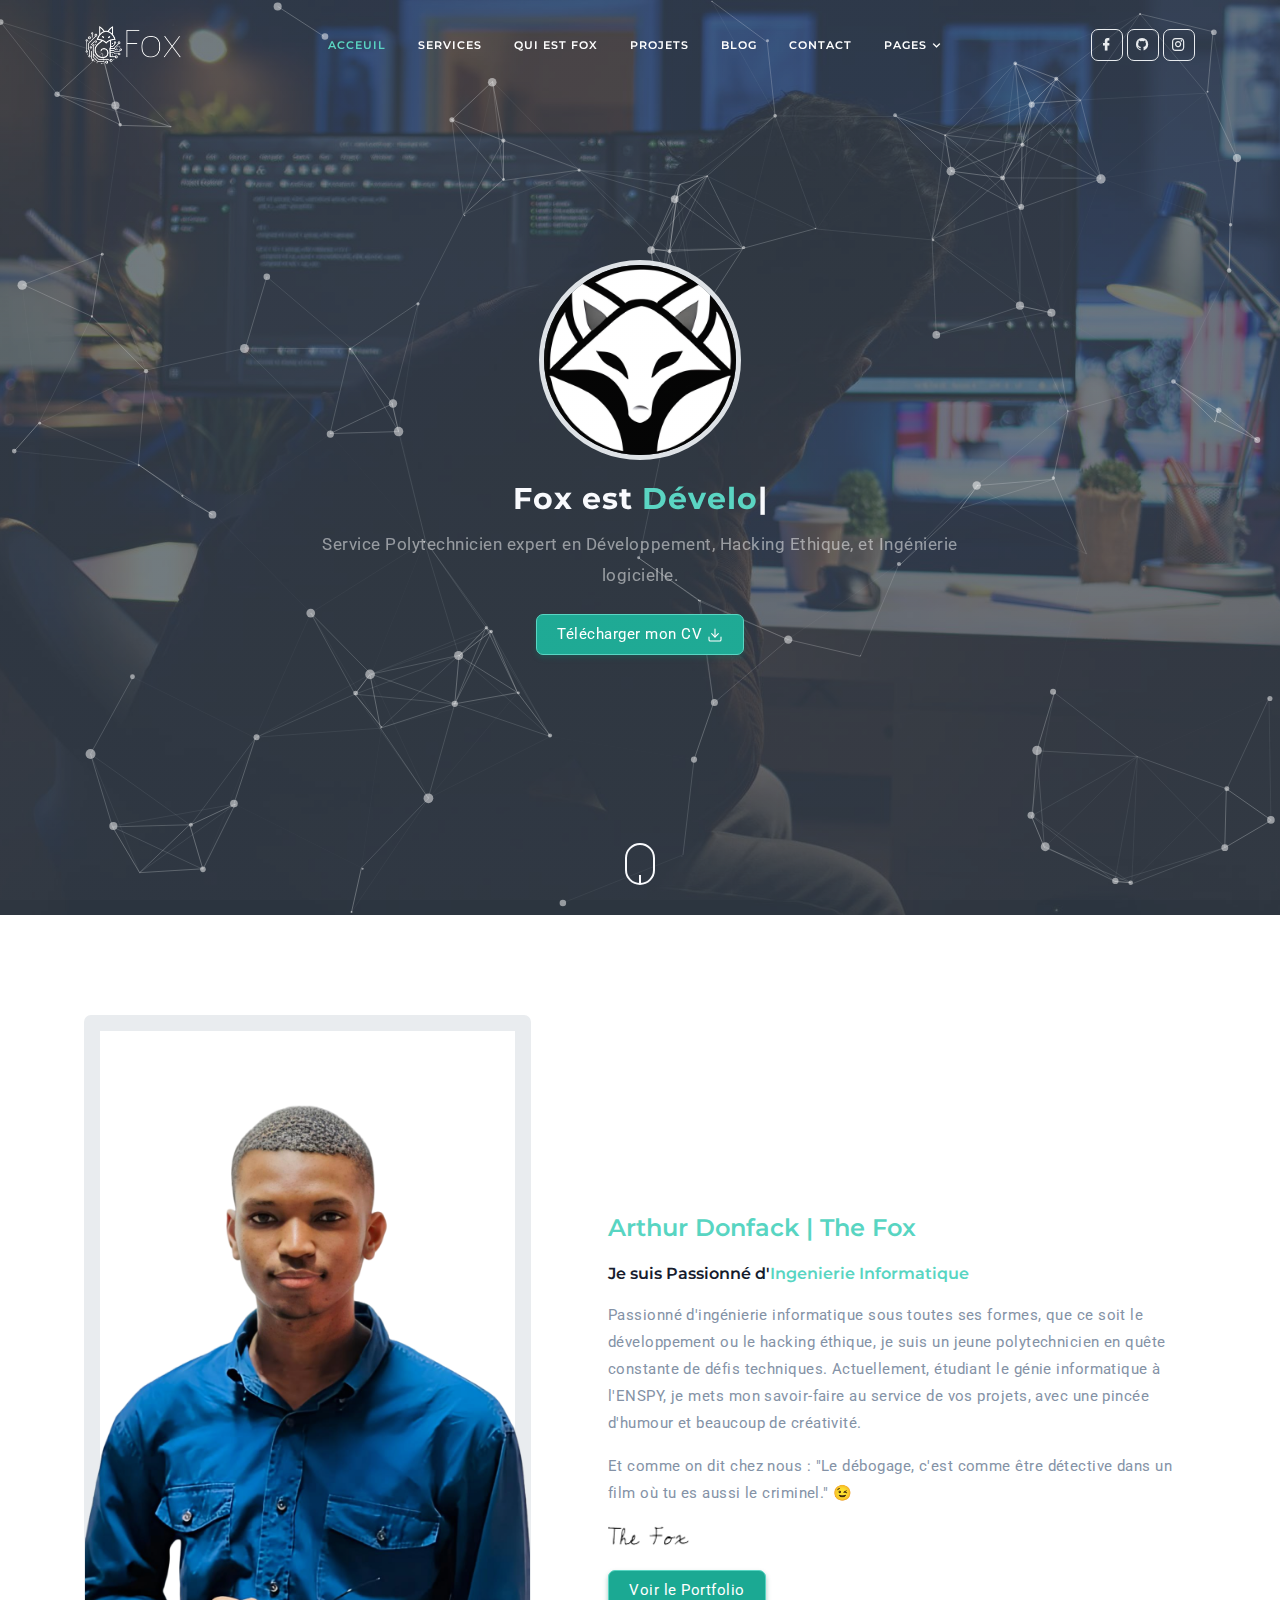
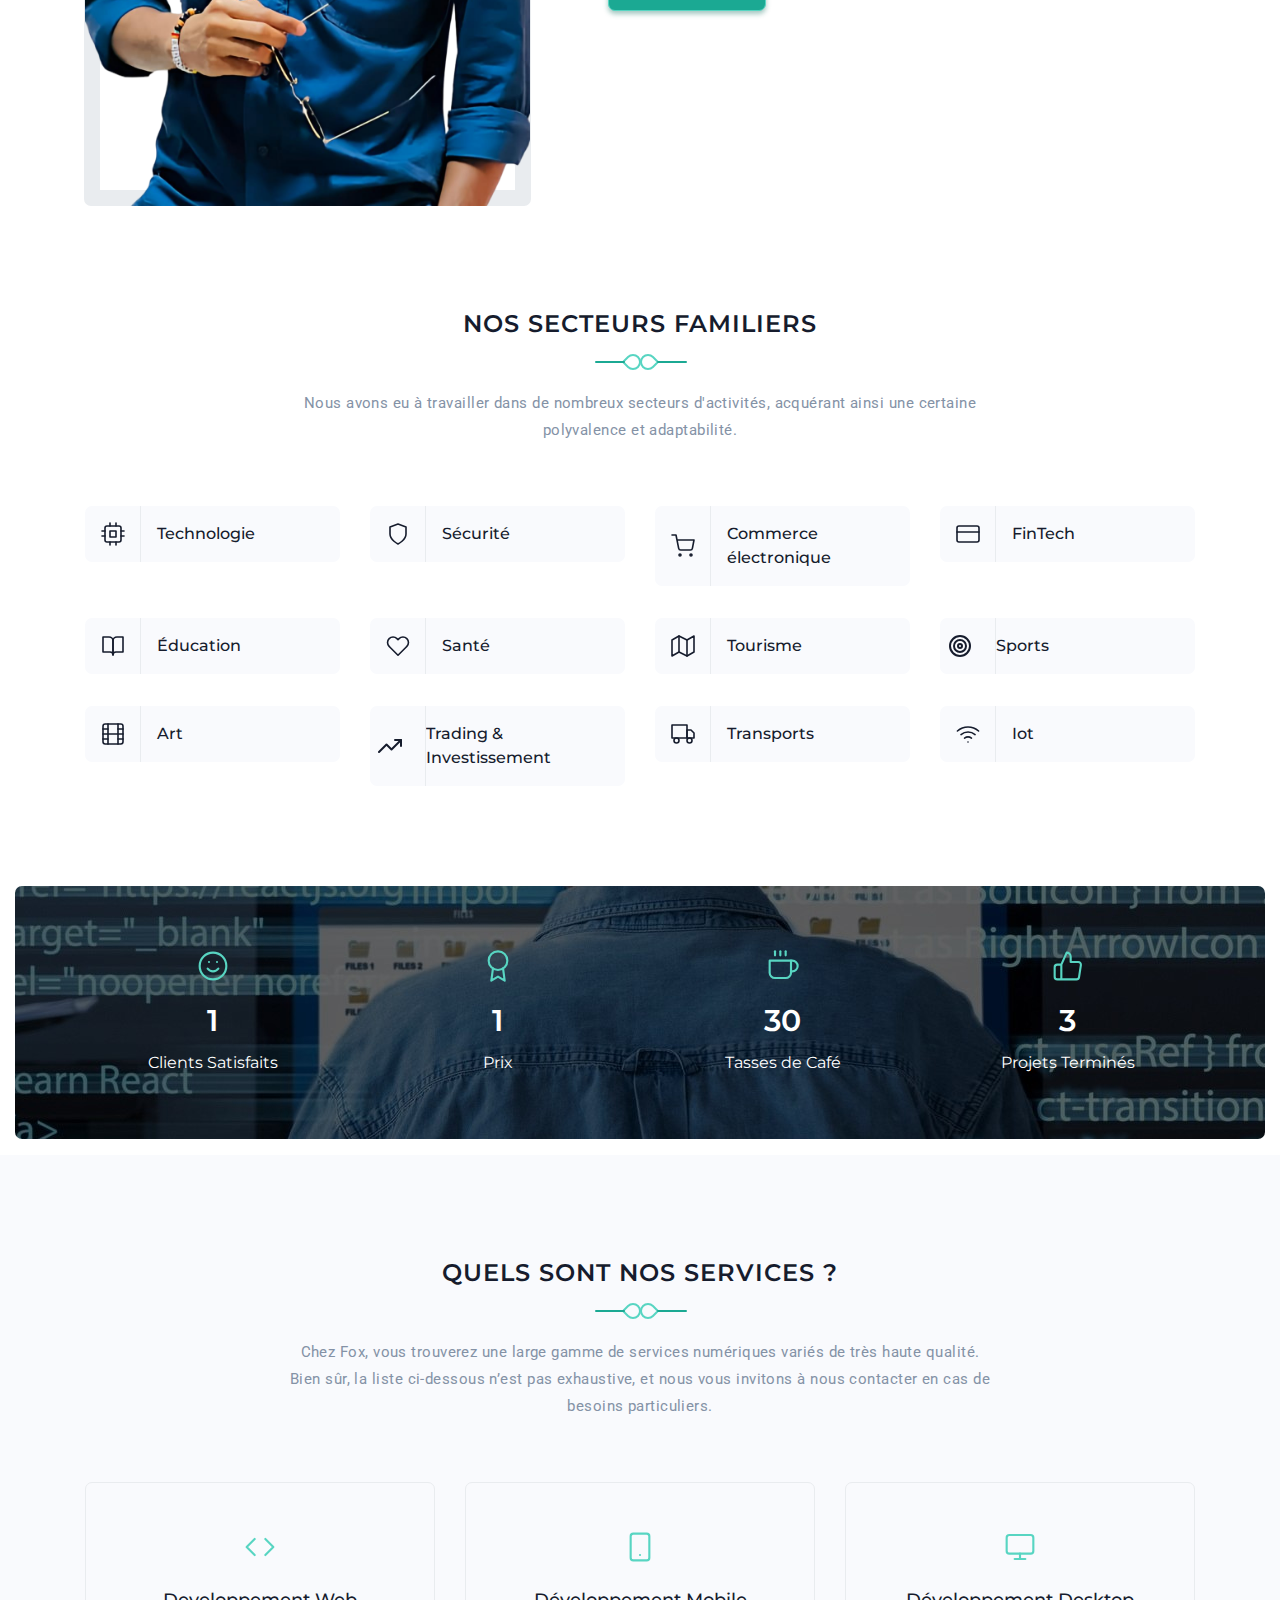
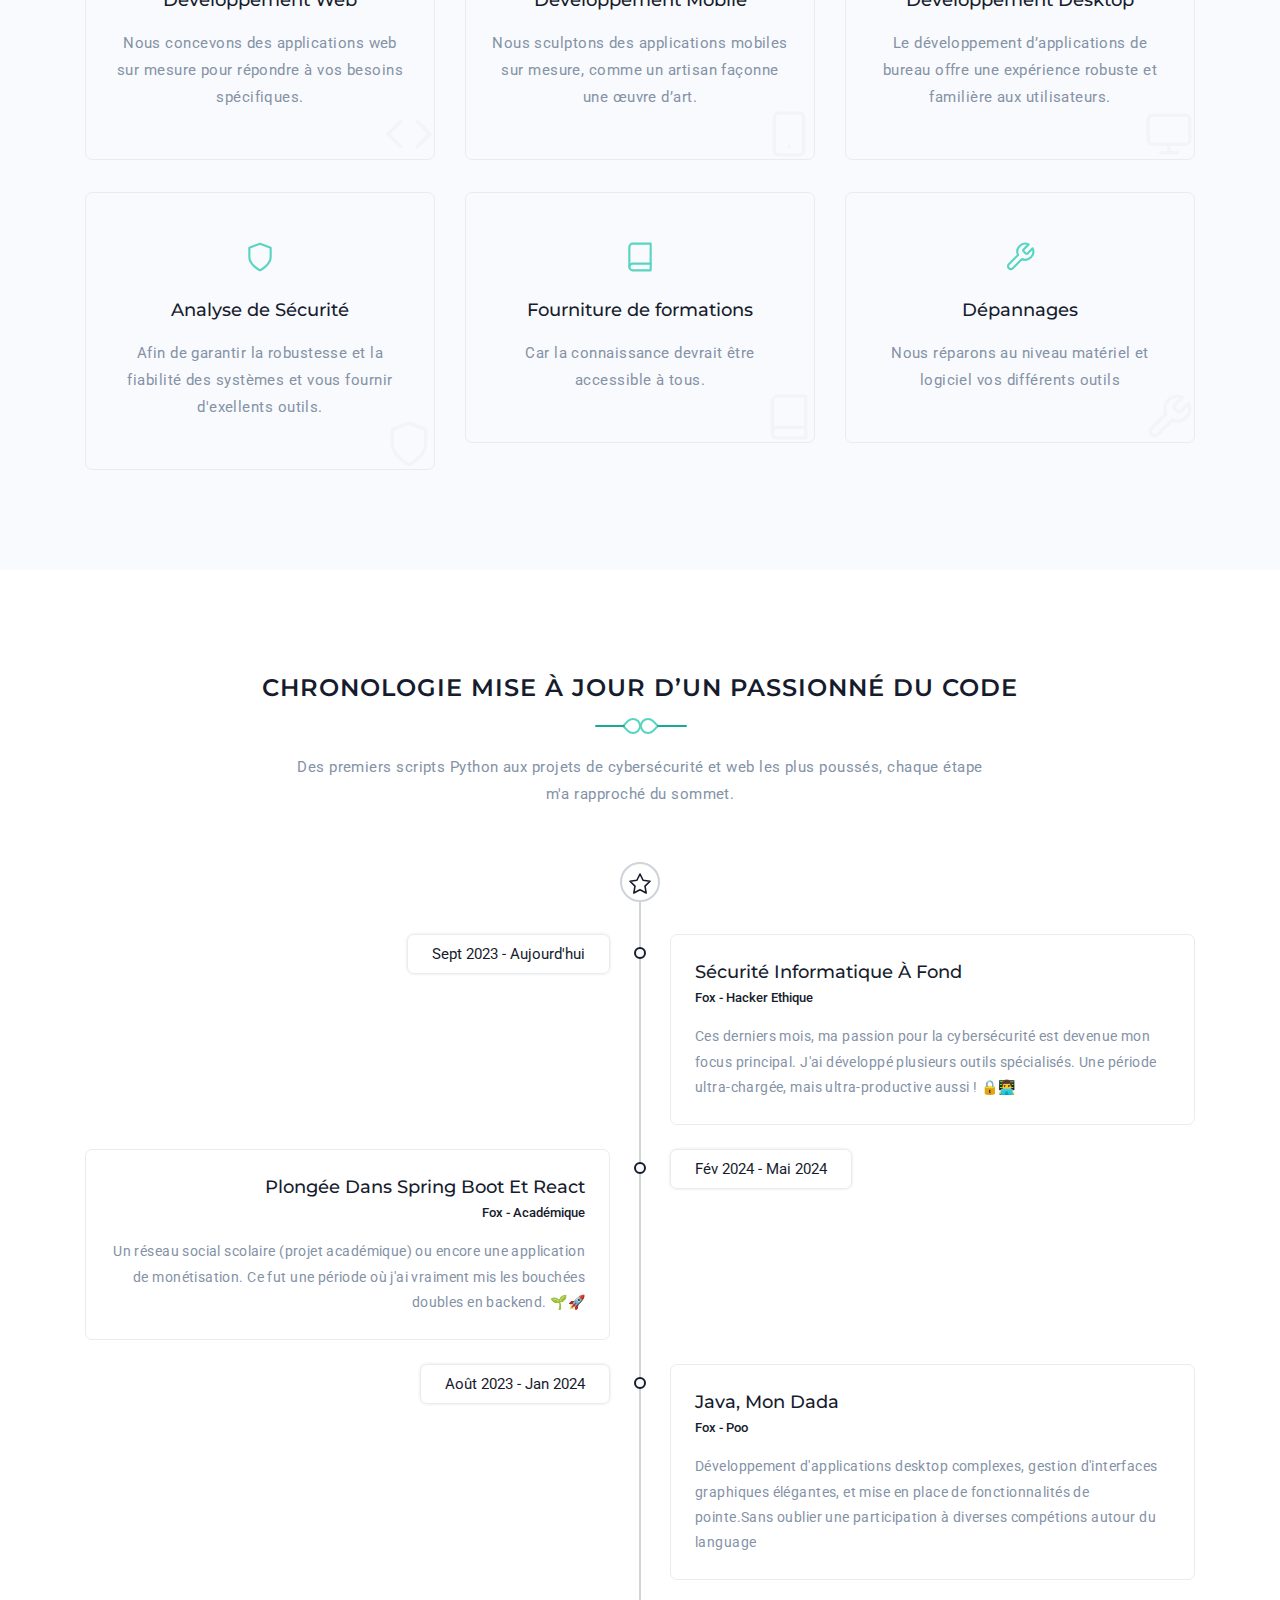
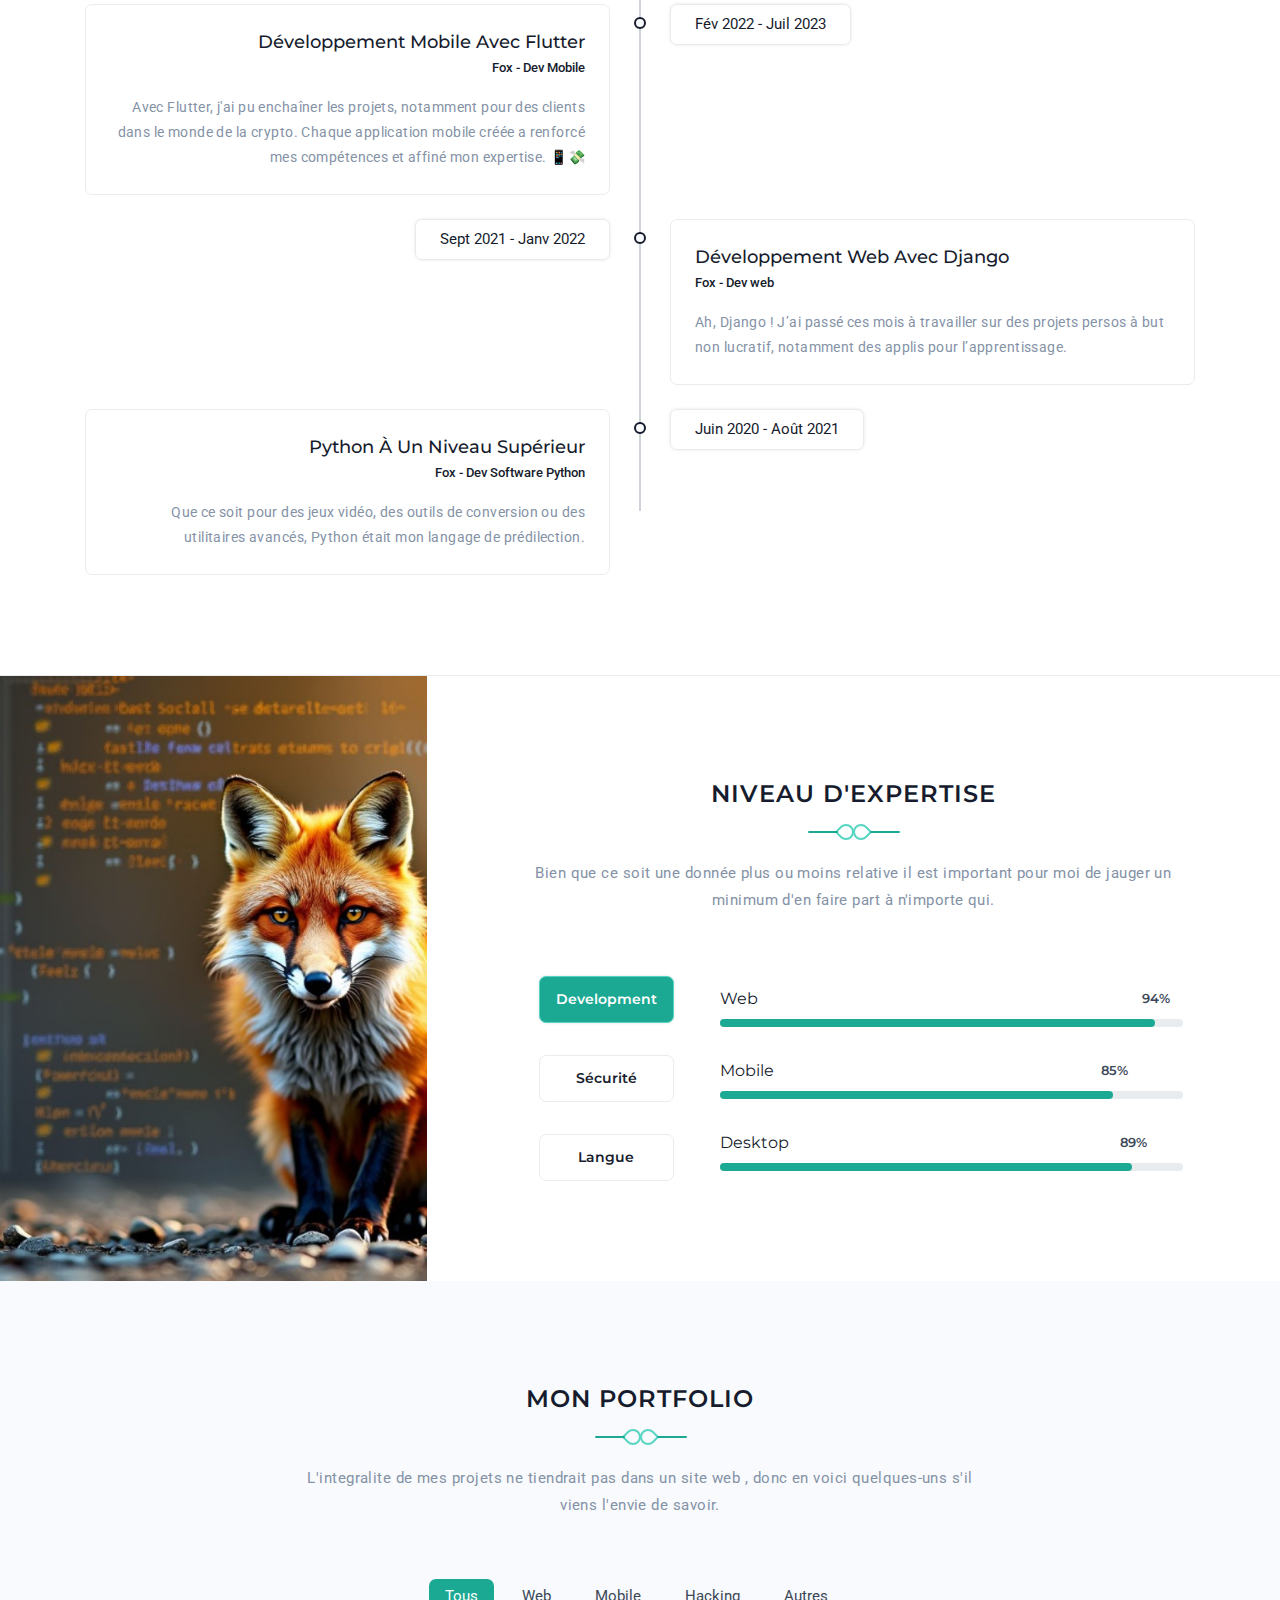
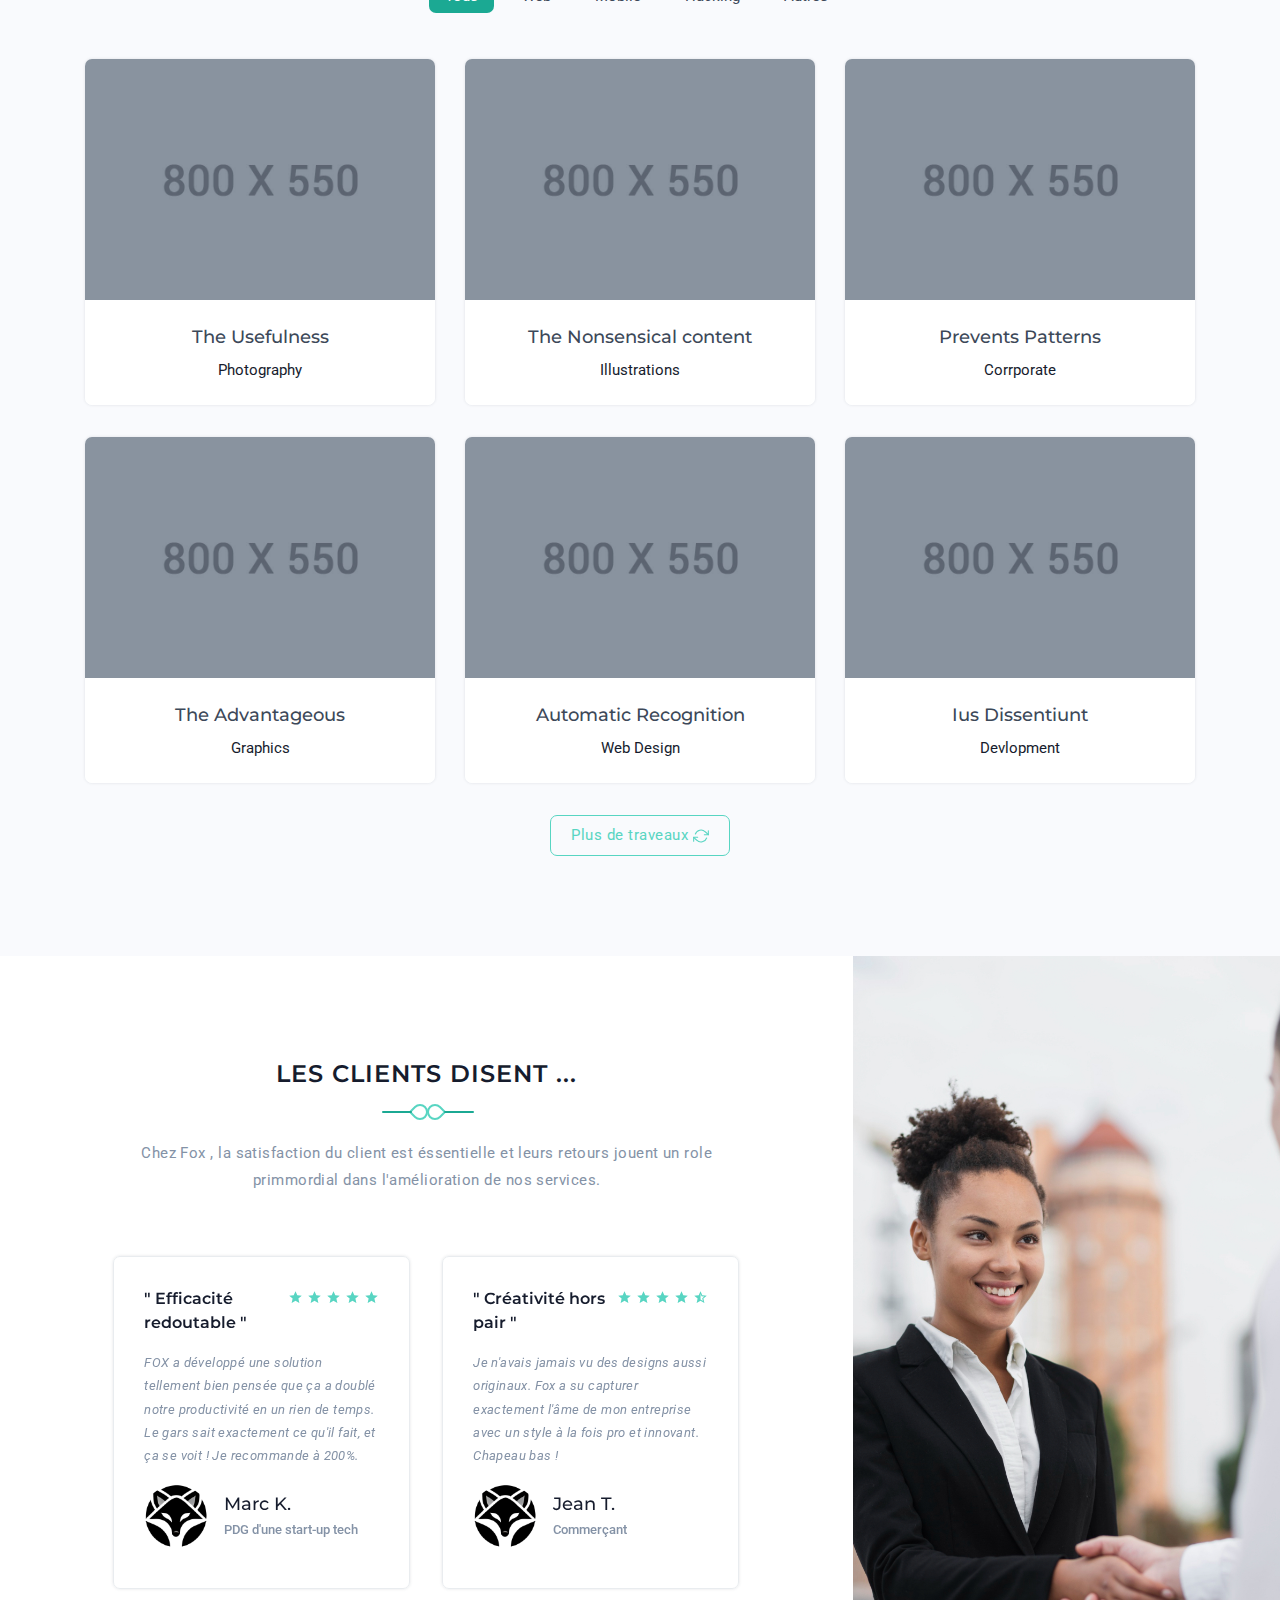
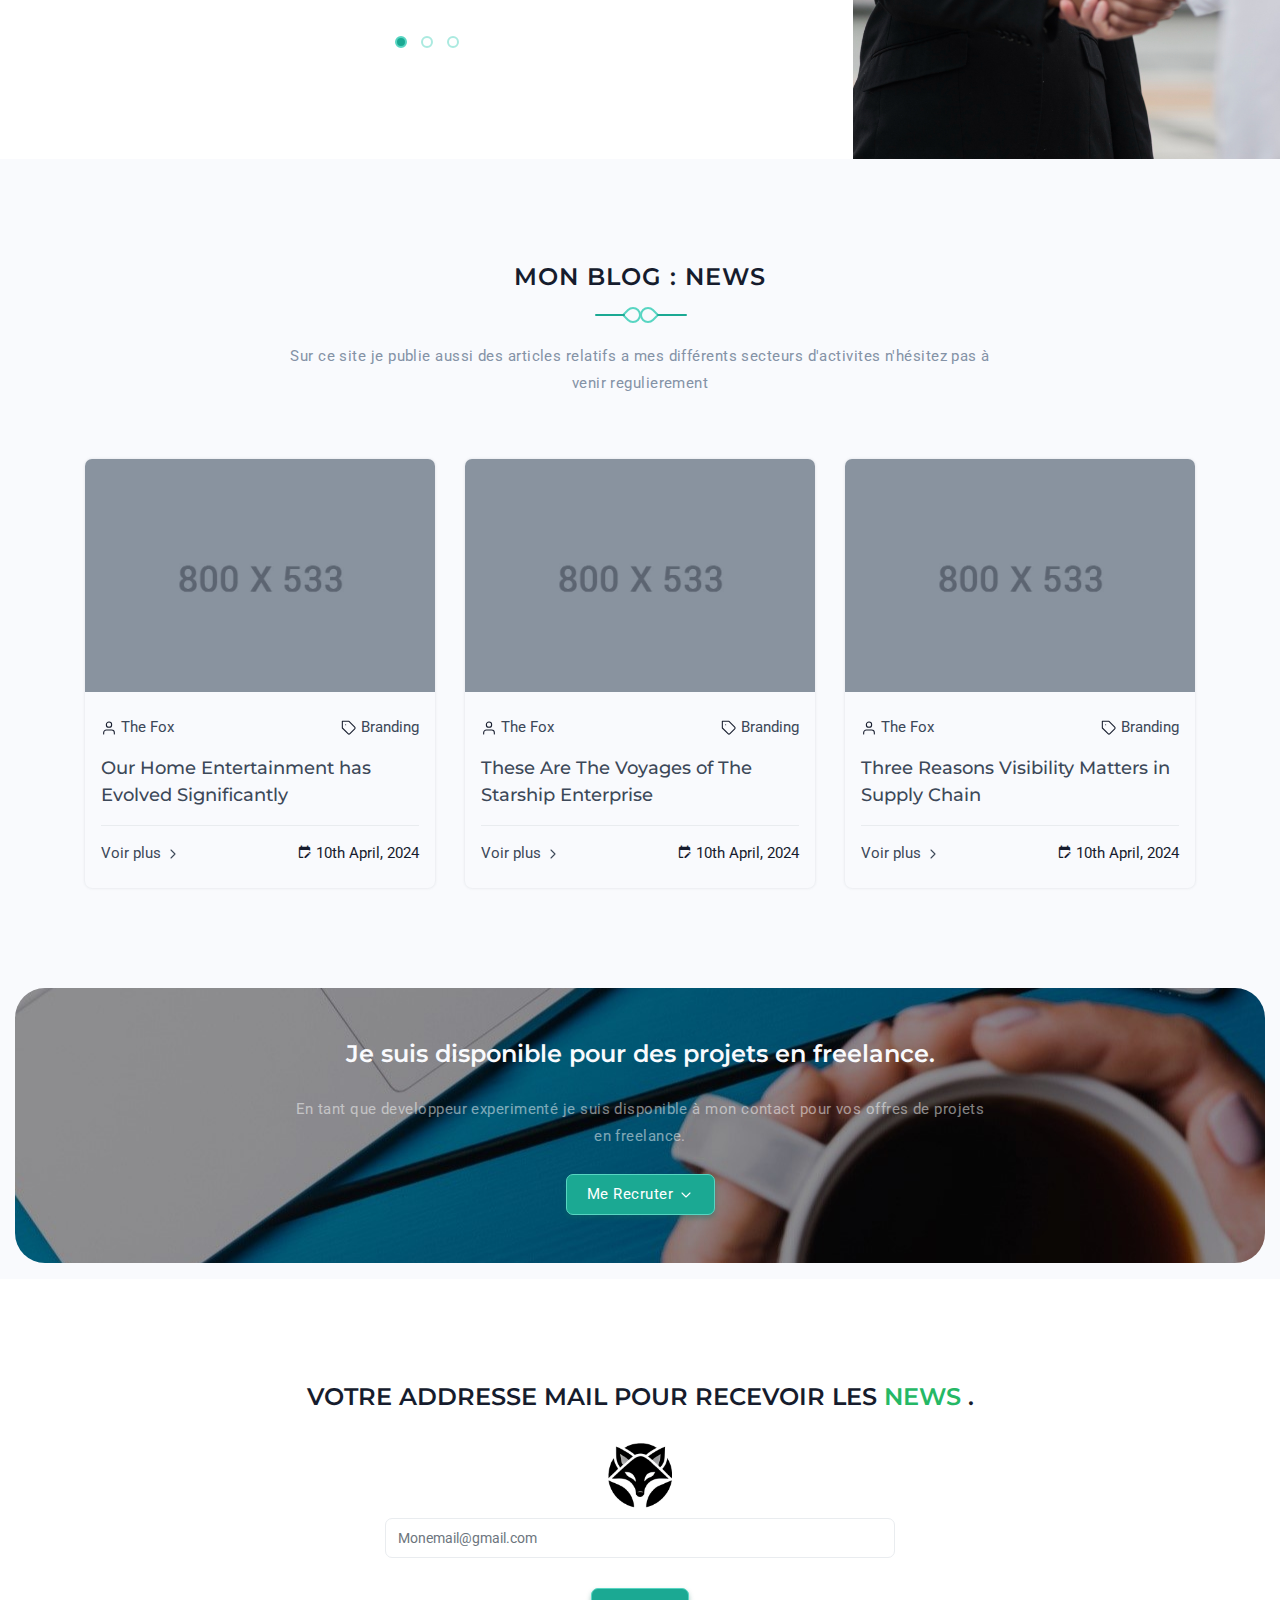
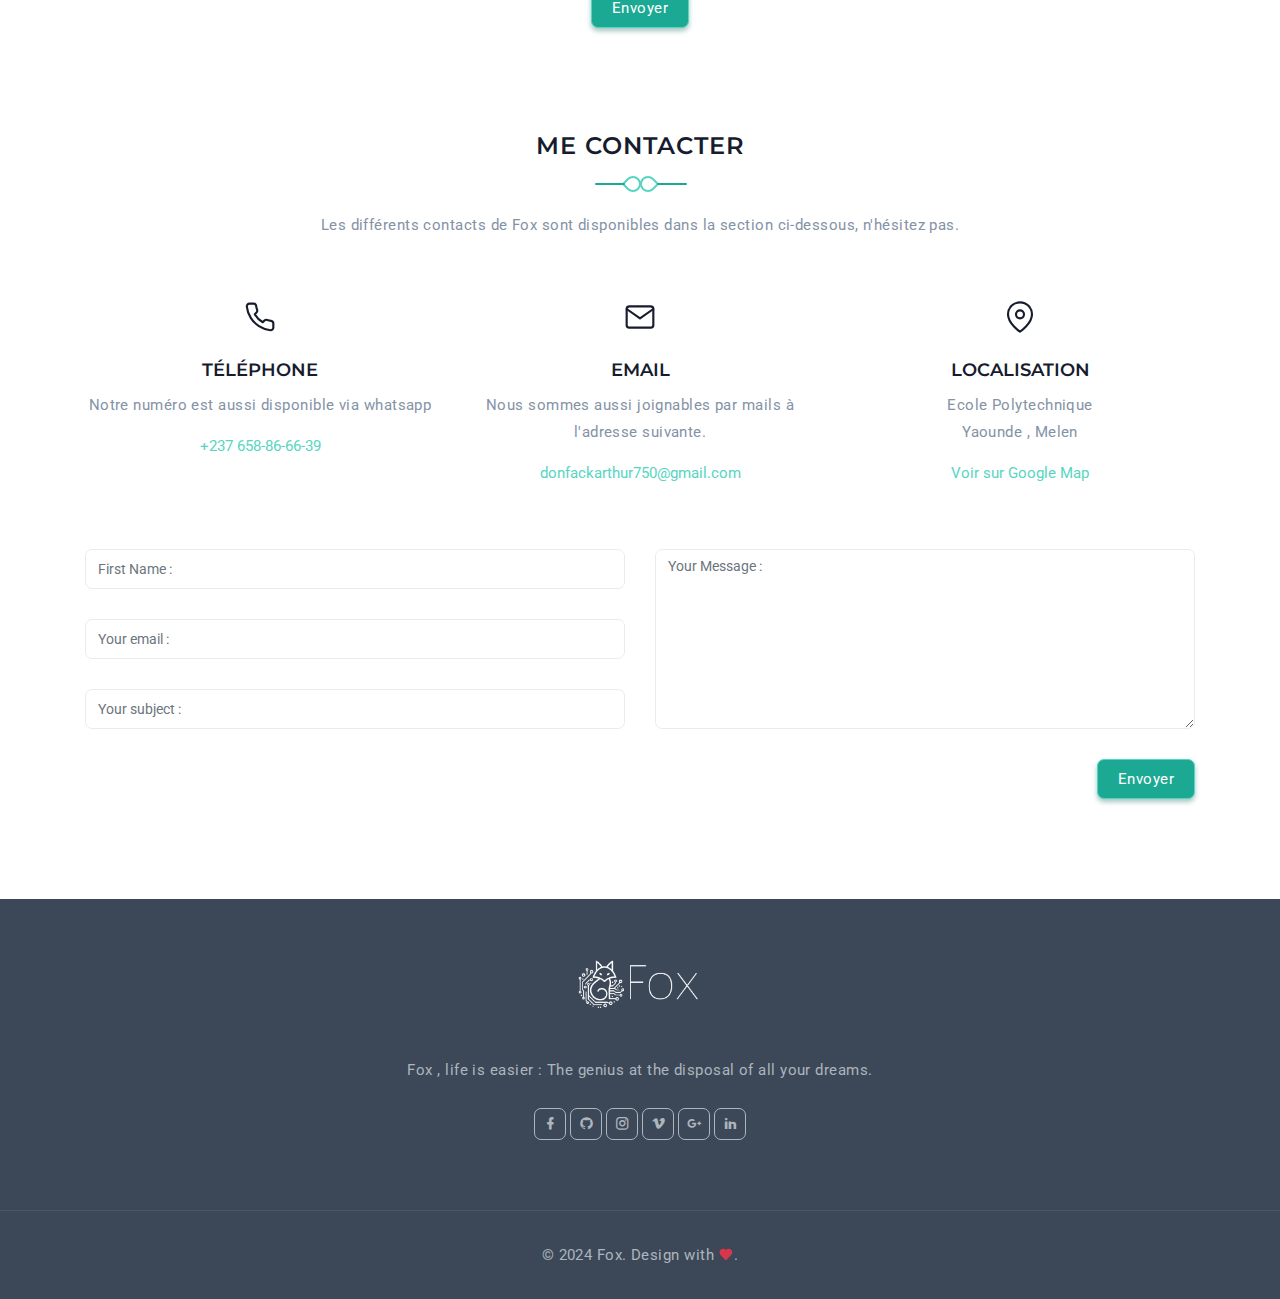
<file: index.html>
<!DOCTYPE html>
<html lang="en">

<head>
    <meta charset="utf-8" />
    <title>Fox - Service d'ingénierie Informatique</title>
    <meta name="viewport" content="width=device-width, initial-scale=1.0" />
    <meta name="description" content="Premium Bootstrap 4 Landing Page Template" />
    <meta name="keywords" content="bootstrap 4, premium, marketing, multipurpose" />
    <meta content="Shreethemes" name="author" />
    <!-- favicon -->
    <link rel="shortcut icon" href="images/favicon.png" />
    <!-- Bootstrap -->
    <link href="css/bootstrap.min.css" rel="stylesheet" type="text/css" />
    <!-- Magnific -->
    <link href="css/magnific-popup.css" rel="stylesheet" type="text/css" />
    <!-- Icon -->
    <link href="css/materialdesignicons.min.css" rel="stylesheet" type="text/css" />

    <!-- SLICK SLIDER -->
    <link rel="stylesheet" href="css/owl.carousel.min.css" />
    <link rel="stylesheet" href="css/owl.theme.css" />
    <link rel="stylesheet" href="css/owl.transitions.css" />
    <!-- Custom Css -->
    <link href="css/style.css" rel="stylesheet" type="text/css" id="theme-opt" />
    <link href="css/colors/default.css" rel="stylesheet" id="color-opt" />
    <link rel="stylesheet"
        href="https://cdn-uicons.flaticon.com/2.5.1/uicons-solid-straight/css/uicons-solid-straight.css" />
</head>

<body>
    <!-- Loader -->
    <div id="preloader">
        <div id="status">
            <div class="logo">
                <img src="images/logo-loader.png" height="150" class="d-block mx-auto" alt="" />
            </div>
            <div class="spinner">
                <div class="bounce1"></div>
                <div class="bounce2"></div>
                <div class="bounce3"></div>
            </div>
        </div>
    </div>
    <!-- Loader -->

    <!-- Navbar Start -->
    <nav class="navbar navbar-expand-lg fixed-top navbar-custom navbar-light sticky">
        <div class="container">
            <a class="navbar-brand" href="#">
                <img src="images/logo-fox-dark.png" class="l-dark" height="40" alt="" />
                <img src="images/logo-fox-light.png" class="l-light" height="40" alt="" />
            </a>
            <button class="navbar-toggler" type="button" data-toggle="collapse" data-target="#navbarCollapse"
                aria-controls="navbarCollapse" aria-expanded="false" aria-label="Toggle navigation">
                <span data-feather="menu" class="fea icon-md"></span></button><!--end button-->

            <div class="collapse navbar-collapse" id="navbarCollapse">
                <ul class="navbar-nav mx-auto">
                    <li class="nav-item active">
                        <a class="nav-link" href="#home">Acceuil</a>
                    </li>
                    <!--end nav item-->
                    <li class="nav-item">
                        <a class="nav-link" href="#services">Services</a>
                    </li>
                    <!--end nav item-->
                    <li class="nav-item">
                        <a class="nav-link" href="#resume">Qui est Fox</a>
                    </li>
                    <!--end nav item-->
                    <li class="nav-item">
                        <a class="nav-link" href="#projects">Projets</a>
                    </li>
                    <!--end nav item-->
                    <li class="nav-item">
                        <a class="nav-link" href="#news">Blog</a>
                    </li>
                    <!--end nav item-->
                    <li class="nav-item">
                        <a class="nav-link" href="#contact">Contact</a>
                    </li>
                    <!--end nav item-->
                    <li class="nav-item dropdown">
                        <a class="nav-link dropdown-toggle" href="javascript:void(0)" id="navbarDropdown" role="button"
                            data-toggle="dropdown" aria-haspopup="true" aria-expanded="false">Pages
                        </a>
                        <div class="dropdown-menu rounded m-0" aria-labelledby="navbarDropdown">
                            <div class="container mx-0 mx-md-0">
                                <div class="row">
                                    <div class="col-md-12">
                                        <a class="dropdown-item" href="page-blog.html">Blog</a>
                                        <a class="dropdown-item" href="page-blog-detail.html">Blog Detail</a>
                                        <a class="dropdown-item" href="page-portfolio.html">Portfolio</a>
                                        <a class="dropdown-item" href="page-portfolio-detail.html">Portfolio Detail</a>
                                    </div>
                                    <!--end col-->
                                </div>
                                <!--end row-->
                            </div>
                            <!--end container-->
                        </div>
                    </li>
                    <!--end nav item-->
                </ul>

                <ul class="list-unstyled mb-0 mt-2 mt-sm-0 social-icon light-social-icon">
                    <li class="list-inline-item">
                        <a href="javascript:void(0)"><i class="mdi mdi-facebook"></i></a>
                    </li>
                    <li class="list-inline-item">
                        <a href="javascript:void(0)"><i class="mdi mdi-github-circle"></i></a>
                    </li>
                    <li class="list-inline-item">
                        <a href="javascript:void(0)"><i class="mdi mdi-instagram"></i></a>
                    </li>
                </ul>
            </div>
        </div>
        <!--end container-->
    </nav>
    <!--end navbar-->
    <!-- Navbar End -->

    <!-- HOME START-->
    <section class="bg-home d-table w-100" style="background-image: url('images/home/bg2.jpg')" id="home">
        <div class="bg-overlay"></div>
        <div class="container position-relative" style="z-index: 1">
            <div class="row mt-5 mt-sm-0 justify-content-center">
                <div class="col-lg-12 text-center">
                    <div class="title-heading">
                        <img src="images/home/hero.jpg" class="img-fluid rounded-circle" alt="" />
                        <h3 class="heading text-light title-dark mt-3">
                            Fox est
                            <span class="element text-primary"
                                data-elements="Développeur Mobile, Développeur Web, Hacker Ethique, Développeur Software"></span>
                        </h3>
                        <p class="para-desc mx-auto text-white-50">
                            Service Polytechnicien expert en Développement, Hacking Ethique,
                            et Ingénierie logicielle.
                        </p>
                        <div class="mt-4">
                            <a href="javascript:void(0)" class="btn btn-primary rounded">Télécharger mon CV
                                <i data-feather="download" class="fea icon-sm"></i></a>
                        </div>
                    </div>
                </div>
                <!--end col-->
            </div>
            <!--end row-->
        </div>
        <!--end container-->
        <a href="#about" data-scroll-nav="1" class="mouse-icon mouse-icon-white rounded-pill bg-transparent mouse-down">
            <span class="wheel position-relative d-block mover"></span>
        </a>
    </section>
    <!--end section-->
    <!-- HOME END-->

    <!-- About Start -->
    <section class="section pb-3" id="about">
        <div class="container">
            <div class="row align-items-center">
                <div class="col-lg-5 col-md-5">
                    <div class="about-hero">
                        <img src="images/meFox.png" class="img-fluid mx-auto d-block about-tween position-relative"
                            alt="" />
                    </div>
                </div>
                <!--end col-->

                <div class="col-lg-7 col-md-7 mt-4 pt-2 mt-sm-0 pt-sm-0">
                    <div class="section-title mb-0 ml-lg-5 ml-md-3">
                        <h4 class="title text-primary mb-3">Arthur Donfack | The Fox</h4>
                        <h6 class="designation mb-3">
                            Je suis Passionné d'<span class="text-primary">Ingenierie Informatique</span>
                        </h6>
                        <p class="text-muted">
                            Passionné d'ingénierie informatique sous toutes ses formes, que
                            ce soit le développement ou le hacking éthique, je suis un jeune
                            polytechnicien en quête constante de défis techniques.
                            Actuellement, étudiant le génie informatique à l'ENSPY, je mets
                            mon savoir-faire au service de vos projets, avec une pincée
                            d'humour et beaucoup de créativité.
                        </p>
                        <p class="text-muted">
                            Et comme on dit chez nous : "Le débogage, c'est comme être
                            détective dans un film où tu es aussi le criminel." 😉
                        </p>

                        <img src="images/signature.png" height="22" alt="" />
                        <div class="mt-4">
                            <a href="#projects" class="btn btn-primary mouse-down">Voir le Portfolio</a>
                        </div>
                    </div>
                </div>
                <!--end col-->
            </div>
            <!--end row-->
        </div>
        <!--end container-->

        <div class="container mt-100 mt-60">
            <div class="row justify-content-center">
                <div class="col-12 text-center">
                    <div class="section-title">
                        <div class="titles">
                            <h4 class="title title-line text-uppercase mb-4 pb-4">
                                Nos Secteurs Familiers
                            </h4>
                            <span></span>
                        </div>
                        <p class="text-muted mx-auto para-desc mb-0">
                            Nous avons eu à travailler dans de nombreux secteurs
                            d'activités, acquérant ainsi une certaine polyvalence et
                            adaptabilité.
                        </p>
                    </div>
                </div>
                <!--end col-->
            </div>
            <!--end row-->
            <div class="row">
                <div class="col-lg-3 col-md-4 col-12 mt-4 pt-2">
                    <div class="interests-desc bg-light position-relative px-2 py-3 rounded">
                        <div class="hobbies d-flex align-items-center">
                            <div class="text-center rounded-pill mr-4">
                                <i data-feather="cpu" class="icon fea icon-md-sm"></i>
                            </div>
                            <div class="content">
                                <h6 class="title mb-0">Technologie</h6>
                            </div>
                        </div>
                    </div>
                </div>
                <!--end col-->

                <div class="col-lg-3 col-md-4 col-12 mt-4 pt-2">
                    <div class="interests-desc bg-light position-relative px-2 py-3 rounded">
                        <div class="hobbies d-flex align-items-center">
                            <div class="text-center rounded-pill mr-4">
                                <i data-feather="shield" class="icon fea icon-md-sm"></i>
                            </div>
                            <div class="content">
                                <h6 class="title mb-0">Sécurité</h6>
                            </div>
                        </div>
                    </div>
                </div>
                <!--end col-->

                <div class="col-lg-3 col-md-4 col-12 mt-4 pt-2">
                    <div class="interests-desc bg-light position-relative px-2 py-3 rounded">
                        <div class="hobbies d-flex align-items-center">
                            <div class="text-center rounded-pill mr-4">
                                <b data-feather="shopping-cart" class="icon fea icon-md-sm">$</b>
                            </div>
                            <div class="content">
                                <h6 class="title mb-0">Commerce électronique</h6>
                            </div>
                        </div>
                    </div>
                </div>
                <!--end col-->

                <div class="col-lg-3 col-md-4 col-12 mt-4 pt-2">
                    <div class="interests-desc bg-light position-relative px-2 py-3 rounded">
                        <div class="hobbies d-flex align-items-center">
                            <div class="text-center rounded-pill mr-4">
                                <i data-feather="credit-card" class="icon fea icon-md-sm"></i>
                            </div>
                            <div class="content">
                                <h6 class="title mb-0">FinTech</h6>
                            </div>
                        </div>
                    </div>
                </div>
                <!--end col-->

                <div class="col-lg-3 col-md-4 col-12 mt-4 pt-2">
                    <div class="interests-desc bg-light position-relative px-2 py-3 rounded">
                        <div class="hobbies d-flex align-items-center">
                            <div class="text-center rounded-pill mr-4">
                                <i data-feather="book-open" class="icon fea icon-md-sm"></i>
                            </div>
                            <div class="content">
                                <h6 class="title mb-0">Éducation</h6>
                            </div>
                        </div>
                    </div>
                </div>
                <!--end col-->

                <div class="col-lg-3 col-md-4 col-12 mt-4 pt-2">
                    <div class="interests-desc bg-light position-relative px-2 py-3 rounded">
                        <div class="hobbies d-flex align-items-center">
                            <div class="text-center rounded-pill mr-4">
                                <i data-feather="heart" class="icon fea icon-md-sm"></i>
                            </div>
                            <div class="content">
                                <h6 class="title mb-0">Santé</h6>
                            </div>
                        </div>
                    </div>
                </div>
                <!--end col-->

                <div class="col-lg-3 col-md-4 col-12 mt-4 pt-2">
                    <div class="interests-desc bg-light position-relative px-2 py-3 rounded">
                        <div class="hobbies d-flex align-items-center">
                            <div class="text-center rounded-pill mr-4">
                                <i data-feather="map" class="icon fea icon-md-sm"></i>
                            </div>
                            <div class="content">
                                <h6 class="title mb-0">Tourisme</h6>
                            </div>
                        </div>
                    </div>
                </div>
                <!--end col-->

                <div class="col-lg-3 col-md-4 col-12 mt-4 pt-2">
                    <div class="interests-desc bg-light position-relative px-2 py-3 rounded">
                        <div class="hobbies d-flex align-items-center">
                            <div class="text-center rounded-pill mr-4">
                                <i data-feather="target" class="fi fi-sr-arrow-trend-up"></i>
                            </div>
                            <div class="content">
                                <h6 class="title mb-0">Sports</h6>
                            </div>
                        </div>
                    </div>
                </div>
                <!--end col-->

                <div class="col-lg-3 col-md-4 col-12 mt-4 pt-2">
                    <div class="interests-desc bg-light position-relative px-2 py-3 rounded">
                        <div class="hobbies d-flex align-items-center">
                            <div class="text-center rounded-pill mr-4">
                                <i data-feather="film" class="icon fea icon-md-sm"></i>
                            </div>
                            <div class="content">
                                <h6 class="title mb-0">Art</h6>
                            </div>
                        </div>
                    </div>
                </div>
                <!--end col-->

                <div class="col-lg-3 col-md-4 col-12 mt-4 pt-2">
                    <div class="interests-desc bg-light position-relative px-2 py-3 rounded">
                        <div class="hobbies d-flex align-items-center">
                            <div class="text-center rounded-pill mr-4">
                                <i data-feather="trending-up" class="fi fi-sr-arrow-trend-up"></i>
                            </div>
                            <div class="content">
                                <h6 class="title mb-0">Trading & Investissement</h6>
                            </div>
                        </div>
                    </div>
                </div>
                <!--end col-->

                <div class="col-lg-3 col-md-4 col-12 mt-4 pt-2">
                    <div class="interests-desc bg-light position-relative px-2 py-3 rounded">
                        <div class="hobbies d-flex align-items-center">
                            <div class="text-center rounded-pill mr-4">
                                <i data-feather="truck" class="icon fea icon-md-sm"></i>
                            </div>
                            <div class="content">
                                <h6 class="title mb-0">Transports</h6>
                            </div>
                        </div>
                    </div>
                </div>
                <!--end col-->

                <div class="col-lg-3 col-md-4 col-12 mt-4 pt-2">
                    <div class="interests-desc bg-light position-relative px-2 py-3 rounded">
                        <div class="hobbies d-flex align-items-center">
                            <div class="text-center rounded-pill mr-4">
                                <i data-feather="wifi" class="icon fea icon-md-sm"></i>
                            </div>
                            <div class="content">
                                <h6 class="title mb-0">Iot</h6>
                            </div>
                        </div>
                    </div>
                </div>
                <!--end col-->
            </div>
        </div>
        <!--end container-->

        <div class="container-fluid mt-100 mt-60">
            <div class="rounded py-md-5 py-4" style="background: url('images/bg-counter2.jpg') center center">
                <div class="container">
                    <div class="row" id="counter">
                        <div class="col-lg-3 col-6">
                            <div class="counter-box rounded py-3 text-center">
                                <div class="counter-icon">
                                    <i data-feather="smile" class="fea icon-md text-primary"></i>
                                </div>
                                <h3 class="counter-value mt-3 text-white title-dark" data-count="35">
                                    1
                                </h3>
                                <h6 class="counter-head font-weight-normal mb-0 text-white title-dark">
                                    Clients Satisfaits
                                </h6>
                            </div>
                            <!--end counter box-->
                        </div>
                        <!--end col-->

                        <div class="col-lg-3 col-6">
                            <div class="counter-box rounded py-3 text-center">
                                <div class="counter-icon">
                                    <i data-feather="award" class="fea icon-md text-primary"></i>
                                </div>
                                <h3 class="counter-value mt-3 text-white title-dark" data-count="3">
                                    1
                                </h3>
                                <h6 class="counter-head font-weight-normal mb-0 text-white title-dark">
                                    Prix
                                </h6>
                            </div>
                            <!--end counter box-->
                        </div>
                        <!--end col-->

                        <div class="col-lg-3 col-6">
                            <div class="counter-box rounded py-3 text-center">
                                <div class="counter-icon">
                                    <i data-feather="coffee" class="fea icon-md text-primary"></i>
                                </div>
                                <h3 class="counter-value mt-3 text-white title-dark" data-count="3001">
                                    30
                                </h3>
                                <h6 class="counter-head font-weight-normal mb-0 text-white title-dark">
                                    Tasses de Café
                                </h6>
                            </div>
                            <!--end counter box-->
                        </div>
                        <!--end col-->

                        <div class="col-lg-3 col-6">
                            <div class="counter-box rounded py-3 text-center">
                                <div class="counter-icon">
                                    <i data-feather="thumbs-up" class="fea icon-md text-primary"></i>
                                </div>
                                <h3 class="counter-value mt-3 text-white title-dark" data-count="41">
                                    3
                                </h3>
                                <h6 class="counter-head font-weight-normal mb-0 text-white title-dark">
                                    Projets Terminés
                                </h6>
                            </div>
                            <!--end counter box-->
                        </div>
                        <!--end col-->
                    </div>
                    <!--end row-->
                </div>
                <!--end container-->
            </div>
            <!--end div-->
        </div>
        <!--end container fluid-->
    </section>
    <!-- About end -->

    <!-- Services Start -->
    <section class="section bg-light" id="services">
        <div class="container">
            <div class="row justify-content-center">
                <div class="col-12 text-center">
                    <div class="section-title">
                        <div class="titles">
                            <h4 class="title title-line text-uppercase mb-4 pb-4">
                                Quels sont nos Services ?
                            </h4>
                            <span></span>
                        </div>
                        <p class="text-muted mx-auto para-desc mb-0">
                            Chez Fox, vous trouverez une large gamme de services numériques
                            variés de très haute qualité. Bien sûr, la liste ci-dessous
                            n’est pas exhaustive, et nous vous invitons à nous contacter en
                            cas de besoins particuliers.
                        </p>
                    </div>
                </div>
                <!--end col-->
            </div>
            <!--end row-->

            <div class="row">
                <div class="col-lg-4 col-md-6 col-12 mt-4 pt-2">
                    <div
                        class="service-wrapper rounded position-relative text-center border border-footer p-4 pt-5 pb-5">
                        <div class="icon text-primary">
                            <i data-feather="code" class="fea icon-md"></i>
                        </div>
                        <div class="content mt-4">
                            <h5 class="title">Developpement Web</h5>
                            <p class="text-muted mt-3 mb-0">
                                Nous concevons des applications web sur mesure pour répondre à
                                vos besoins spécifiques.
                            </p>
                        </div>
                        <div class="big-icon">
                            <i data-feather="code" class="fea icons"></i>
                        </div>
                    </div>
                </div>
                <!--end col-->

                <div class="col-lg-4 col-md-6 col-12 mt-4 pt-2">
                    <div
                        class="service-wrapper rounded position-relative text-center border border-footer p-4 pt-5 pb-5">
                        <div class="icon text-primary">
                            <i data-feather="smartphone" class="fea icon-md"></i>
                        </div>
                        <div class="content mt-4">
                            <h5 class="title">Développement Mobile</h5>
                            <p class="text-muted mt-3 mb-0">
                                Nous sculptons des applications mobiles sur mesure, comme un
                                artisan façonne une œuvre d’art.
                            </p>
                        </div>
                        <div class="big-icon">
                            <i data-feather="smartphone" class="fea icons"></i>
                        </div>
                    </div>
                </div>
                <!--end col-->

                <div class="col-lg-4 col-md-6 col-12 mt-4 pt-2">
                    <div
                        class="service-wrapper rounded position-relative text-center border border-footer p-4 pt-5 pb-5">
                        <div class="icon text-primary">
                            <i data-feather="monitor" class="fea icon-md"></i>
                        </div>
                        <div class="content mt-4">
                            <h5 class="title">Développement Desktop</h5>
                            <p class="text-muted mt-3 mb-0">
                                Le développement d’applications de bureau offre une expérience
                                robuste et familière aux utilisateurs.
                            </p>
                        </div>
                        <div class="big-icon">
                            <i data-feather="monitor" class="fea icons"></i>
                        </div>
                    </div>
                </div>
                <!--end col-->

                <div class="col-lg-4 col-md-6 col-12 mt-4 pt-2">
                    <div
                        class="service-wrapper rounded position-relative text-center border border-footer p-4 pt-5 pb-5">
                        <div class="icon text-primary">
                            <i data-feather="shield" class="fea icon-md"></i>
                        </div>
                        <div class="content mt-4">
                            <h5 class="title">Analyse de Sécurité</h5>
                            <p class="text-muted mt-3 mb-0">
                                Afin de garantir la robustesse et la fiabilité des systèmes et
                                vous fournir d'exellents outils.
                            </p>
                        </div>
                        <div class="big-icon">
                            <i data-feather="shield" class="fea icons"></i>
                        </div>
                    </div>
                </div>
                <!--end col-->

                <div class="col-lg-4 col-md-6 col-12 mt-4 pt-2">
                    <div
                        class="service-wrapper rounded position-relative text-center border border-footer p-4 pt-5 pb-5">
                        <div class="icon text-primary">
                            <i data-feather="book" class="fea icon-md"></i>
                        </div>
                        <div class="content mt-4">
                            <h5 class="title">Fourniture de formations</h5>
                            <p class="text-muted mt-3 mb-0">
                                Car la connaissance devrait être accessible à tous.
                            </p>
                        </div>
                        <div class="big-icon">
                            <i data-feather="book" class="fea icons"></i>
                        </div>
                    </div>
                </div>
                <!--end col-->

                <div class="col-lg-4 col-md-6 col-12 mt-4 pt-2">
                    <div
                        class="service-wrapper rounded position-relative text-center border border-footer p-4 pt-5 pb-5">
                        <div class="icon text-primary">
                            <i data-feather="tool" class="fea icon-md"></i>
                        </div>
                        <div class="content mt-4">
                            <h5 class="title">Dépannages</h5>
                            <p class="text-muted mt-3 mb-0">
                                Nous réparons au niveau matériel et logiciel vos différents
                                outils
                            </p>
                        </div>
                        <div class="big-icon">
                            <i data-feather="tool" class="fea icons"></i>
                        </div>
                    </div>
                </div>
                <!--end col-->
            </div>
            <!--end row-->
        </div>
        <!--end container-->
    </section>
    <!-- Services End -->

    <!-- Resume Start -->
    <section class="section" id="resume">
        <div class="container">
            <div class="row justify-content-center">
                <div class="col-12 text-center">
                    <div class="section-title">
                        <div class="titles">
                            <h4 class="title title-line text-uppercase mb-4 pb-4">
                                Chronologie mise à jour d’un Passionné du Code
                            </h4>
                            <span></span>
                        </div>
                        <p class="text-muted mx-auto para-desc mb-0">
                            Des premiers scripts Python aux projets de cybersécurité et web
                            les plus poussés, chaque étape m'a rapproché du sommet.
                        </p>
                    </div>
                </div>
                <!--end col-->
            </div>
            <!--end row-->

            <div class="row">
                <div class="col-12">
                    <div class="main-icon rounded-pill text-center mt-4 pt-2">
                        <i data-feather="star" class="fea icon-md-sm"></i>
                    </div>
                    <div class="timeline-page pt-2 position-relative">
                        <div class="timeline-item mt-4">
                            <div class="row">
                                <div class="col-lg-6 col-md-6 col-sm-6">
                                    <div
                                        class="duration date-label-left border rounded p-2 pl-4 pr-4 position-relative shadow text-left">
                                        Sept 2023 - Aujourd'hui
                                    </div>
                                </div>
                                <!--end col-->
                                <div class="col-lg-6 col-md-6 col-sm-6">
                                    <div class="event event-description-right rounded p-4 border float-left text-left">
                                        <h5 class="title mb-0 text-capitalize">
                                            Sécurité Informatique à Fond
                                        </h5>
                                        <small class="company">Fox - Hacker Ethique</small>
                                        <p class="timeline-subtitle mt-3 mb-0 text-muted">
                                            Ces derniers mois, ma passion pour la cybersécurité est
                                            devenue mon focus principal. J'ai développé plusieurs
                                            outils spécialisés. Une période ultra-chargée, mais
                                            ultra-productive aussi ! 🔒👨‍💻
                                        </p>
                                    </div>
                                </div>
                                <!--end col-->
                            </div>
                            <!--end row-->
                        </div>
                        <!--end timeline item-->

                        <div class="timeline-item mt-4">
                            <div class="row">
                                <div class="col-lg-6 col-md-6 col-sm-6 order-sm-1 order-2">
                                    <div class="event event-description-left rounded p-4 border float-left text-right">
                                        <h5 class="title mb-0 text-capitalize">
                                            Plongée dans Spring Boot et React
                                        </h5>
                                        <small class="company">Fox - Académique</small>
                                        <p class="timeline-subtitle mt-3 mb-0 text-muted">
                                            Un réseau social scolaire (projet académique) ou encore
                                            une application de monétisation. Ce fut une période où
                                            j'ai vraiment mis les bouchées doubles en backend. 🌱🚀
                                        </p>
                                    </div>
                                </div>
                                <!--end col-->
                                <div class="col-lg-6 col-md-6 col-sm-6 order-sm-2 order-1">
                                    <div
                                        class="duration duration-right rounded border p-2 pl-4 pr-4 position-relative shadow text-left">
                                        Fév 2024 - Mai 2024
                                    </div>
                                </div>
                                <!--end col-->
                            </div>
                            <!--end row-->
                        </div>
                        <!--end timeline item-->

                        <div class="timeline-item mt-4">
                            <div class="row">
                                <div class="col-lg-6 col-md-6 col-sm-6">
                                    <div
                                        class="duration date-label-left border rounded p-2 pl-4 pr-4 position-relative shadow text-left">
                                        Août 2023 - Jan 2024
                                    </div>
                                </div>
                                <!--end col-->
                                <div class="col-lg-6 col-md-6 col-sm-6">
                                    <div class="event event-description-right rounded p-4 border float-left text-left">
                                        <h5 class="title mb-0 text-capitalize">Java, mon dada</h5>
                                        <small class="company">Fox - Poo</small>
                                        <p class="timeline-subtitle mt-3 mb-0 text-muted">
                                            Développement d'applications desktop complexes, gestion
                                            d'interfaces graphiques élégantes, et mise en place de
                                            fonctionnalités de pointe.Sans oublier une participation
                                            à diverses compétions autour du language
                                        </p>
                                    </div>
                                </div>
                                <!--end col-->
                            </div>
                            <!--end row-->
                        </div>
                        <!--end timeline item-->

                        <div class="timeline-item mt-4">
                            <div class="row">
                                <div class="col-lg-6 col-md-6 col-sm-6 order-sm-1 order-2">
                                    <div class="event event-description-left rounded p-4 border float-left text-right">
                                        <h5 class="title mb-0 text-capitalize">
                                            Développement Mobile avec Flutter
                                        </h5>
                                        <small class="company">Fox - Dev Mobile</small>
                                        <p class="timeline-subtitle mt-3 mb-0 text-muted">
                                            Avec Flutter, j'ai pu enchaîner les projets, notamment
                                            pour des clients dans le monde de la crypto. Chaque
                                            application mobile créée a renforcé mes compétences et
                                            affiné mon expertise. 📱💸
                                        </p>
                                    </div>
                                </div>
                                <!--end col-->
                                <div class="col-lg-6 col-md-6 col-sm-6 order-sm-2 order-1">
                                    <div
                                        class="duration duration-right rounded border p-2 pl-4 pr-4 position-relative shadow text-left">
                                        Fév 2022 - Juil 2023
                                    </div>
                                </div>
                                <!--end col-->
                            </div>
                            <!--end row-->
                        </div>
                        <!--end timeline item-->

                        <div class="timeline-item mt-4">
                            <div class="row">
                                <div class="col-lg-6 col-md-6 col-sm-6">
                                    <div
                                        class="duration date-label-left border rounded p-2 pl-4 pr-4 position-relative shadow text-left">
                                        Sept 2021 - Janv 2022
                                    </div>
                                </div>
                                <!--end col-->
                                <div class="col-lg-6 col-md-6 col-sm-6">
                                    <div class="event event-description-right rounded p-4 border float-left text-left">
                                        <h5 class="title mb-0 text-capitalize">
                                            Développement Web avec Django
                                        </h5>
                                        <small class="company">Fox - Dev web</small>
                                        <p class="timeline-subtitle mt-3 mb-0 text-muted">
                                            Ah, Django ! J’ai passé ces mois à travailler sur des
                                            projets persos à but non lucratif, notamment des applis
                                            pour l’apprentissage.
                                        </p>
                                    </div>
                                </div>
                                <!--end col-->
                            </div>
                            <!--end row-->
                        </div>
                        <!--end timeline item-->
                        <div class="timeline-item mt-4">
                            <div class="row">
                                <div class="col-lg-6 col-md-6 col-sm-6 order-sm-1 order-2">
                                    <div class="event event-description-left rounded p-4 border float-left text-right">
                                        <h5 class="title mb-0 text-capitalize">
                                            Python à un Niveau Supérieur
                                        </h5>
                                        <small class="company">Fox - Dev Software Python</small>
                                        <p class="timeline-subtitle mt-3 mb-0 text-muted">
                                            Que ce soit pour des jeux vidéo, des outils de
                                            conversion ou des utilitaires avancés, Python était mon
                                            langage de prédilection.
                                        </p>
                                    </div>
                                </div>
                                <!--end col-->
                                <div class="col-lg-6 col-md-6 col-sm-6 order-sm-2 order-1">
                                    <div
                                        class="duration duration-right rounded border p-2 pl-4 pr-4 position-relative shadow text-left">
                                        Juin 2020 - Août 2021
                                    </div>
                                </div>
                                <!--end col-->
                            </div>
                            <!--end row-->
                        </div>
                        <!--end timeline item-->
                    </div>
                    <!--end timeline page-->
                    <!-- TIMELINE END -->
                </div>
                <!--end col-->
            </div>
            <!--end row-->
        </div>
        <!--end container-->
    </section>
    <!--end section-->
    <!-- Skill End -->

    <!-- Skill & CTA START -->
    <section class="cta-full border-top">
        <div class="container-fluid">
            <div class="row position-relative">
                <div class="col-lg-4 padding-less img" style="background-image: url('images/ThePageSkill.jpg')"
                    data-jarallax='{"speed": 0.5}'></div>
                <!-- end col -->
                <div class="col-lg-8 offset-lg-4">
                    <div class="cta-full-img-box">
                        <div class="row justify-content-center">
                            <div class="col-12 text-center">
                                <div class="section-title">
                                    <div class="titles">
                                        <h4 class="title title-line text-uppercase mb-4 pb-4">
                                            Niveau D'expertise
                                        </h4>
                                        <span></span>
                                    </div>
                                    <p class="text-muted mx-auto para-desc mb-0">
                                        Bien que ce soit une donnée plus ou moins relative il est
                                        important pour moi de jauger un minimum d'en faire part à
                                        n'importe qui.
                                    </p>
                                </div>
                            </div>
                            <!--end col-->
                        </div>
                        <!--end row-->

                        <div class="row align-items-center">
                            <div class="col-lg-3 col-md-4 col-12">
                                <ul class="nav nav-pills flex-column px-0" id="pills-tab" role="tablist">
                                    <li class="nav-item mt-4 pt-2">
                                        <a class="nav-link rounded active" id="pills-cloud-tab" data-toggle="pill"
                                            href="#pills-cloud" role="tab" aria-controls="pills-cloud"
                                            aria-selected="false">
                                            <div class="skill-container text-center pt-1 pb-1">
                                                <h6 class="title mb-0">Development</h6>
                                            </div>
                                        </a><!--end nav link-->
                                    </li>
                                    <!--end nav item-->

                                    <li class="nav-item mt-4 pt-2">
                                        <a class="nav-link rounded" id="pills-smart-tab" data-toggle="pill"
                                            href="#pills-smart" role="tab" aria-controls="pills-smart"
                                            aria-selected="false">
                                            <div class="skill-container text-center pt-1 pb-1">
                                                <h6 class="title mb-0">Sécurité</h6>
                                            </div>
                                        </a><!--end nav link-->
                                    </li>
                                    <!--end nav item-->

                                    <li class="nav-item mt-4 pt-2">
                                        <a class="nav-link rounded" id="pills-apps-tab" data-toggle="pill"
                                            href="#pills-apps" role="tab" aria-controls="pills-apps"
                                            aria-selected="false">
                                            <div class="skill-container text-center pt-1 pb-1">
                                                <h6 class="title mb-0">Langue</h6>
                                            </div>
                                        </a><!--end nav link-->
                                    </li>
                                    <!--end nav item-->
                                </ul>
                                <!--end nav pills-->
                            </div>
                            <!--end col-->

                            <div class="col-lg-9 col-md-8 col-12">
                                <div class="tab-content pl-lg-4" id="pills-tabContent">
                                    <div class="tab-pane fade show active" id="pills-cloud" role="tabpanel"
                                        aria-labelledby="pills-cloud-tab">
                                        <div class="progress-box mt-4 pt-2">
                                            <h6 class="font-weight-normal">Web</h6>
                                            <div class="progress">
                                                <div class="progress-bar position-relative bg-primary"
                                                    style="width: 94%">
                                                    <div class="progress-value d-block text-dark h6">
                                                        94%
                                                    </div>
                                                </div>
                                            </div>
                                        </div>
                                        <!--end process box-->
                                        <div class="progress-box mt-4 pt-2">
                                            <h6 class="font-weight-normal">Mobile</h6>
                                            <div class="progress">
                                                <div class="progress-bar position-relative bg-primary"
                                                    style="width: 85%">
                                                    <div class="progress-value d-block text-dark h6">
                                                        85%
                                                    </div>
                                                </div>
                                            </div>
                                        </div>
                                        <!--end process box-->
                                        <div class="progress-box mt-4 pt-2">
                                            <h6 class="font-weight-normal">Desktop</h6>
                                            <div class="progress">
                                                <div class="progress-bar position-relative bg-primary"
                                                    style="width: 89%">
                                                    <div class="progress-value d-block text-dark h6">
                                                        89%
                                                    </div>
                                                </div>
                                            </div>
                                        </div>
                                        <!--end process box-->
                                    </div>
                                    <!--end teb pane-->

                                    <div class="tab-pane fade" id="pills-smart" role="tabpanel"
                                        aria-labelledby="pills-smart-tab">
                                        <div class="progress-box mt-4 pt-2">
                                            <h6 class="font-weight-normal">Conception D'outils</h6>
                                            <div class="progress">
                                                <div class="progress-bar position-relative bg-primary"
                                                    style="width: 74%">
                                                    <div class="progress-value d-block text-dark h6">
                                                        74%
                                                    </div>
                                                </div>
                                            </div>
                                        </div>
                                        <!--end process box-->
                                        <div class="progress-box mt-4 pt-2">
                                            <h6 class="font-weight-normal">Tests</h6>
                                            <div class="progress">
                                                <div class="progress-bar position-relative bg-primary"
                                                    style="width: 85%">
                                                    <div class="progress-value d-block text-dark h6">
                                                        85%
                                                    </div>
                                                </div>
                                            </div>
                                        </div>
                                        <!--end process box-->
                                        <div class="progress-box mt-4 pt-2">
                                            <h6 class="font-weight-normal">Protection</h6>
                                            <div class="progress">
                                                <div class="progress-bar position-relative bg-primary"
                                                    style="width: 99%">
                                                    <div class="progress-value d-block text-dark h6">
                                                        99%
                                                    </div>
                                                </div>
                                            </div>
                                        </div>
                                        <!--end process box-->
                                    </div>
                                    <!--end teb pane-->

                                    <div class="tab-pane fade" id="pills-apps" role="tabpanel"
                                        aria-labelledby="pills-apps-tab">
                                        <div class="progress-box mt-4 pt-2">
                                            <h6 class="font-weight-normal">Français</h6>
                                            <div class="progress">
                                                <div class="progress-bar position-relative bg-primary"
                                                    style="width: 99%">
                                                    <div class="progress-value d-block text-dark h6">
                                                        99%
                                                    </div>
                                                </div>
                                            </div>
                                        </div>
                                        <!--end process box-->
                                        <div class="progress-box mt-4 pt-2">
                                            <h6 class="font-weight-normal">Anglais - Oral</h6>
                                            <div class="progress">
                                                <div class="progress-bar position-relative bg-primary"
                                                    style="width: 50%">
                                                    <div class="progress-value d-block text-dark h6">
                                                        50%
                                                    </div>
                                                </div>
                                            </div>
                                        </div>
                                        <div class="progress-box mt-4 pt-2">
                                            <h6 class="font-weight-normal">Anglais - Ecrit</h6>
                                            <div class="progress">
                                                <div class="progress-bar position-relative bg-primary"
                                                    style="width: 80%">
                                                    <div class="progress-value d-block text-dark h6">
                                                        80%
                                                    </div>
                                                </div>
                                            </div>
                                        </div>
                                    </div>
                                    <!--end teb pane-->
                                </div>
                                <!--end tab content-->
                            </div>
                            <!--end col-->
                        </div>
                        <!-- end row -->
                    </div>
                    <!-- end about detail -->
                </div>
                <!-- end col -->
            </div>
            <!--end row-->
        </div>
        <!--end container fluid-->
    </section>
    <!--end section-->
    <!-- Skill & CTA End -->

    <!-- Projects End -->
    <section class="section bg-light" id="projects">
        <div class="container">
            <div class="row justify-content-center">
                <div class="col-12 text-center">
                    <div class="section-title">
                        <div class="titles">
                            <h4 class="title title-line text-uppercase mb-4 pb-4">
                                Mon PortFolio
                            </h4>
                            <span></span>
                        </div>
                        <p class="text-muted mx-auto para-desc mb-0">
                            L'integralite de mes projets ne tiendrait pas dans un site web ,
                            donc en voici quelques-uns s'il viens l'envie de savoir.
                        </p>
                    </div>
                </div>
                <!--end col-->
            </div>
            <!--end row-->
        </div>

        <div class="container">
            <div class="row mt-4 pt-2">
                <div class="col-lg-12">
                    <ul class="portfolioFilter text-center mb-0 list-unstyled">
                        <li class="list-inline-item mb-3">
                            <a href="#" data-filter="*" class="active text-dark mr-2 py-2 px-3 rounded">Tous</a>
                        </li>
                        <li class="list-inline-item mb-3">
                            <a href="#" data-filter=".natural" class="text-dark mr-2 py-2 px-3 rounded">Web</a>
                        </li>
                        <li class="list-inline-item mb-3">
                            <a href="#" data-filter=".creative" class="text-dark mr-2 py-2 px-3 rounded">Mobile</a>
                        </li>
                        <li class="list-inline-item mb-3">
                            <a href="#" data-filter=".personal" class="text-dark mr-2 py-2 px-3 rounded">Hacking</a>
                        </li>
                        <li class="list-inline-item mb-3">
                            <a href="#" data-filter=".photography" class="text-dark mr-2 py-2 px-3 rounded">Autres</a>
                        </li>
                    </ul>
                </div>
                <!--end col-->
            </div>
            <!--end row-->

            <div class="portfolioContainer row">
                <div class="col-lg-4 col-md-6 mt-4 pt-2 natural personal">
                    <div class="portfolio-box rounded shadow position-relative overflow-hidden">
                        <div class="portfolio-box-img position-relative overflow-hidden">
                            <img src="images/portfolio/1.jpg" class="img-fluid" alt="member-image" />
                            <div class="overlay-work">
                                <div class="work-content text-center">
                                    <a href="images/portfolio/1.jpg"
                                        class="text-light work-icon bg-dark d-inline-block rounded-pill mfp-image"><i
                                            data-feather="camera" class="fea icon-sm image-icon"></i></a>
                                </div>
                            </div>
                        </div>
                        <div class="gallary-title py-4 text-center">
                            <h5>
                                <a href="page-portfolio-detail.html" class="title text-dark">The Usefulness</a>
                            </h5>
                            <span>Photography</span>
                        </div>
                    </div>
                </div>
                <!--end col-->

                <div class="col-lg-4 col-md-6 mt-4 pt-2 creative personal photography">
                    <div class="portfolio-box rounded shadow position-relative overflow-hidden">
                        <div class="portfolio-box-img position-relative overflow-hidden">
                            <img src="images/portfolio/2.jpg" class="img-fluid" alt="member-image" />
                            <div class="overlay-work">
                                <div class="work-content text-center">
                                    <a href="http://vimeo.com/287684225"
                                        class="play-btn video-play-icon text-light work-icon bg-dark d-inline-block rounded-pill"><i
                                            data-feather="video" class="fea icon-sm image-icon"></i></a>
                                </div>
                            </div>
                        </div>
                        <div class="gallary-title py-4 text-center">
                            <h5>
                                <a href="page-portfolio-detail.html" class="title text-dark">The Nonsensical content</a>
                            </h5>
                            <span>Illustrations</span>
                        </div>
                    </div>
                </div>
                <!--end col-->

                <div class="col-lg-4 col-md-6 mt-4 pt-2 natural creative">
                    <div class="portfolio-box rounded shadow position-relative overflow-hidden">
                        <div class="portfolio-box-img position-relative overflow-hidden">
                            <img src="images/portfolio/4.jpg" class="img-fluid" alt="member-image" />
                            <div class="overlay-work">
                                <div class="work-content text-center">
                                    <a href="images/portfolio/4.jpg"
                                        class="text-light work-icon bg-dark d-inline-block rounded-pill mfp-image"><i
                                            data-feather="camera" class="fea icon-sm image-icon"></i></a>
                                </div>
                            </div>
                        </div>
                        <div class="gallary-title py-4 text-center">
                            <h5>
                                <a href="page-portfolio-detail.html" class="title text-dark">Prevents Patterns</a>
                            </h5>
                            <span>Corrporate</span>
                        </div>
                    </div>
                </div>
                <!--end col-->

                <div class="col-lg-4 col-md-6 mt-4 pt-2 personal photography">
                    <div class="portfolio-box rounded shadow position-relative overflow-hidden">
                        <div class="portfolio-box-img position-relative overflow-hidden">
                            <img src="images/portfolio/6.jpg" class="img-fluid" alt="member-image" />
                            <div class="overlay-work">
                                <div class="work-content text-center">
                                    <a href="images/portfolio/6.jpg"
                                        class="text-light work-icon bg-dark d-inline-block rounded-pill mfp-image"><i
                                            data-feather="camera" class="fea icon-sm image-icon"></i></a>
                                </div>
                            </div>
                        </div>
                        <div class="gallary-title py-4 text-center">
                            <h5>
                                <a href="page-portfolio-detail.html" class="title text-dark">The Advantageous</a>
                            </h5>
                            <span>Graphics</span>
                        </div>
                    </div>
                </div>
                <!--end col-->

                <div class="col-lg-4 col-md-6 mt-4 pt-2 creative photography">
                    <div class="portfolio-box rounded shadow position-relative overflow-hidden">
                        <div class="portfolio-box-img position-relative overflow-hidden">
                            <img src="images/portfolio/3.jpg" class="img-fluid" alt="member-image" />
                            <div class="overlay-work">
                                <div class="work-content text-center">
                                    <a href="http://vimeo.com/287684225"
                                        class="play-btn video-play-icon text-light work-icon bg-dark d-inline-block rounded-pill"><i
                                            data-feather="video" class="fea icon-sm image-icon"></i></a>
                                </div>
                            </div>
                        </div>
                        <div class="gallary-title py-4 text-center">
                            <h5>
                                <a href="page-portfolio-detail.html" class="title text-dark">Automatic Recognition</a>
                            </h5>
                            <span>Web Design</span>
                        </div>
                    </div>
                </div>
                <!--end col-->

                <div class="col-lg-4 col-md-6 mt-4 pt-2 natural creative">
                    <div class="portfolio-box rounded shadow position-relative overflow-hidden">
                        <div class="portfolio-box-img position-relative overflow-hidden">
                            <img src="images/portfolio/5.jpg" class="img-fluid" alt="member-image" />
                            <div class="overlay-work">
                                <div class="work-content text-center">
                                    <a href="images/portfolio/5.jpg"
                                        class="text-light work-icon bg-dark d-inline-block rounded-pill mfp-image"><i
                                            data-feather="camera" class="fea icon-sm image-icon"></i></a>
                                </div>
                            </div>
                        </div>
                        <div class="gallary-title py-4 text-center">
                            <h5>
                                <a href="page-portfolio-detail.html" class="title text-dark">
                                    Ius Dissentiunt
                                </a>
                            </h5>
                            <span>Devlopment</span>
                        </div>
                    </div>
                </div>
                <!--end col-->
            </div>
            <!-- End row -->

            <div class="row">
                <div class="col-lg-12 mt-4 pt-2">
                    <div class="text-center">
                        <a href="page-portfolio.html" class="btn btn-outline-primary">Plus de traveaux
                            <i data-feather="refresh-cw" class="fea icon-sm"></i></a>
                    </div>
                </div>
                <!--end col-->
            </div>
            <!--end row-->
        </div>
        <!--end container-->
    </section>
    <!--end section-->
    <!-- Projects End -->

    <!-- Testimonial Start -->
    <section class="cta-full">
        <div class="container-fluid">
            <div class="row position-relative">
                <div class="col-lg-8 order-2">
                    <div class="cta-full-img-box">
                        <div class="row justify-content-center">
                            <div class="col-12 text-center">
                                <div class="section-title">
                                    <div class="titles">
                                        <h4 class="title title-line text-uppercase mb-4 pb-4">
                                            Les clients disent ...
                                        </h4>
                                        <span></span>
                                    </div>
                                    <p class="text-muted mx-auto para-desc mb-0">
                                        Chez Fox , la satisfaction du client est éssentielle et
                                        leurs retours jouent un role primmordial dans
                                        l'amélioration de nos services.
                                    </p>
                                </div>
                            </div>
                            <!--end col-->
                        </div>
                        <!--end row-->

                        <div class="row">
                            <div class="col-12">
                                <div id="clients-testi" class="owl-carousel mt-3">
                                    <!--Start Client-->
                                    <div class="client-review border rounded m-3 mb-4 position-relative shadow">
                                        <div class="review-star">
                                            <ul class="list-unstyled float-right mb-0">
                                                <li class="list-inline-item text-primary">
                                                    <i class="mdi mdi-star"></i>
                                                </li>
                                                <li class="list-inline-item text-primary">
                                                    <i class="mdi mdi-star"></i>
                                                </li>
                                                <li class="list-inline-item text-primary">
                                                    <i class="mdi mdi-star"></i>
                                                </li>
                                                <li class="list-inline-item text-primary">
                                                    <i class="mdi mdi-star"></i>
                                                </li>
                                                <li class="list-inline-item text-primary">
                                                    <i class="mdi mdi-star"></i>
                                                </li>
                                            </ul>

                                            <div class="review-base">
                                                <h6 class="title">" Efficacité redoutable "</h6>
                                            </div>
                                        </div>
                                        <!--end review star-->

                                        <p class="text-muted review-para font-italic mt-3 mb-3" style="font-size: 13px">
                                            FOX a développé une solution tellement bien pensée que
                                            ça a doublé notre productivité en un rien de temps. Le
                                            gars sait exactement ce qu'il fait, et ça se voit ! Je
                                            recommande à 200%.
                                        </p>
                                        <div class="reviewer d-flex align-items-center">
                                            <img src="images/client/c.png"
                                                class="img-fluid rounded-circle avatar avatar-small mr-3" alt="" />
                                            <div class="content">
                                                <h5 class="name mb-0">Marc K.</h5>
                                                <small class="designation text-muted">PDG d'une start-up tech</small>
                                            </div>
                                        </div>
                                        <!--end reviewer-->
                                    </div>
                                    <!--end client review-->
                                    <!--End Client-->

                                    <!--Start Client-->
                                    <div class="client-review border rounded m-3 mb-4 position-relative shadow">
                                        <div class="review-star">
                                            <ul class="list-unstyled float-right mb-0">
                                                <li class="list-inline-item text-primary">
                                                    <i class="mdi mdi-star"></i>
                                                </li>
                                                <li class="list-inline-item text-primary">
                                                    <i class="mdi mdi-star"></i>
                                                </li>
                                                <li class="list-inline-item text-primary">
                                                    <i class="mdi mdi-star"></i>
                                                </li>
                                                <li class="list-inline-item text-primary">
                                                    <i class="mdi mdi-star"></i>
                                                </li>
                                                <li class="list-inline-item text-primary">
                                                    <i class="mdi mdi-star-half"></i>
                                                </li>
                                            </ul>

                                            <div class="review-base">
                                                <h6 class="title">" Créativité hors pair "</h6>
                                            </div>
                                        </div>
                                        <!--end review star-->

                                        <p class="text-muted review-para font-italic mt-3 mb-3" style="font-size: 13px">
                                            Je n'avais jamais vu des designs aussi originaux. Fox a
                                            su capturer exactement l'âme de mon entreprise avec un
                                            style à la fois pro et innovant. Chapeau bas !
                                        </p>
                                        <div class="reviewer d-flex align-items-center">
                                            <img src="images/client/c.png"
                                                class="img-fluid rounded-circle avatar avatar-small mr-3" alt="" />
                                            <div class="content">
                                                <h5 class="name mb-0">Jean T.</h5>
                                                <small class="designation text-muted">Commerçant</small>
                                            </div>
                                        </div>
                                        <!--end reviewer-->
                                    </div>
                                    <!--end client review-->
                                    <!--End Client-->

                                    <!--Start Client-->
                                    <div class="client-review border rounded m-3 mb-4 position-relative shadow">
                                        <div class="review-star">
                                            <ul class="list-unstyled float-right mb-0">
                                                <li class="list-inline-item text-primary">
                                                    <i class="mdi mdi-star"></i>
                                                </li>
                                                <li class="list-inline-item text-primary">
                                                    <i class="mdi mdi-star"></i>
                                                </li>
                                                <li class="list-inline-item text-primary">
                                                    <i class="mdi mdi-star"></i>
                                                </li>
                                                <li class="list-inline-item text-primary">
                                                    <i class="mdi mdi-star"></i>
                                                </li>
                                                <li class="list-inline-item text-primary">
                                                    <i class="mdi mdi-star"></i>
                                                </li>
                                            </ul>

                                            <div class="review-base">
                                                <h6 class="title">" Service client au top "</h6>
                                            </div>
                                        </div>
                                        <!--end review star-->

                                        <p class="text-muted review-para font-italic mt-3 mb-3" style="font-size: 13px">
                                            Non seulement ils livrent des solutions efficaces, mais
                                            en plus, ils sont super sympas et à l'écoute. Toujours
                                            prêts à améliorer ou adapter le projet selon mes
                                            besoins.
                                        </p>
                                        <div class="reviewer d-flex align-items-center">
                                            <img src="images/client/c.png"
                                                class="img-fluid rounded-circle avatar avatar-small mr-3" alt="" />
                                            <div class="content">
                                                <h5 class="name mb-0">Alice M.</h5>
                                                <small class="designation text-muted">Développeuse indépendante
                                                </small>
                                            </div>
                                        </div>
                                        <!--end reviewer-->
                                    </div>
                                    <!--end client review-->
                                    <!--End Client-->

                                    <!--Start Client-->
                                    <div class="client-review border rounded m-3 mb-4 position-relative shadow">
                                        <div class="review-star">
                                            <ul class="list-unstyled float-right mb-0">
                                                <li class="list-inline-item text-primary">
                                                    <i class="mdi mdi-star"></i>
                                                </li>
                                                <li class="list-inline-item text-primary">
                                                    <i class="mdi mdi-star"></i>
                                                </li>
                                                <li class="list-inline-item text-primary">
                                                    <i class="mdi mdi-star"></i>
                                                </li>
                                                <li class="list-inline-item text-primary">
                                                    <i class="mdi mdi-star"></i>
                                                </li>
                                                <li class="list-inline-item text-primary">
                                                    <i class="mdi mdi-star"></i>
                                                </li>
                                            </ul>

                                            <div class="review-base">
                                                <h6 class="title">" Prix imbattables "</h6>
                                            </div>
                                        </div>
                                        <!--end review star-->

                                        <p class="text-muted review-para font-italic mt-3 mb-3" style="font-size: 13px">
                                            Franchement, pour la qualité du service, je ne
                                            m'attendais pas à ce que ce soit aussi abordable. FOX
                                            m'a impressionné à tous les niveaux, de la technique aux
                                            tarifs.
                                        </p>
                                        <div class="reviewer d-flex align-items-center">
                                            <img src="images/client/c.png"
                                                class="img-fluid rounded-circle avatar avatar-small mr-3" alt="" />
                                            <div class="content">
                                                <h5 class="name mb-0">David P.t</h5>
                                                <small class="designation text-muted">Freelance en e-commerce</small>
                                            </div>
                                        </div>
                                        <!--end reviewer-->
                                    </div>
                                    <!--end client review-->
                                    <!--End Client-->

                                    <!--Start Client-->
                                    <div class="client-review border rounded m-3 mb-4 position-relative shadow">
                                        <div class="review-star">
                                            <ul class="list-unstyled float-right mb-0">
                                                <li class="list-inline-item text-primary">
                                                    <i class="mdi mdi-star"></i>
                                                </li>
                                                <li class="list-inline-item text-primary">
                                                    <i class="mdi mdi-star"></i>
                                                </li>
                                                <li class="list-inline-item text-primary">
                                                    <i class="mdi mdi-star"></i>
                                                </li>
                                                <li class="list-inline-item text-primary">
                                                    <i class="mdi mdi-star-half"></i>
                                                </li>
                                                <li class="list-inline-item text-primary">
                                                    <i class="mdi mdi-star-outline"></i>
                                                </li>
                                            </ul>

                                            <div class="review-base">
                                                <h6 class="title">" Innovation garantie "</h6>
                                            </div>
                                        </div>
                                        <!--end review star-->

                                        <p class="text-muted review-para font-italic mt-3 mb-3" style="font-size: 13px">
                                            Le projet que FOX a réalisé pour nous est tout
                                            simplement révolutionnaire. Ils sont venus avec des
                                            idées auxquelles je n'aurais jamais pensé, tout en
                                            restant proches de notre vision.
                                        </p>
                                        <div class="reviewer d-flex align-items-center">
                                            <img src="images/client/c.png"
                                                class="img-fluid rounded-circle avatar avatar-small mr-3" alt="" />
                                            <div class="content">
                                                <h5 class="name mb-0">Sarah B.</h5>
                                                <small class="designation text-muted">Directrice marketing</small>
                                            </div>
                                        </div>
                                        <!--end reviewer-->
                                    </div>
                                    <!--end client review-->
                                    <!--End Client-->

                                    <!--Start Client-->
                                    <div class="client-review border rounded m-3 mb-4 position-relative shadow">
                                        <div class="review-star">
                                            <ul class="list-unstyled float-right mb-0">
                                                <li class="list-inline-item text-primary">
                                                    <i class="mdi mdi-star"></i>
                                                </li>
                                                <li class="list-inline-item text-primary">
                                                    <i class="mdi mdi-star"></i>
                                                </li>
                                                <li class="list-inline-item text-primary">
                                                    <i class="mdi mdi-star"></i>
                                                </li>
                                                <li class="list-inline-item text-primary">
                                                    <i class="mdi mdi-star"></i>
                                                </li>
                                                <li class="list-inline-item text-primary">
                                                    <i class="mdi mdi-star"></i>
                                                </li>
                                            </ul>

                                            <div class="review-base">
                                                <h6 class="title">" Sérieux "</h6>
                                            </div>
                                        </div>
                                        <!--end review star-->

                                        <p class="text-muted review-para font-italic mt-3 mb-3" style="font-size: 13px">
                                            Je pouvais leur écrire à n'importe quelle heure, et ils
                                            répondaient avec des solutions directes et concrètes.
                                            Travail de qualité, dans les temps. Que demander de plus
                                            ?
                                        </p>
                                        <div class="reviewer d-flex align-items-center">
                                            <img src="images/client/c.png"
                                                class="img-fluid rounded-circle avatar avatar-small mr-3" alt="" />
                                            <div class="content">
                                                <h5 class="name mb-0">Kouamé J.</h5>
                                                <small class="designation text-muted">Entrepreneur</small>
                                            </div>
                                        </div>
                                        <!--end reviewer-->
                                    </div>
                                    <!--end client review-->
                                    <!--End Client-->
                                </div>
                                <!--end testi rev iew-->
                            </div>
                            <!--end col-->
                        </div>
                        <!--end row-->
                    </div>
                    <!-- end about detail -->
                </div>
                <!-- end col -->

                <div class="col-lg-4 offset-lg-8 padding-less img order-1"
                    style="background-image: url('images/clients.jpg')" data-jarallax='{"speed": 0.5}'></div>
                <!-- end col -->
            </div>
            <!--end row-->
        </div>
        <!--end container fluid-->
    </section>
    <!--end section-->
    <!-- Testimonial End -->

    <!-- Blog Start -->
    <section class="section bg-light pb-3" id="news">
        <div class="container">
            <div class="row justify-content-center">
                <div class="col-12 text-center">
                    <div class="section-title">
                        <div class="titles">
                            <h4 class="title title-line text-uppercase mb-4 pb-4">
                                Mon Blog : News
                            </h4>
                            <span></span>
                        </div>
                        <p class="text-muted mx-auto para-desc mb-0">
                            Sur ce site je publie aussi des articles relatifs a mes
                            différents secteurs d'activites n'hésitez pas à venir
                            regulierement
                        </p>
                    </div>
                </div>
                <!--end col-->
            </div>
            <!--end row-->

            <div class="row">
                <div class="col-lg-4 col-md-6 col-12 mt-4 pt-2">
                    <div class="blog-post rounded shadow">
                        <img src="images/blog/01.jpg" class="img-fluid rounded-top" alt="" />
                        <div class="content pt-4 pb-4 p-3">
                            <ul class="list-unstyled d-flex justify-content-between post-meta">
                                <li>
                                    <i data-feather="user" class="fea icon-sm mr-1"></i><a href="javascript:void(0)"
                                        class="text-dark">The Fox</a>
                                </li>
                                <li>
                                    <i data-feather="tag" class="fea icon-sm mr-1"></i><a href="javascript:void(0)"
                                        class="text-dark">Branding</a>
                                </li>
                            </ul>
                            <h5 class="mb-3">
                                <a href="page-blog-detail.html" class="title text-dark">Our Home Entertainment has
                                    Evolved Significantly</a>
                            </h5>
                            <ul class="list-unstyled mb-0 pt-3 border-top d-flex justify-content-between">
                                <li>
                                    <a href="javascript:void(0)" class="text-dark">Voir plus
                                        <i data-feather="chevron-right" class="fea icon-sm"></i></a>
                                </li>
                                <li>
                                    <i class="mdi mdi-calendar-edit mr-1"></i>10th April, 2024
                                </li>
                            </ul>
                        </div>
                        <!--end content-->
                    </div>
                    <!--end blog post-->
                </div>
                <!--end col-->

                <div class="col-lg-4 col-md-6 col-12 mt-4 pt-2">
                    <div class="blog-post rounded shadow">
                        <img src="images/blog/02.jpg" class="img-fluid rounded-top" alt="" />
                        <div class="content pt-4 pb-4 p-3">
                            <ul class="list-unstyled d-flex justify-content-between post-meta">
                                <li>
                                    <i data-feather="user" class="fea icon-sm mr-1"></i><a href="javascript:void(0)"
                                        class="text-dark">The Fox</a>
                                </li>
                                <li>
                                    <i data-feather="tag" class="fea icon-sm mr-1"></i><a href="javascript:void(0)"
                                        class="text-dark">Branding</a>
                                </li>
                            </ul>
                            <h5 class="mb-3">
                                <a href="page-blog-detail.html" class="title text-dark">These Are The Voyages of The
                                    Starship Enterprise</a>
                            </h5>
                            <ul class="list-unstyled mb-0 pt-3 border-top d-flex justify-content-between">
                                <li>
                                    <a href="javascript:void(0)" class="text-dark">Voir plus
                                        <i data-feather="chevron-right" class="fea icon-sm"></i></a>
                                </li>
                                <li>
                                    <i class="mdi mdi-calendar-edit mr-1"></i>10th April, 2024
                                </li>
                            </ul>
                        </div>
                        <!--end content-->
                    </div>
                    <!--end blog post-->
                </div>
                <!--end col-->

                <div class="col-lg-4 col-md-6 col-12 mt-4 pt-2">
                    <div class="blog-post rounded shadow">
                        <img src="images/blog/03.jpg" class="img-fluid rounded-top" alt="" />
                        <div class="content pt-4 pb-4 p-3">
                            <ul class="list-unstyled d-flex justify-content-between post-meta">
                                <li>
                                    <i data-feather="user" class="fea icon-sm mr-1"></i><a href="javascript:void(0)"
                                        class="text-dark">The Fox</a>
                                </li>
                                <li>
                                    <i data-feather="tag" class="fea icon-sm mr-1"></i><a href="javascript:void(0)"
                                        class="text-dark">Branding</a>
                                </li>
                            </ul>
                            <h5 class="mb-3">
                                <a href="page-blog-detail.html" class="title text-dark">Three Reasons Visibility Matters
                                    in Supply Chain</a>
                            </h5>
                            <ul class="list-unstyled mb-0 pt-3 border-top d-flex justify-content-between">
                                <li>
                                    <a href="javascript:void(0)" class="text-dark">Voir plus
                                        <i data-feather="chevron-right" class="fea icon-sm"></i></a>
                                </li>
                                <li>
                                    <i class="mdi mdi-calendar-edit mr-1"></i>10th April, 2024
                                </li>
                            </ul>
                        </div>
                        <!--end content-->
                    </div>
                    <!--end blog post-->
                </div>
                <!--end col-->
            </div>
            <!--end row-->
        </div>
        <!--end container-->

        <div class="container-fluid mt-100 mt-60">
            <div class="rounded-pill py-5" style="background: url('images/hireme.jpg') center center">
                <div class="container">
                    <div class="row justify-content-center">
                        <div class="col-12 text-center">
                            <h4 class="text-light title-dark">
                                Je suis disponible pour des projets en freelance.
                            </h4>
                            <p class="text-white-50 mx-auto mt-4 para-desc">
                                En tant que developpeur experimenté je suis disponible à mon
                                contact pour vos offres de projets en freelance.
                            </p>
                            <div class="mt-4">
                                <a href="#contact" class="btn btn-primary mouse-down">Me Recruter
                                    <i data-feather="chevron-down" class="fea icon-sm"></i></a>
                            </div>
                        </div>
                        <!--end col-->
                    </div>
                    <!--end row-->
                </div>
                <!--end container-->
            </div>
            <!--end div-->
        </div>
        <!--end container fluid-->
    </section>
    <!--end section-->
    <!-- Blog Start -->
    <section class="section container pb-0" id="Actu">
        <div class="container">
            <div class="">
                <div class="col justify-content-center">
                    <div class="">
                        <div class="titles">
                            <h4 class="title title-line text-uppercase mb-1 pb-4" style="text-align: center">
                                Votre addresse mail pour recevoir les <span style="color: #25b865;"> News</span> .
                            </h4>
                            <span></span>
                            
                        </div>
                    </div>
                    

                    <div class="custom-form justify-content-center">
                        
                        <div class="row justify-content-center" style="margin-bottom: 10px;"><img src="images/favicon.png" alt="" height="65"></div>
                        <form method="post" action="php/contact.php" name="contact-form" id="contact-form">
                            <div class="row justify-content-center">
                                
                                <div class="col-lg-6">
                                    <div class="row">
                                        <div class="col-lg-12">
                                            <div class="form-group">
                                                <input name="email" id="emailNews" type="text"
                                                    class="form-control border rounded" placeholder="Monemail@gmail.com" />
                                            </div>
                                        </div>
                                        <!--end col-->
                                    </div>
                                    <!--end row-->
                                </div>
                                <!--end col-->
                            </div>
                            <!--end row-->
                            <div class="row justify-content-center">
                                <div class="row justify-content-center">
                                    <input type="submit" id="submit" name="send" class="submitBnt btn btn-primary"
                                        value="Envoyer" />
                                    <div id="simple-msg"></div>
                                </div>
                                <!--end col-->
                            </div>
                            <!--end row-->
                        </form>
                        <!--end form-->
                    </div>
                    <!--end custom-form-->
                </div>
                <!--end col-->
            </div>
            <!--end row-->
        </div>
        <!--end container-->
    </section>

    <!-- Contact Start -->
    <section class="section pb-0" id="contact">
        <div class="container">
            <div class="row justify-content-center">
                <div class="col-12 text-center">
                    <div class="section-title">
                        <div class="titles">
                            <h4 class="title title-line text-uppercase mb-4 pb-4">
                                Me Contacter
                            </h4>
                            <span></span>
                        </div>
                        <p class="text-muted mx-auto para-desc mb-0">
                            Les différents contacts de Fox sont disponibles dans la section
                            ci-dessous, n'hésitez pas.
                        </p>
                    </div>
                </div>
                <!--end col-->
            </div>
            <!--end row-->

            <div class="row">
                <div class="col-md-4 mt-4 pt-2">
                    <div class="contact-detail text-center">
                        <div class="icon">
                            <i data-feather="phone" class="fea icon-md"></i>
                        </div>
                        <div class="content mt-4">
                            <h5 class="title text-uppercase">Téléphone</h5>
                            <p class="text-muted">
                                Notre numéro est aussi disponible via whatsapp
                            </p>
                            <a href="https://wa.me/+237658866639" class="text-primary">+237 658-86-66-39</a>
                        </div>
                    </div>
                </div>
                <!--end col-->

                <div class="col-md-4 mt-4 pt-2">
                    <div class="contact-detail text-center">
                        <div class="icon">
                            <i data-feather="mail" class="fea icon-md"></i>
                        </div>
                        <div class="content mt-4">
                            <h5 class="title text-uppercase">Email</h5>
                            <p class="text-muted">
                                Nous sommes aussi joignables par mails à l'adresse suivante.
                            </p>
                            <a href="mailto:donfackarthur750@gmail.com"
                                class="text-primary">donfackarthur750@gmail.com</a>
                        </div>
                    </div>
                </div>
                <!--end col-->

                <div class="col-md-4 mt-4 pt-2">
                    <div class="contact-detail text-center">
                        <div class="icon">
                            <i data-feather="map-pin" class="fea icon-md"></i>
                        </div>
                        <div class="content mt-4">
                            <h5 class="title text-uppercase">Localisation</h5>
                            <p class="text-muted">
                                Ecole Polytechnique <br />Yaounde , Melen
                            </p>
                            <a href="https://www.google.com/maps/embed?pb=!1m18!1m12!1m3!1d11259.250745290274!2d11.48950953853385!3d3.864576176802713!2m3!1f0!2f0!3f0!3m2!1i1024!2i768!4f13.1!3m3!1m2!1s0x108bcfa23aace247%3A0xe07671abb10169f9!2s%C3%89cole%20Nationale%20Sup%C3%A9rieure%20Polytechnique%20de%20Yaound%C3%A9!5e0!3m2!1sfr!2scm!4v1725645641232!5m2!1sfr!2scm"
                                class="video-play-icon text-primary">Voir sur Google Map</a>
                        </div>
                    </div>
                </div>
                <!--end col-->
            </div>
            <!--end row-->
        </div>
        <!--end container-->
    </section>
    <!--end section-->

    <section class="section pt-5 mt-3">
        <div class="container">
            <div class="row justify-content-center">
                <div class="col-lg-12">
                    <div class="custom-form mb-sm-30">
                        <div id="message"></div>
                        <form method="post" action="php/contact.php" name="contact-form" id="contact-form">
                            <div class="row">
                                <div class="col-lg-6">
                                    <div class="row">
                                        <div class="col-lg-12 col-md-6">
                                            <div class="form-group">
                                                <input name="name" id="name" type="text"
                                                    class="form-control border rounded" placeholder="First Name :" />
                                            </div>
                                        </div>
                                        <!--end col-->
                                        <div class="col-lg-12 col-md-6">
                                            <div class="form-group">
                                                <input name="email" id="email" type="email"
                                                    class="form-control border rounded" placeholder="Your email :" />
                                            </div>
                                        </div>
                                        <!--end col-->
                                        <div class="col-lg-12">
                                            <div class="form-group">
                                                <input name="subject" id="subject" class="form-control border rounded"
                                                    placeholder="Your subject :" />
                                            </div>
                                        </div>
                                        <!--end col-->
                                    </div>
                                    <!--end row-->
                                </div>
                                <!--end col-->

                                <div class="col-lg-6">
                                    <div class="form-group">
                                        <textarea name="comments" id="comments" rows="4"
                                            class="form-control border rounded" placeholder="Your Message :"></textarea>
                                    </div>
                                </div>
                                <!--end col-->
                            </div>
                            <!--end row-->
                            <div class="row">
                                <div class="col-sm-12 text-right">
                                    <input type="submit" id="submit" name="send" class="submitBnt btn btn-primary"
                                        value="Envoyer" />
                                    <div id="simple-msg"></div>
                                </div>
                                <!--end col-->
                            </div>
                            <!--end row-->
                        </form>
                        <!--end form-->
                    </div>
                    <!--end custom-form-->
                </div>
                <!--end col-->
            </div>
            <!--end row-->
        </div>
        <!--end container-->
    </section>
    <!--end section-->
    <!-- Contact End -->

    <!-- Footer Start -->
    <footer class="footer bg-dark">
        <div class="container">
            <div class="row justify-content-center">
                <div class="col-12 text-center">
                    <a href="#"><img src="images/logo-fox-light.png" height="50" alt="" /></a>
                    <p class="para-desc mx-auto mt-5">
                        Fox , life is easier : The genius at the disposal of all your
                        dreams.
                    </p>
                    <ul class="list-unstyled mb-0 mt-4 social-icon">
                        <li class="list-inline-item">
                            <a href="javascript:void(0)"><i class="mdi mdi-facebook"></i></a>
                        </li>
                        <li class="list-inline-item">
                            <a href="javascript:void(0)"><i class="mdi mdi-github-circle"></i></a>
                        </li>
                        <li class="list-inline-item">
                            <a href="javascript:void(0)"><i class="mdi mdi-instagram"></i></a>
                        </li>
                        <li class="list-inline-item">
                            <a href="javascript:void(0)"><i class="mdi mdi-vimeo"></i></a>
                        </li>
                        <li class="list-inline-item">
                            <a href="javascript:void(0)"><i class="mdi mdi-google-plus"></i></a>
                        </li>
                        <li class="list-inline-item">
                            <a href="javascript:void(0)"><i class="mdi mdi-linkedin"></i></a>
                        </li>
                    </ul>
                </div>
                <!--end col-->
            </div>
            <!--end row-->
        </div>
        <!--end container-->
    </footer>
    <!--end footer-->
    <footer class="footer footer-bar bg-dark">
        <div class="container text-foot text-center">
            <p class="mb-0">
                © 2024 Fox. Design with <i class="mdi mdi-heart text-danger"></i>.
            </p>
        </div>
        <!--end container-->
    </footer>
    <!--end footer-->
    <!-- Footer End -->

    <!-- Back to top -->
    <a href="#" class="back-to-top rounded text-center" id="back-to-top">
        <i class="mdi mdi-chevron-up d-block"> </i>
    </a>
    <!-- Back to top -->

    <!-- javascript -->
    <script src="js/jquery.min.js"></script>
    <script src="js/bootstrap.bundle.min.js"></script>
    <script src="js/jquery.easing.min.js"></script>
    <script src="js/scrollspy.min.js"></script>
    <!-- SLIDER -->
    <script src="js/owl.carousel.min.js "></script>
    <!-- Magnific Popup -->
    <script src="js/jquery.magnific-popup.min.js"></script>
    <script src="js/isotope.js"></script>
    <script src="js/portfolio-filter.js"></script>
    <script src="js/magnific.init.js"></script>
    <!-- Contact -->
    <script src="js/contact.js"></script>
    <!-- Counter -->
    <script src="js/counter.init.js"></script>
    <!-- Tweenmax Js -->
    <script src="js/jquery-twennmax.js"></script>
    <script src="js/TweenMax.min.js"></script>
    <script src="js/jquery-twennmax.init.js"></script>
    <!-- Feather icon -->
    <script src="js/feather.min.js"></script>
    <!--Partical js-->
    <script src="js/particles.js"></script>
    <script src="js/particles.app.js"></script>
    <!-- Typed -->
    <script src="js/typed.js"></script>
    <script src="js/typed.init.js"></script>
    <!-- Main Js -->
    <script src="js/app.js"></script>
</body>

</html>
</file>
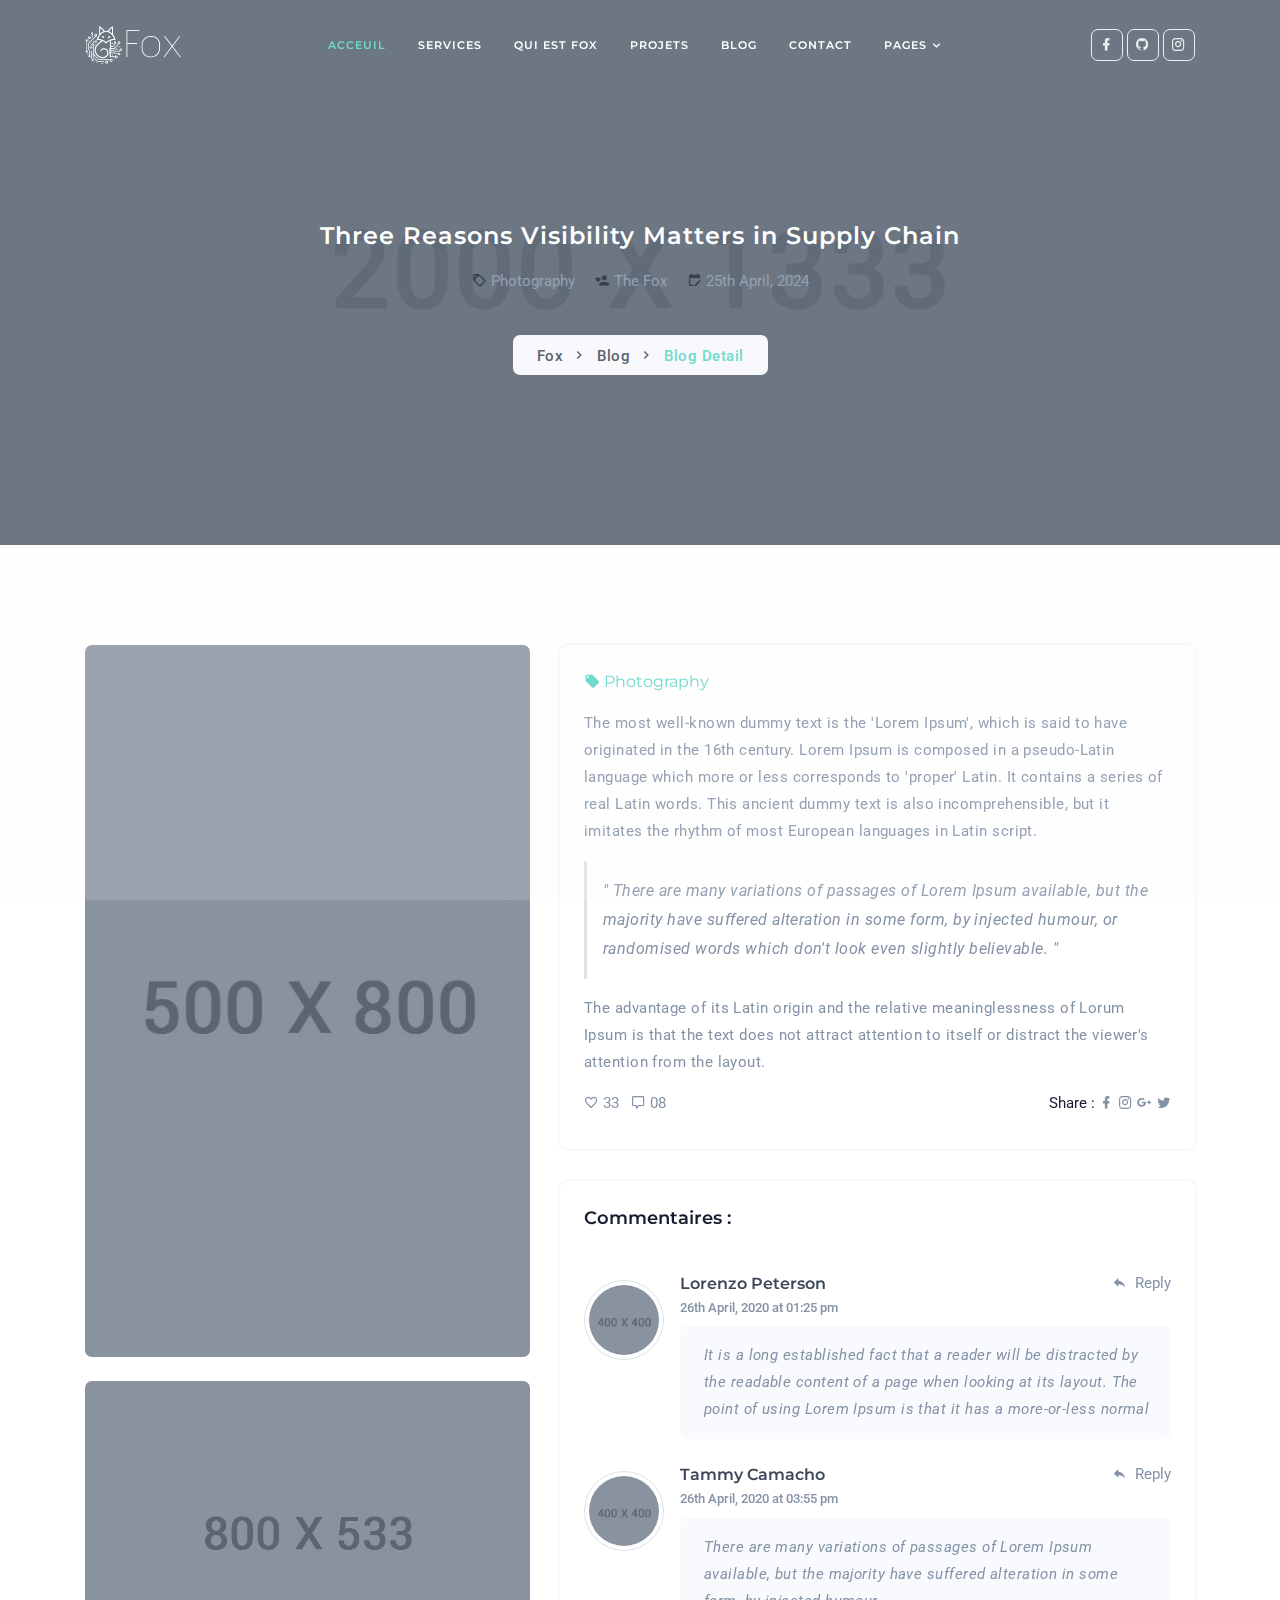
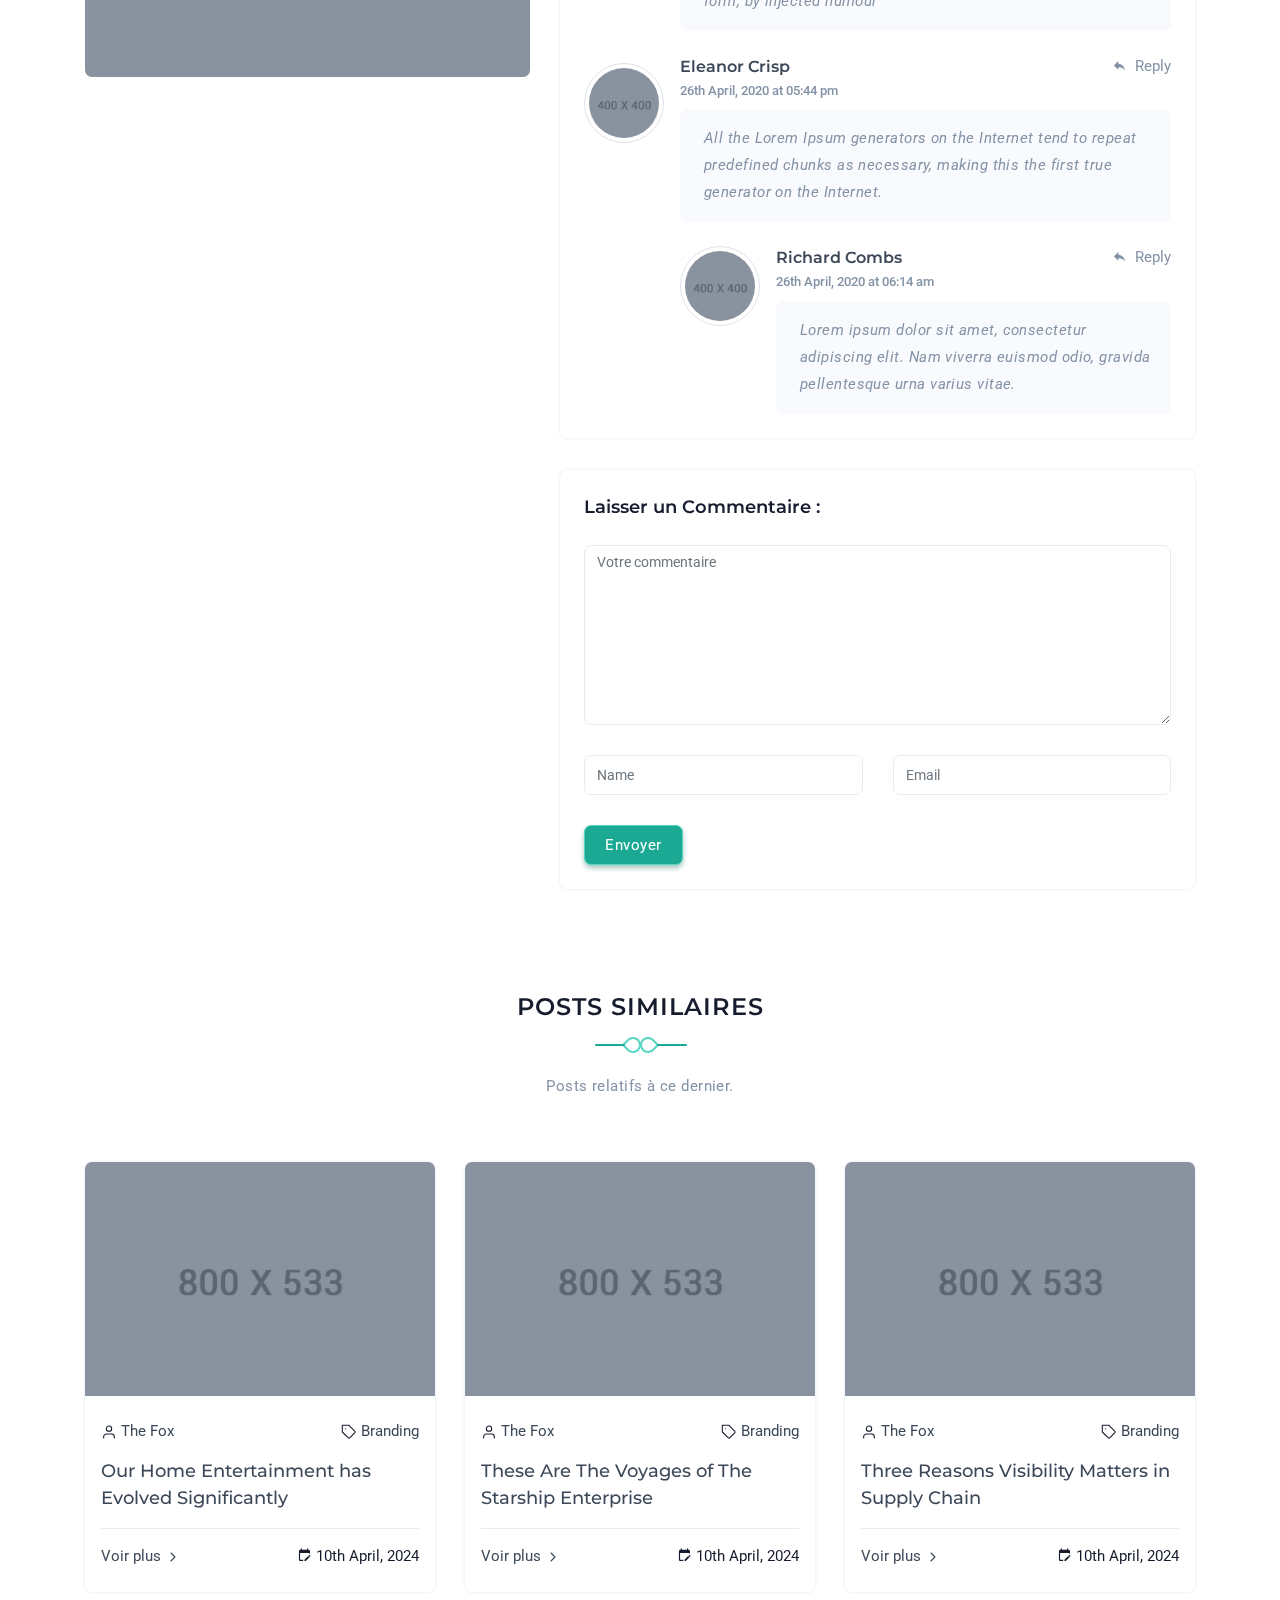
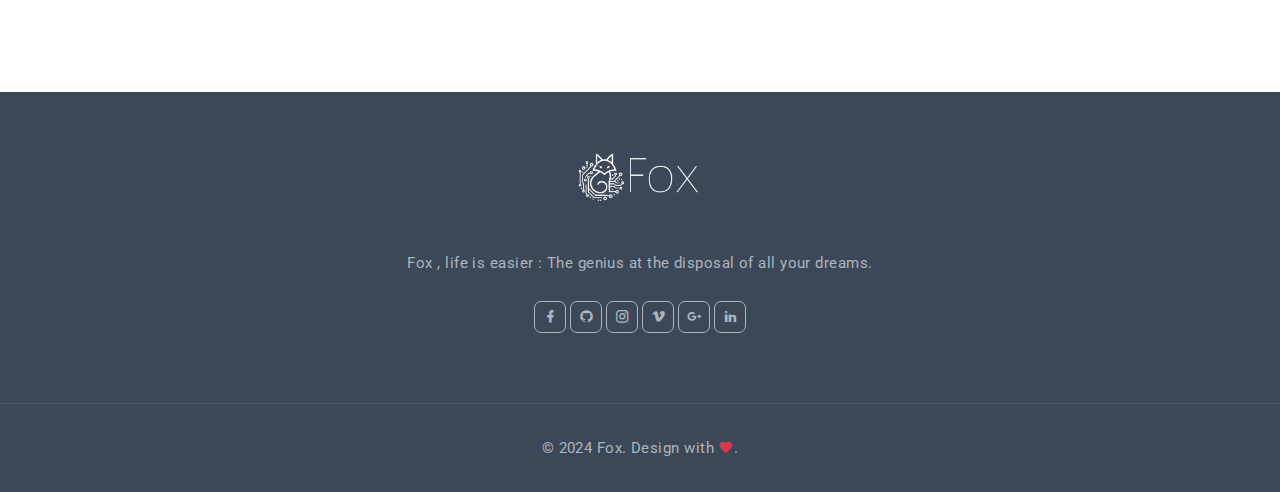
<file: page-blog-detail.html>
<!DOCTYPE html>
    <html lang="en">

    <head>
        <meta charset="utf-8" />
        <title>Fox - Service d'ingénierie Informatique</title>
        <meta name="viewport" content="width=device-width, initial-scale=1.0">
        <meta name="description" content="Premium Bootstrap 4 Landing Page Template" />
        <meta name="keywords" content="bootstrap 4, premium, marketing, multipurpose" />
        <meta content="Shreethemes" name="author" />
        <!-- favicon -->
        <link rel="shortcut icon" href="images/favicon.png">
        <!-- Bootstrap -->
        <link href="css/bootstrap.min.css" rel="stylesheet" type="text/css" />
        <!-- Magnific -->
        <link href="css/magnific-popup.css" rel="stylesheet" type="text/css" />
        <!-- Icon -->
        <link href="css/materialdesignicons.min.css" rel="stylesheet" type="text/css" />
                  
        <!-- SLICK SLIDER -->
        <link rel="stylesheet" href="css/owl.carousel.min.css"/> 
        <link rel="stylesheet" href="css/owl.theme.css"/> 
        <link rel="stylesheet" href="css/owl.transitions.css"/>    
        <!-- Custom Css -->
        <link href="css/style.css" rel="stylesheet" type="text/css" id="theme-opt" />
        <link href="css/colors/default.css" rel="stylesheet" id="color-opt">
        <link rel='stylesheet' href='https://cdn-uicons.flaticon.com/2.5.1/uicons-solid-straight/css/uicons-solid-straight.css'>

    </head>

    <body>
        <!-- Loader -->
        <div id="preloader">
            <div id="status">
                <div class="logo">
                    <img src="images/logo-loader.png" height="150" class="d-block mx-auto" alt="">
                </div>
                <div class="spinner">
                    <div class="bounce1"></div>
                    <div class="bounce2"></div>
                    <div class="bounce3"></div>
                </div>
            </div>
        </div>
        <!-- Loader -->
        
        <!-- Navbar Start -->
        <nav class="navbar navbar-expand-lg fixed-top navbar-custom navbar-light sticky">
    		<div class="container">
			    <a class="navbar-brand" href="#">
                    <img src="images/logo-fox-dark.png" class="l-dark" height="40" alt="">
                    <img src="images/logo-fox-light.png" class="l-light" height="40" alt="">
                </a>
			    <button class="navbar-toggler" type="button" data-toggle="collapse" data-target="#navbarCollapse" aria-controls="navbarCollapse" aria-expanded="false" aria-label="Toggle navigation">
			        <span data-feather="menu" class="fea icon-md"></span>
			    </button><!--end button-->

			    <div class="collapse navbar-collapse" id="navbarCollapse">
			        <ul class="navbar-nav mx-auto">
			            <li class="nav-item active">
			                <a class="nav-link" href="#home">Acceuil</a>
                        </li><!--end nav item-->
			            <li class="nav-item">
			                <a class="nav-link" href="#services">Services</a>
			            </li><!--end nav item-->
                        <li class="nav-item">
			                <a class="nav-link" href="#resume">Qui est Fox</a>
			            </li><!--end nav item-->
			            <li class="nav-item">
			                <a class="nav-link" href="#projects">Projets</a>
                        </li><!--end nav item-->
			            <li class="nav-item">
			                <a class="nav-link" href="#news">Blog</a>
			            </li><!--end nav item-->
			            <li class="nav-item">
			                <a class="nav-link" href="#contact">Contact</a>
                        </li><!--end nav item-->
                        <li class="nav-item dropdown">
                            <a class="nav-link dropdown-toggle" href="javascript:void(0)" id="navbarDropdown" role="button"
                                data-toggle="dropdown" aria-haspopup="true" aria-expanded="false">Pages
                            </a>
                            <div class="dropdown-menu rounded m-0" aria-labelledby="navbarDropdown">
                                <div class="container mx-0 mx-md-0">
                                    <div class="row">
                                        <div class="col-md-12">
                                            <a class="dropdown-item" href="page-blog.html">Blog</a>
                                            <a class="dropdown-item" href="page-blog-detail.html">Blog Detail</a>
                                            <a class="dropdown-item" href="page-portfolio.html">Portfolio</a>
                                            <a class="dropdown-item" href="page-portfolio-detail.html">Portfolio Detail</a>
                                        </div><!--end col-->
                                    </div><!--end row-->
                                </div><!--end container-->
                            </div>
                        </li><!--end nav item-->
                    </ul>

                    <ul class="list-unstyled mb-0 mt-2 mt-sm-0 social-icon light-social-icon">
                        <li class="list-inline-item"><a href="javascript:void(0)"><i class="mdi mdi-facebook"></i></a></li>
                        <li class="list-inline-item"><a href="javascript:void(0)"><i class="mdi mdi-github-circle"></i></a></li>
                        <li class="list-inline-item"><a href="javascript:void(0)"><i class="mdi mdi-instagram"></i></a></li>
                    </ul>
                </div> 
		    </div><!--end container-->
		</nav><!--end navbar-->
        <!-- Navbar End -->

        <!-- Home Start -->
        <section class="bg-half d-table w-100" style="background: url('images/home/bg-pages.jpg')center center;">
            <div class="bg-overlay bg-overlay-black"></div>
            <div class="container">
                <div class="row mt-5 justify-content-center">
                    <div class="col-lg-12 text-center">
                        <div class="page-next-level">
                            <h4 class="title text-white"> Three Reasons Visibility Matters in Supply Chain </h4>
                            <ul class="list-unstyled mt-3">
                                <li class="list-inline-item mr-3"><i class="mdi mdi-tag-outline mr-1"></i><a href="javascript:void(0)" class="text-muted">Photography</a></li>
                                <li class="list-inline-item mr-3"><i class="mdi mdi-account-heart mr-1"></i><a href="javascript:void(0)" class="text-muted">The Fox</a></li>
                                <li class="list-inline-item"><i class="mdi mdi-calendar-edit mr-1"></i><span class="text-muted">25th April, 2024</span> </li>
                            </ul>
                            <ul class="page-next bg-light d-inline-block py-2 px-4 mt-3 rounded mb-0">
                                <li><a href="index.html" class="text-dark">Fox</a></li>
                                <li><a href="page-blog.html" class="text-dark">Blog</a></li> 
                                <li>
                                    <span class="text-primary"> Blog Detail</span> 
                                </li> 
                            </ul>
                        </div>
                    </div>  <!--end col-->
                </div><!--end row-->
            </div> <!--end container-->
        </section><!--end section-->
        <!-- Home End -->

        <!-- Blog STart -->
        <section class="section">
            <div class="container">
                <div class="row">
                    <div class="col-lg-5 col-md-4">
                        <div class="sticky-sidebar">
                            <img src="images/blog/single-1.jpg" class="img-fluid rounded d-block" alt="">
                            <img src="images/blog/06.jpg" class="img-fluid rounded mt-4" alt="">
                        </div>
                    </div>
                    <!-- BLog Start -->
                    <div class="col-lg-7 col-md-8 mt-4 mt-sm-0 pt-2 pt-sm-0">
                        <div class="blog position-relative overflow-hidden shadow rounded">
                            <div class="content p-4">
                                <h6 class="font-weight-normal"><i class="mdi mdi-tag text-primary mr-1"></i><a href="javscript:void(0)" class="text-primary">Photography</a></h6>
                                <p class="text-muted mt-3">The most well-known dummy text is the 'Lorem Ipsum', which is said to have originated in the 16th century. Lorem Ipsum is composed in a pseudo-Latin language which more or less corresponds to 'proper' Latin. It contains a series of real Latin words. This ancient dummy text is also incomprehensible, but it imitates the rhythm of most European languages in Latin script. </p>
                                <blockquote class="blockquote mt-3 p-3">
                                    <p class="text-muted mb-0 font-italic">" There are many variations of passages of Lorem Ipsum available, but the majority have suffered alteration in some form, by injected humour, or randomised words which don't look even slightly believable. "</p>
                                </blockquote>
                                <p class="text-muted">The advantage of its Latin origin and the relative meaninglessness of Lorum Ipsum is that the text does not attract attention to itself or distract the viewer's attention from the layout.</p>
                                <div class="post-meta mt-3">
                                    <ul class="list-unstyled mb-0">
                                        <li class="list-inline-item float-right">
                                            <ul class="list-unstyled">
                                                <li class="list-inline-item">Share :</li>
                                                <li class="list-inline-item"><a href="javascript:void(0)" class="text-muted"><i class="mdi mdi-facebook"></i></a></li>
                                                <li class="list-inline-item"><a href="javascript:void(0)" class="text-muted"><i class="mdi mdi-instagram"></i></a></li>
                                                <li class="list-inline-item"><a href="javascript:void(0)" class="text-muted"><i class="mdi mdi-google-plus"></i></a></li>
                                                <li class="list-inline-item"><a href="javascript:void(0)" class="text-muted"><i class="mdi mdi-twitter"></i></a></li>
                                            </ul>
                                        </li>
                                        <li class="list-inline-item mr-2"><a href="javascript:void(0)" class="text-muted like"><i class="mdi mdi-heart-outline mr-1"></i>33</a></li>
                                        <li class="list-inline-item"><a href="javascript:void(0)" class="text-muted comments"><i class="mdi mdi-comment-outline mr-1"></i>08</a></li>
                                    </ul>
                                </div>
                            </div>
                        </div>

                        <div class="mt-4 pt-2 comment-area ">
                            <div class="p-4 shadow rounded">
                                <h5 class="page-title pb-3">Commentaires :</h5>
                                <ul class="media-list list-unstyled mb-0">
                                    <li class="media mt-4">
                                        <a class="float-left pr-3 mt-2" href="#">
                                            <img class="img-fluid d-block mx-auto img-thumbnail rounded-circle" src="images/client/01.jpg" alt="img">
                                        </a>

                                        <div class="media-body">
                                            <a href="#" class="float-right text-muted"><i class="mdi mdi-reply"></i>&nbsp; Reply</a>
                                            <h6 class="media-heading mb-0"><a href="javascript:void(0)" class="text-dark">Lorenzo Peterson</a></h6>
                                            <small class="text-muted">26th April, 2020 at 01:25 pm</small>
                                            <p class="mt-2 bg-light font-italic media-para text-muted rounded pt-3 pb-3 pl-4 pr-3 mb-0">It is a long established fact that a reader will be distracted by the readable content of a page when looking at its layout. The point of using Lorem Ipsum is that it has a more-or-less normal</p>
                                        </div>
                                    </li>

                                    <li class="media mt-4">
                                        <a class="float-left pr-3 mt-2" href="#">
                                            <img class="img-fluid d-block mx-auto img-thumbnail rounded-circle" src="images/client/02.jpg" alt="img">
                                        </a>

                                        <div class="media-body">
                                            <a href="#" class="float-right text-muted"><i class="mdi mdi-reply"></i>&nbsp; Reply</a>
                                            <h6 class="media-heading mb-0"><a href="javascript:void(0)" class="text-dark">Tammy Camacho</a></h6>
                                            <small class="text-muted">26th April, 2020 at 03:55 pm</small>
                                            <p class="mt-2 bg-light font-italic media-para text-muted rounded pt-3 pb-3 pl-4 pr-3 mb-0">There are many variations of passages of Lorem Ipsum available, but the majority have suffered alteration in some form, by injected humour</p>
                                        </div>
                                    </li>

                                    <li class="media mt-4">
                                        <a class="float-left pr-3 mt-2" href="#">
                                            <img class="img-fluid d-block mx-auto img-thumbnail rounded-circle" src="images/client/03.jpg" alt="img">
                                        </a>

                                        <div class="media-body">
                                            <a href="#" class="float-right text-muted"><i class="mdi mdi-reply"></i>&nbsp; Reply</a>
                                            <h6 class="media-heading mb-0"><a href="javascript:void(0)" class="text-dark">Eleanor Crisp</a></h6>
                                            <small class="text-muted">26th April, 2020 at 05:44 pm</small>
                                            <p class="mt-2 bg-light font-italic media-para text-muted rounded pt-3 pb-3 pl-4 pr-3 mb-0">All the Lorem Ipsum generators on the Internet tend to repeat predefined chunks as necessary, making this the first true generator on the Internet.</p>
                                            
                                            <div class="media sub_media mt-4">
                                                <a class="float-left pr-3" href="#">
                                                    <img class="img-fluid d-block mx-auto img-thumbnail rounded-circle" src="images/client/04.jpg" alt="img">
                                                </a>
                                                <div class="media-body">
                                                    <a href="#" class="float-right text-muted"><i class="mdi mdi-reply"></i>&nbsp; Reply</a>
                                                    <h6 class="media-heading mb-0"><a href="javascript:void(0)" class="text-dark">Richard Combs</a></h6>
                                                    <small class="text-muted">26th April, 2020 at 06:14 am</small>
                                                    <p class="mt-2 bg-light font-italic media-para text-muted rounded pt-3 pb-3 pl-4 pr-3 mb-0">Lorem ipsum dolor sit amet, consectetur adipiscing elit. Nam viverra euismod odio, gravida pellentesque urna varius vitae.</p>
                                                </div>
                                            </div>
                                        </div>
                                    </li>
                                </ul>
                            </div>
                        </div>

                        <div class="mt-4 pt-2">
                            <div class="p-4 shadow rounded">
                                <h5 class="page-title pb-3">Laisser un Commentaire :</h5>
                                <form>
                                    <div class="row">
                                        <div class="col-md-12">
                                            <div class="form-group">
                                                <textarea id="message" placeholder="Votre commentaire" rows="5" name="message" class="form-control border rounded" required=""></textarea>
                                            </div>
                                        </div><!--end col-->

                                        <div class="col-md-6">
                                            <div class="form-group">
                                                <input id="name" name="name" type="text" placeholder="Name" class="form-control border rounded" required="">
                                            </div>
                                        </div><!--end col-->

                                        <div class="col-md-6">
                                            <div class="form-group">
                                                <input id="email" type="email" placeholder="Email" name="email" class="form-control border rounded" required="">
                                            </div>
                                        </div><!--end col-->

                                        <div class="col-md-12">
                                            <div class="send">
                                            <button type="submit" class="btn btn-primary rounded">Envoyer</button>
                                            </div>
                                        </div><!--end col-->
                                    </div><!--end row-->
                                </form><!--end form-->
                            </div>
                        </div>
                    </div>
                    <!-- BLog End -->
                </div><!--end row-->
            </div><!--end container-->

            <div class="container mt-100 mt-60">
                <div class="row justify-content-center">
                    <div class="col-12 text-center">
                        <div class="section-title">
                            <div class="titles">
                                <h4 class="title title-line text-uppercase mb-4 pb-4">Posts Similaires</h4>
                                <span></span>
                            </div>
                            <p class="text-muted mx-auto para-desc mb-0">Posts relatifs à ce dernier.</p>
                        </div>
                    </div><!--end col-->
                </div><!--end row-->
               
                <div class="row">
                    <div class="col-lg-4 col-md-6 col-12 mt-4 pt-2">
                        <div class="blog-post rounded shadow">
                            <img src="images/blog/01.jpg" class="img-fluid rounded-top" alt="">
                            <div class="content pt-4 pb-4 p-3">
                                <ul class="list-unstyled d-flex justify-content-between post-meta">
                                            <li><i data-feather="user" class="fea icon-sm mr-1"></i><a href="javascript:void(0)" class="text-dark">The Fox</a></li> 
                                            <li><i data-feather="tag" class="fea icon-sm mr-1"></i><a href="javascript:void(0)" class="text-dark">Branding</a></li>                                    
                                        </ul>  
                                <h5 class="mb-3"><a href="page-blog-detail.html" class="title text-dark">Our Home Entertainment has Evolved Significantly</a></h5> 
                                <ul class="list-unstyled mb-0 pt-3 border-top d-flex justify-content-between">
                                    <li><a href="javascript:void(0)" class="text-dark">Voir plus <i data-feather="chevron-right" class="fea icon-sm"></i></a></li>
                                    <li><i class="mdi mdi-calendar-edit mr-1"></i>10th April, 2024</li>
                                </ul>
                            </div><!--end content-->
                        </div><!--end blog post-->
                    </div><!--end col-->

                    <div class="col-lg-4 col-md-6 col-12 mt-4 pt-2">
                        <div class="blog-post rounded shadow">
                            <img src="images/blog/02.jpg" class="img-fluid rounded-top" alt="">
                            <div class="content pt-4 pb-4 p-3">
                                <ul class="list-unstyled d-flex justify-content-between post-meta">
                                            <li><i data-feather="user" class="fea icon-sm mr-1"></i><a href="javascript:void(0)" class="text-dark">The Fox</a></li> 
                                            <li><i data-feather="tag" class="fea icon-sm mr-1"></i><a href="javascript:void(0)" class="text-dark">Branding</a></li>                                    
                                        </ul> 
                                <h5 class="mb-3"><a href="page-blog-detail.html" class="title text-dark">These Are The Voyages of The Starship Enterprise</a></h5>
                                <ul class="list-unstyled mb-0 pt-3 border-top d-flex justify-content-between">
                                    <li><a href="javascript:void(0)" class="text-dark">Voir plus <i data-feather="chevron-right" class="fea icon-sm"></i></a></li>
                                    <li><i class="mdi mdi-calendar-edit mr-1"></i>10th April, 2024</li>
                                </ul>
                            </div><!--end content-->
                        </div><!--end blog post-->
                    </div><!--end col-->

                    <div class="col-lg-4 col-md-6 col-12 mt-4 pt-2">
                        <div class="blog-post rounded shadow">
                            <img src="images/blog/03.jpg" class="img-fluid rounded-top" alt="">
                            <div class="content pt-4 pb-4 p-3">
                                <ul class="list-unstyled d-flex justify-content-between post-meta">
                                            <li><i data-feather="user" class="fea icon-sm mr-1"></i><a href="javascript:void(0)" class="text-dark">The Fox</a></li> 
                                            <li><i data-feather="tag" class="fea icon-sm mr-1"></i><a href="javascript:void(0)" class="text-dark">Branding</a></li>                                    
                                        </ul> 
                                <h5 class="mb-3"><a href="page-blog-detail.html" class="title text-dark">Three Reasons Visibility Matters in Supply Chain</a></h5>
                                <ul class="list-unstyled mb-0 pt-3 border-top d-flex justify-content-between">
                                    <li><a href="javascript:void(0)" class="text-dark">Voir plus <i data-feather="chevron-right" class="fea icon-sm"></i></a></li>
                                    <li><i class="mdi mdi-calendar-edit mr-1"></i>10th April, 2024</li>
                                </ul>
                            </div><!--end content-->
                        </div><!--end blog post-->
                    </div><!--end col-->
                </div><!--end row-->
            </div><!--end container-->
        </section>
        <!-- Blog -->

          <!-- Footer Start -->
          <footer class="footer bg-dark">
            <div class="container">
                <div class="row justify-content-center">
                    <div class="col-12 text-center">
                        <a href="#"><img src="images/logo-fox-light.png" height="50" alt=""></a>
                        <p class="para-desc mx-auto mt-5">Fox , life is easier : The genius at the disposal of all your dreams.</p>
                        <ul class="list-unstyled mb-0 mt-4 social-icon">
                            <li class="list-inline-item"><a href="javascript:void(0)"><i class="mdi mdi-facebook"></i></a></li>
                            <li class="list-inline-item"><a href="javascript:void(0)"><i class="mdi mdi-github-circle"></i></a></li>
                            <li class="list-inline-item"><a href="javascript:void(0)"><i class="mdi mdi-instagram"></i></a></li>
                            <li class="list-inline-item"><a href="javascript:void(0)"><i class="mdi mdi-vimeo"></i></a></li>
                            <li class="list-inline-item"><a href="javascript:void(0)"><i class="mdi mdi-google-plus"></i></a></li>
                            <li class="list-inline-item"><a href="javascript:void(0)"><i class="mdi mdi-linkedin"></i></a></li>
                        </ul>
                    </div><!--end col-->
                </div><!--end row-->
            </div><!--end container-->
        </footer><!--end footer-->
        <footer class="footer footer-bar bg-dark">
            <div class="container text-foot text-center">
                <p class="mb-0">© 2024 Fox. Design with <i class="mdi mdi-heart text-danger"></i>.</p>
            </div><!--end container-->
        </footer><!--end footer-->
        <!-- Footer End -->
        
        <!-- Back to top -->
        <a href="#" class="back-to-top rounded text-center" id="back-to-top"> 
            <i class="mdi mdi-chevron-up d-block"> </i> 
        </a>
        <!-- Back to top -->

        <!-- javascript -->
        <script src="js/jquery.min.js"></script>
        <script src="js/bootstrap.bundle.min.js"></script>
        <script src="js/jquery.easing.min.js"></script>
        <script src="js/scrollspy.min.js"></script>
        <!-- SLIDER -->
        <script src="js/owl.carousel.min.js "></script>
        <!-- Magnific Popup -->
        <script src="js/jquery.magnific-popup.min.js"></script>
        <script src="js/isotope.js"></script>
        <script src="js/portfolio-filter.js"></script> 
        <script src="js/magnific.init.js"></script> 
        <!-- Feather icon -->
        <script src="js/feather.min.js"></script>
        <!-- Main Js -->
        <script src="js/app.js"></script>
    </body>

</html>
</file>
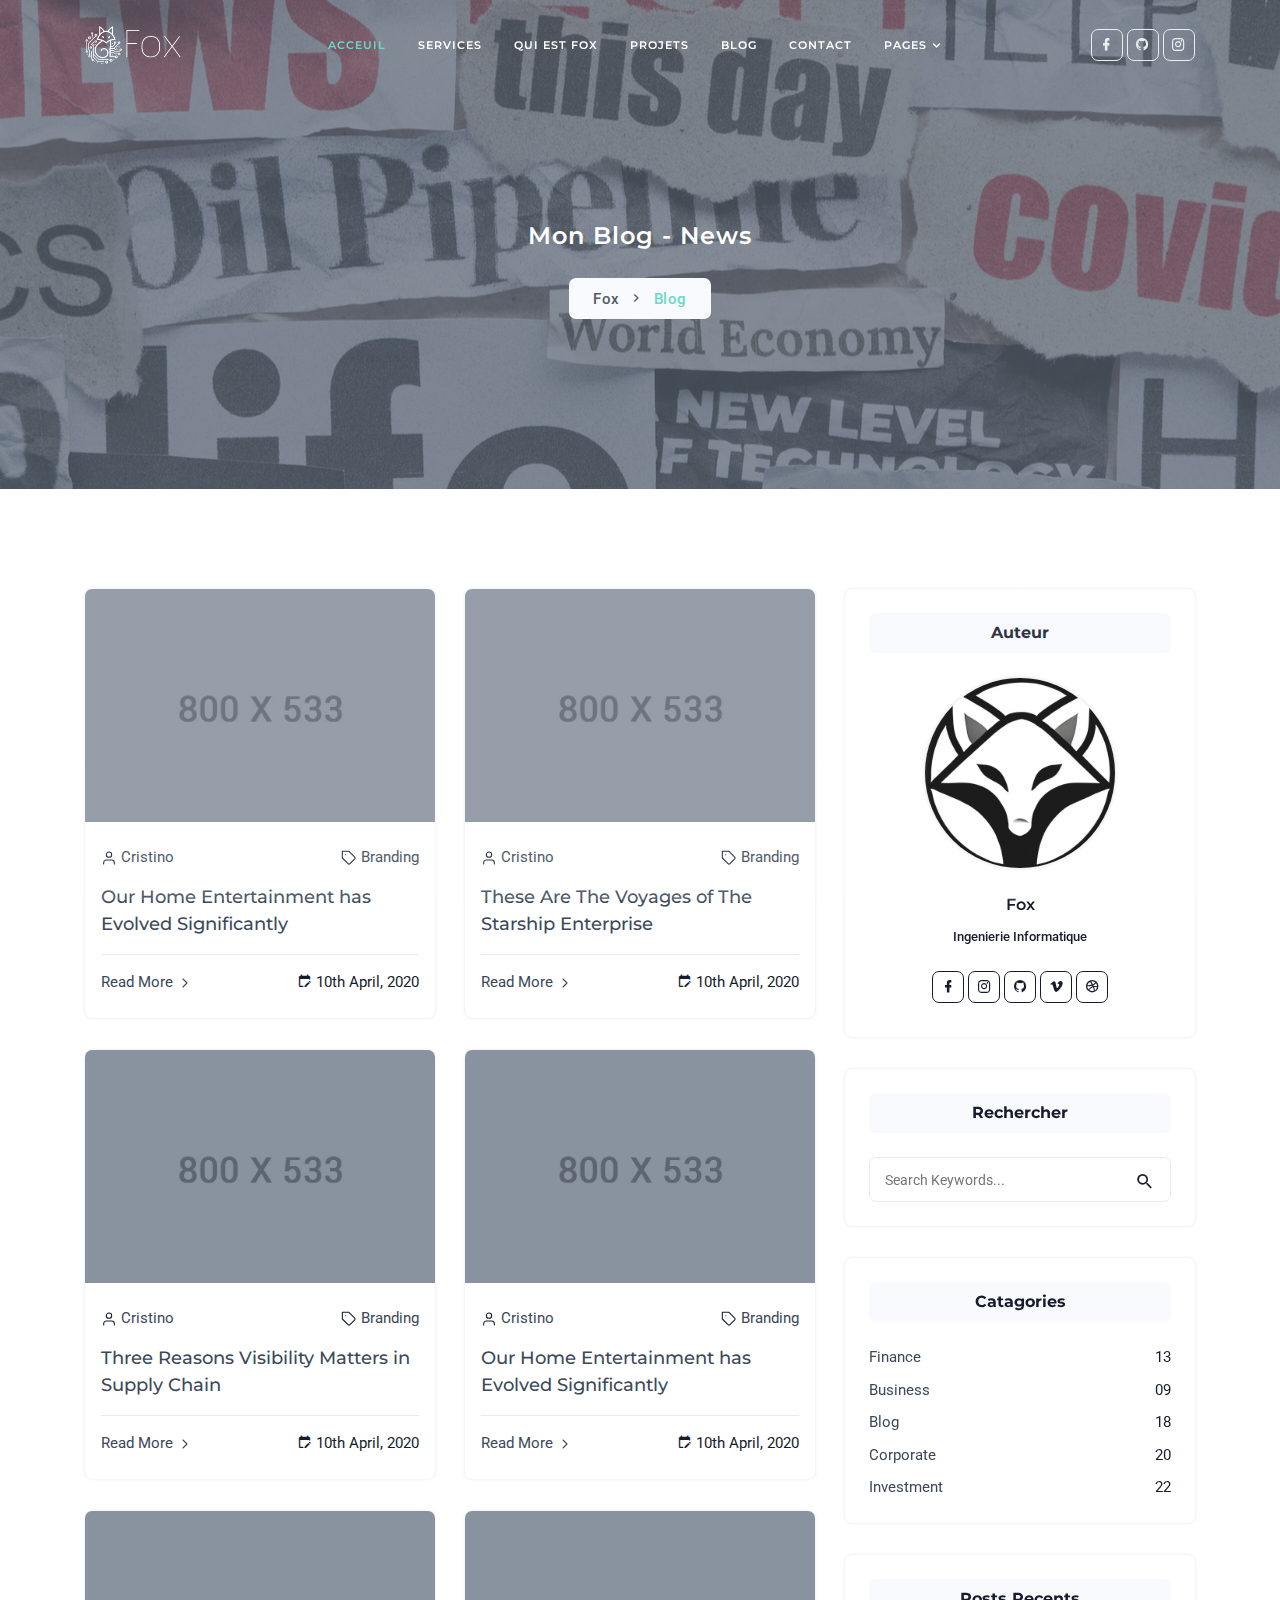
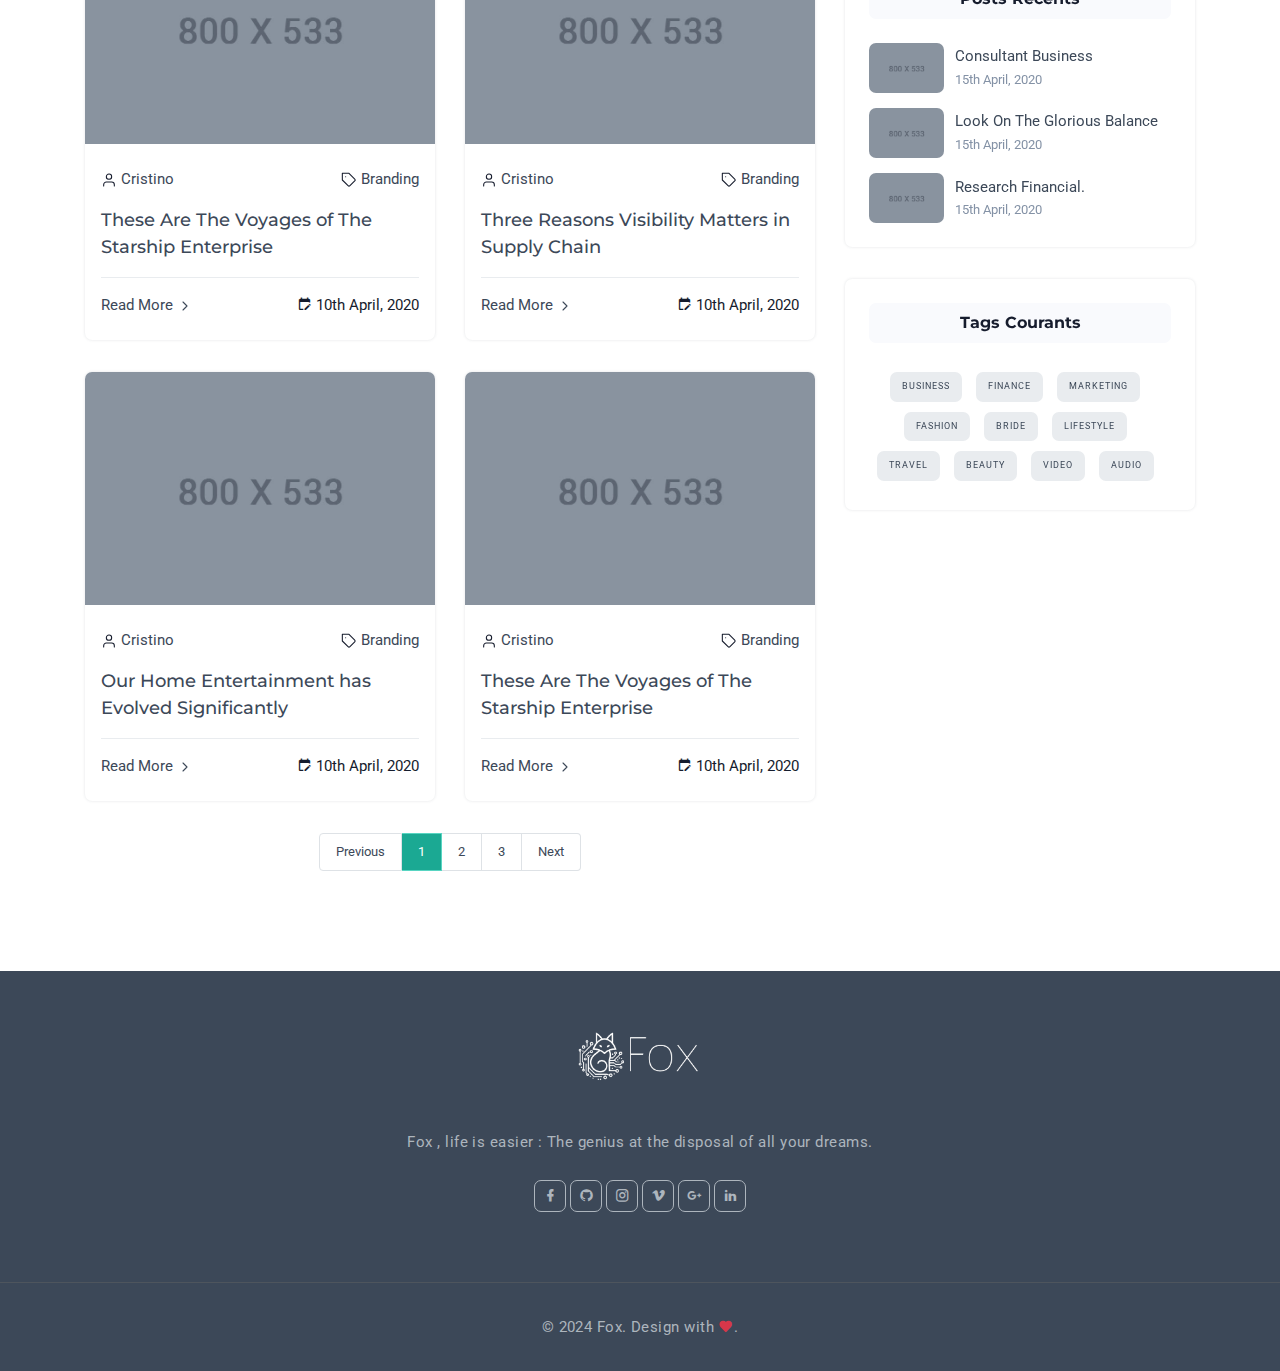
<file: page-blog.html>
<!DOCTYPE html>
    <html lang="en">

    <head>
        <meta charset="utf-8" />
        <title>Fox - Service d'ingénierie Informatique</title>
        <meta name="viewport" content="width=device-width, initial-scale=1.0">
        <meta name="description" content="Premium Bootstrap 4 Landing Page Template" />
        <meta name="keywords" content="bootstrap 4, premium, marketing, multipurpose" />
        <meta content="Shreethemes" name="author" />
        <!-- favicon -->
        <link rel="shortcut icon" href="images/favicon.png">
        <!-- Bootstrap -->
        <link href="css/bootstrap.min.css" rel="stylesheet" type="text/css" />
        <!-- Magnific -->
        <link href="css/magnific-popup.css" rel="stylesheet" type="text/css" />
        <!-- Icon -->
        <link href="css/materialdesignicons.min.css" rel="stylesheet" type="text/css" />
                  
        <!-- SLICK SLIDER -->
        <link rel="stylesheet" href="css/owl.carousel.min.css"/> 
        <link rel="stylesheet" href="css/owl.theme.css"/> 
        <link rel="stylesheet" href="css/owl.transitions.css"/>    
        <!-- Custom Css -->
        <link href="css/style.css" rel="stylesheet" type="text/css" id="theme-opt" />
        <link href="css/colors/default.css" rel="stylesheet" id="color-opt">
        <link rel='stylesheet' href='https://cdn-uicons.flaticon.com/2.5.1/uicons-solid-straight/css/uicons-solid-straight.css'>

    </head>

    <body>
        <!-- Loader -->
        <div id="preloader">
            <div id="status">
                <div class="logo">
                    <img src="images/logo-loader.png" height="150" class="d-block mx-auto" alt="">
                </div>
                <div class="spinner">
                    <div class="bounce1"></div>
                    <div class="bounce2"></div>
                    <div class="bounce3"></div>
                </div>
            </div>
        </div>
        <!-- Loader -->
        
        <!-- Navbar Start -->
        <nav class="navbar navbar-expand-lg fixed-top navbar-custom navbar-light sticky">
    		<div class="container">
			    <a class="navbar-brand" href="#">
                    <img src="images/logo-fox-dark.png" class="l-dark" height="40" alt="">
                    <img src="images/logo-fox-light.png" class="l-light" height="40" alt="">
                </a>
			    <button class="navbar-toggler" type="button" data-toggle="collapse" data-target="#navbarCollapse" aria-controls="navbarCollapse" aria-expanded="false" aria-label="Toggle navigation">
			        <span data-feather="menu" class="fea icon-md"></span>
			    </button><!--end button-->

			    <div class="collapse navbar-collapse" id="navbarCollapse">
			        <ul class="navbar-nav mx-auto">
			            <li class="nav-item active">
			                <a class="nav-link" href="#home">Acceuil</a>
                        </li><!--end nav item-->
			            <li class="nav-item">
			                <a class="nav-link" href="#services">Services</a>
			            </li><!--end nav item-->
                        <li class="nav-item">
			                <a class="nav-link" href="#resume">Qui est Fox</a>
			            </li><!--end nav item-->
			            <li class="nav-item">
			                <a class="nav-link" href="#projects">Projets</a>
                        </li><!--end nav item-->
			            <li class="nav-item">
			                <a class="nav-link" href="#news">Blog</a>
			            </li><!--end nav item-->
			            <li class="nav-item">
			                <a class="nav-link" href="#contact">Contact</a>
                        </li><!--end nav item-->
                        <li class="nav-item dropdown">
                            <a class="nav-link dropdown-toggle" href="javascript:void(0)" id="navbarDropdown" role="button"
                                data-toggle="dropdown" aria-haspopup="true" aria-expanded="false">Pages
                            </a>
                            <div class="dropdown-menu rounded m-0" aria-labelledby="navbarDropdown">
                                <div class="container mx-0 mx-md-0">
                                    <div class="row">
                                        <div class="col-md-12">
                                            <a class="dropdown-item" href="page-blog.html">Blog</a>
                                            <a class="dropdown-item" href="page-blog-detail.html">Blog Detail</a>
                                            <a class="dropdown-item" href="page-portfolio.html">Portfolio</a>
                                            <a class="dropdown-item" href="page-portfolio-detail.html">Portfolio Detail</a>
                                        </div><!--end col-->
                                    </div><!--end row-->
                                </div><!--end container-->
                            </div>
                        </li><!--end nav item-->
                    </ul>

                    <ul class="list-unstyled mb-0 mt-2 mt-sm-0 social-icon light-social-icon">
                        <li class="list-inline-item"><a href="javascript:void(0)"><i class="mdi mdi-facebook"></i></a></li>
                        <li class="list-inline-item"><a href="javascript:void(0)"><i class="mdi mdi-github-circle"></i></a></li>
                        <li class="list-inline-item"><a href="javascript:void(0)"><i class="mdi mdi-instagram"></i></a></li>
                    </ul>
                </div> 
		    </div><!--end container-->
		</nav><!--end navbar-->
        <!-- Navbar End -->

        <!-- Home Start -->
        <section class="bg-half d-table w-100" style="background: url('images/bg-blog.jpg')center center;">
            <div class="bg-overlay bg-overlay-black"></div>
            <div class="container">
                <div class="row mt-5 justify-content-center">
                    <div class="col-lg-12 text-center">
                        <div class="page-next-level">
                            <h4 class="title text-white"> Mon Blog - News </h4>
                            <ul class="page-next bg-light d-inline-block py-2 px-4 mt-3 rounded mb-0">
                                <li><a href="index.html" class="text-dark">Fox</a></li>
                                <li>
                                    <span class="text-primary"> Blog</span> 
                                </li> 
                            </ul>
                        </div>
                    </div>  <!--end col-->
                </div><!--end row-->
            </div> <!--end container-->
        </section><!--end section-->
        <!-- Home End -->

        <!-- Blog -->
        <section class="section">
            <div class="container">
                <div class="row">
                    <div class="col-lg-8 col-md-6">
                        <div class="row">
                            <div class="col-lg-6 col-12 mb-4 pb-2">
                                <div class="blog-post rounded shadow">
                                    <img src="images/blog/01.jpg" class="img-fluid rounded-top" alt="">
                                    <div class="content pt-4 pb-4 p-3">
                                        <ul class="list-unstyled d-flex justify-content-between post-meta">
                                            <li><i data-feather="user" class="fea icon-sm mr-1"></i><a href="javascript:void(0)" class="text-dark">Cristino</a></li> 
                                            <li><i data-feather="tag" class="fea icon-sm mr-1"></i><a href="javascript:void(0)" class="text-dark">Branding</a></li>                                    
                                        </ul> 
                                        <h5 class="mb-3"><a href="page-blog-detail.html" class="title text-dark">Our Home Entertainment has Evolved Significantly</a> </h5>
                                        <ul class="list-unstyled mb-0 pt-3 border-top d-flex justify-content-between">
                                            <li><a href="javascript:void(0)" class="text-dark">Read More <i data-feather="chevron-right" class="fea icon-sm"></i></a></li>
                                            <li><i class="mdi mdi-calendar-edit mr-1"></i>10th April, 2020</li>
                                        </ul>
                                    </div><!--end content-->
                                </div><!--end blog post-->
                            </div><!--end col-->
        
                            <div class="col-lg-6 col-12 mb-4 pb-2">
                                <div class="blog-post rounded shadow">
                                    <img src="images/blog/02.jpg" class="img-fluid rounded-top" alt="">
                                    <div class="content pt-4 pb-4 p-3">
                                        <ul class="list-unstyled d-flex justify-content-between post-meta">
                                            <li><i data-feather="user" class="fea icon-sm mr-1"></i><a href="javascript:void(0)" class="text-dark">Cristino</a></li> 
                                            <li><i data-feather="tag" class="fea icon-sm mr-1"></i><a href="javascript:void(0)" class="text-dark">Branding</a></li>                                    
                                        </ul> 
                                        <h5 class="mb-3"><a href="page-blog-detail.html" class="title text-dark">These Are The Voyages of The Starship Enterprise</a></h5>
                                        <ul class="list-unstyled mb-0 pt-3 border-top d-flex justify-content-between">
                                            <li><a href="javascript:void(0)" class="text-dark">Read More <i data-feather="chevron-right" class="fea icon-sm"></i></a></li>
                                            <li><i class="mdi mdi-calendar-edit mr-1"></i>10th April, 2020</li>
                                        </ul>
                                    </div><!--end content-->
                                </div><!--end blog post-->
                            </div><!--end col-->
        
                            <div class="col-lg-6 col-12 mb-4 pb-2">
                                <div class="blog-post rounded shadow">
                                    <img src="images/blog/03.jpg" class="img-fluid rounded-top" alt="">
                                    <div class="content pt-4 pb-4 p-3">
                                        <ul class="list-unstyled d-flex justify-content-between post-meta">
                                            <li><i data-feather="user" class="fea icon-sm mr-1"></i><a href="javascript:void(0)" class="text-dark">Cristino</a></li> 
                                            <li><i data-feather="tag" class="fea icon-sm mr-1"></i><a href="javascript:void(0)" class="text-dark">Branding</a></li>                                    
                                        </ul> 
                                        <h5 class="mb-3"><a href="page-blog-detail.html" class="title text-dark">Three Reasons Visibility Matters in Supply Chain</a></h5>
                                        <ul class="list-unstyled mb-0 pt-3 border-top d-flex justify-content-between">
                                            <li><a href="javascript:void(0)" class="text-dark">Read More <i data-feather="chevron-right" class="fea icon-sm"></i></a></li>
                                            <li><i class="mdi mdi-calendar-edit mr-1"></i>10th April, 2020</li>
                                        </ul>
                                    </div><!--end content-->
                                </div><!--end blog post-->
                            </div><!--end col-->
        
                            <div class="col-lg-6 col-12 mb-4 pb-2">
                                <div class="blog-post rounded shadow">
                                    <img src="images/blog/04.jpg" class="img-fluid rounded-top" alt="">
                                    <div class="content pt-4 pb-4 p-3">
                                        <ul class="list-unstyled d-flex justify-content-between post-meta">
                                            <li><i data-feather="user" class="fea icon-sm mr-1"></i><a href="javascript:void(0)" class="text-dark">Cristino</a></li> 
                                            <li><i data-feather="tag" class="fea icon-sm mr-1"></i><a href="javascript:void(0)" class="text-dark">Branding</a></li>                                    
                                        </ul> 
                                        <h5 class="mb-3"><a href="page-blog-detail.html" class="title text-dark">Our Home Entertainment has Evolved Significantly</a> </h5>
                                        <ul class="list-unstyled mb-0 pt-3 border-top d-flex justify-content-between">
                                            <li><a href="javascript:void(0)" class="text-dark">Read More <i data-feather="chevron-right" class="fea icon-sm"></i></a></li>
                                            <li><i class="mdi mdi-calendar-edit mr-1"></i>10th April, 2020</li>
                                        </ul>
                                    </div><!--end content-->
                                </div><!--end blog post-->
                            </div><!--end col-->
        
                            <div class="col-lg-6 col-12 mb-4 pb-2">
                                <div class="blog-post rounded shadow">
                                    <img src="images/blog/05.jpg" class="img-fluid rounded-top" alt="">
                                    <div class="content pt-4 pb-4 p-3">
                                        <ul class="list-unstyled d-flex justify-content-between post-meta">
                                            <li><i data-feather="user" class="fea icon-sm mr-1"></i><a href="javascript:void(0)" class="text-dark">Cristino</a></li> 
                                            <li><i data-feather="tag" class="fea icon-sm mr-1"></i><a href="javascript:void(0)" class="text-dark">Branding</a></li>                                    
                                        </ul> 
                                        <h5 class="mb-3"><a href="page-blog-detail.html" class="title text-dark">These Are The Voyages of The Starship Enterprise</a></h5>
                                        <ul class="list-unstyled mb-0 pt-3 border-top d-flex justify-content-between">
                                            <li><a href="javascript:void(0)" class="text-dark">Read More <i data-feather="chevron-right" class="fea icon-sm"></i></a></li>
                                            <li><i class="mdi mdi-calendar-edit mr-1"></i>10th April, 2020</li>
                                        </ul>
                                    </div><!--end content-->
                                </div><!--end blog post-->
                            </div><!--end col-->
        
                            <div class="col-lg-6 col-12 mb-4 pb-2">
                                <div class="blog-post rounded shadow">
                                    <img src="images/blog/06.jpg" class="img-fluid rounded-top" alt="">
                                    <div class="content pt-4 pb-4 p-3">
                                        <ul class="list-unstyled d-flex justify-content-between post-meta">
                                            <li><i data-feather="user" class="fea icon-sm mr-1"></i><a href="javascript:void(0)" class="text-dark">Cristino</a></li> 
                                            <li><i data-feather="tag" class="fea icon-sm mr-1"></i><a href="javascript:void(0)" class="text-dark">Branding</a></li>                                    
                                        </ul> 
                                        <h5 class="mb-3"><a href="page-blog-detail.html" class="title text-dark">Three Reasons Visibility Matters in Supply Chain</a></h5>
                                        <ul class="list-unstyled mb-0 pt-3 border-top d-flex justify-content-between">
                                            <li><a href="javascript:void(0)" class="text-dark">Read More <i data-feather="chevron-right" class="fea icon-sm"></i></a></li>
                                            <li><i class="mdi mdi-calendar-edit mr-1"></i>10th April, 2020</li>
                                        </ul>
                                    </div><!--end content-->
                                </div><!--end blog post-->
                            </div><!--end col-->
        
                            <div class="col-lg-6 col-12 mb-4 pb-2">
                                <div class="blog-post rounded shadow">
                                    <img src="images/blog/07.jpg" class="img-fluid rounded-top" alt="">
                                    <div class="content pt-4 pb-4 p-3">
                                        <ul class="list-unstyled d-flex justify-content-between post-meta">
                                            <li><i data-feather="user" class="fea icon-sm mr-1"></i><a href="javascript:void(0)" class="text-dark">Cristino</a></li> 
                                            <li><i data-feather="tag" class="fea icon-sm mr-1"></i><a href="javascript:void(0)" class="text-dark">Branding</a></li>                                    
                                        </ul> 
                                        <h5 class="mb-3"><a href="page-blog-detail.html" class="title text-dark">Our Home Entertainment has Evolved Significantly</a> </h5>
                                        <ul class="list-unstyled mb-0 pt-3 border-top d-flex justify-content-between">
                                            <li><a href="javascript:void(0)" class="text-dark">Read More <i data-feather="chevron-right" class="fea icon-sm"></i></a></li>
                                            <li><i class="mdi mdi-calendar-edit mr-1"></i>10th April, 2020</li>
                                        </ul>
                                    </div><!--end content-->
                                </div><!--end blog post-->
                            </div><!--end col-->
        
                            <div class="col-lg-6 col-12 mb-4 pb-2">
                                <div class="blog-post rounded shadow">
                                    <img src="images/blog/08.jpg" class="img-fluid rounded-top" alt="">
                                    <div class="content pt-4 pb-4 p-3">
                                        <ul class="list-unstyled d-flex justify-content-between post-meta">
                                            <li><i data-feather="user" class="fea icon-sm mr-1"></i><a href="javascript:void(0)" class="text-dark">Cristino</a></li> 
                                            <li><i data-feather="tag" class="fea icon-sm mr-1"></i><a href="javascript:void(0)" class="text-dark">Branding</a></li>                                    
                                        </ul> 
                                        <h5 class="mb-3"><a href="page-blog-detail.html" class="title text-dark">These Are The Voyages of The Starship Enterprise</a></h5>
                                        <ul class="list-unstyled mb-0 pt-3 border-top d-flex justify-content-between">
                                            <li><a href="javascript:void(0)" class="text-dark">Read More <i data-feather="chevron-right" class="fea icon-sm"></i></a></li>
                                            <li><i class="mdi mdi-calendar-edit mr-1"></i>10th April, 2020</li>
                                        </ul>
                                    </div><!--end content-->
                                </div><!--end blog post-->
                            </div><!--end col-->

                            <!-- PAGINATION START -->
                            <div class="col-12">                                
                                <ul class="pagination justify-content-center mb-0 list-unstyled">
                                    <li><a href="#" class="pr-3 pl-3 pt-2 pb-2"> Previous</a></li>
                                    <li class="active"><a href="#" class="pr-3 pl-3 pt-2 pb-2">1</a></li>
                                    <li><a href="#" class="pr-3 pl-3 pt-2 pb-2">2</a></li>
                                    <li><a href="#" class="pr-3 pl-3 pt-2 pb-2">3</a></li>
                                    <li><a href="#" class="pr-3 pl-3 pt-2 pb-2">Next </a></li>
                                </ul><!--end pagination-->
                            </div><!--end col-->
                            <!-- PAGINATION END -->
                        </div><!--end row-->
                    </div><!--end col-->

                    <!-- START SIDEBAR -->
                    <div class="col-lg-4 col-md-6 col-12 mt-4 mt-sm-0 pt-2 pt-sm-0">
                        <div class="sidebar sticky-sidebar">
                            <!-- Author -->
                            <div class="widget">
                                <div class="p-4 rounded shadow">
                                    <h6 class="widget-title font-weight-bold pt-2 pb-2 bg-light rounded text-center">Auteur</h6>
                                    <div class="text-center author mt-4">
                                        <img src="images/home/hero.jpg" class="avatar avatar-md shadow border mx-auto rounded-circle" alt="">
                                        <div class="mt-4">
                                            <h6>Fox</h6>
                                            <small>Ingenierie Informatique</small>
                                            <ul class="list-unstyled social-icon social mt-4 mb-0">
                                                <li class="list-inline-item"><a href="jvascript:void(0)" class="rounded"><i class="mdi mdi-facebook"></i></a></li>
                                                <li class="list-inline-item"><a href="jvascript:void(0)" class="rounded"><i class="mdi mdi-instagram"></i></a></li>
                                                <li class="list-inline-item"><a href="jvascript:void(0)" class="rounded"><i class="mdi mdi-github-circle"></i></a></li>
                                                <li class="list-inline-item"><a href="jvascript:void(0)" class="rounded"><i class="mdi mdi-vimeo"></i></a></li>
                                                <li class="list-inline-item"><a href="jvascript:void(0)" class="rounded"><i class="mdi mdi-dribbble"></i></a></li>
                                            </ul>
                                        </div>
                                    </div>
                                </div>
                            </div>
                            <!-- Author -->

                            <!-- SEARCH -->
                            <div class="widget mt-4 pt-2">
                                <div class="p-4 rounded shadow">
                                    <h6 class="widget-title font-weight-bold pt-2 pb-2 bg-light rounded text-center">Rechercher</h6>
                                    <div id="search2" class="widget-search mt-4 mb-0">
                                        <form role="search" method="get" id="searchform" class="searchform">
                                            <div>
                                                <input type="text" class="border rounded" name="s" id="s" placeholder="Search Keywords...">
                                                <input type="submit" id="searchsubmit" value="Search">
                                            </div>
                                        </form>
                                    </div>
                                </div>
                            </div>
                            <!-- SEARCH -->

                            <!-- CATAGORIES -->
                            <div class="widget mt-4 pt-2">
                                <div class="p-4 rounded shadow">
                                    <h6 class="widget-title font-weight-bold pt-2 pb-2 bg-light rounded text-center">Catagories</h6>
                                    <ul class="list-unstyled mt-4 mb-0 catagories">
                                        <li class="d-flex justify-content-between"><a href="jvascript:void(0)">Finance</a> <span>13</span></li>
                                        <li class="d-flex justify-content-between"><a href="jvascript:void(0)">Business</a> <span>09</span></li>
                                        <li class="d-flex justify-content-between"><a href="jvascript:void(0)">Blog</a> <span>18</span></li>
                                        <li class="d-flex justify-content-between"><a href="jvascript:void(0)">Corporate</a> <span>20</span></li>
                                        <li class="d-flex justify-content-between"><a href="jvascript:void(0)">Investment</a> <span>22</span></li>
                                    </ul>
                                </div>
                            </div>
                            <!-- CATAGORIES -->

                            <!-- RECENT POST -->
                            <div class="widget mt-4 pt-2">
                                <div class="p-4 rounded shadow">
                                    <h6 class="widget-title font-weight-bold pt-2 pb-2 bg-light rounded text-center">Posts Recents</h6>
                                    <div class="mt-4">
                                        <div class="clearfix d-flex align-items-center post-recent">
                                            <div class="post-recent-thumb"> <a href="jvascript:void(0)"> <img alt="img" src="images/blog/07.jpg" class="img-fluid rounded"></a></div>
                                            <div class="post-recent-content"><a href="jvascript:void(0)">Consultant Business</a><span class="text-muted">15th April, 2020</span></div>
                                        </div>
                                        <div class="clearfix d-flex align-items-center post-recent">
                                            <div class="post-recent-thumb"> <a href="jvascript:void(0)"> <img alt="img" src="images/blog/08.jpg" class="img-fluid rounded"></a></div>
                                            <div class="post-recent-content"><a href="jvascript:void(0)">Look On The Glorious Balance</a> <span class="text-muted">15th April, 2020</span></div>
                                        </div>
                                        <div class="clearfix d-flex align-items-center post-recent">
                                            <div class="post-recent-thumb"> <a href="jvascript:void(0)"> <img alt="img" src="images/blog/01.jpg" class="img-fluid rounded"></a></div>
                                            <div class="post-recent-content"><a href="jvascript:void(0)">Research Financial.</a> <span class="text-muted">15th April, 2020</span></div>
                                        </div>
                                    </div>
                                </div>
                            </div>
                            <!-- RECENT POST -->

                            <!-- TAG CLOUDS -->
                            <div class="widget mt-4 pt-2 text-center">
                                <div class="p-4 rounded shadow">
                                    <h6 class="widget-title font-weight-bold pt-2 pb-2 bg-light rounded">Tags Courants</h6>
                                    <div class="tagcloud mt-4">
                                        <a href="jvascript:void(0)" class="rounded">Business</a>
                                        <a href="jvascript:void(0)" class="rounded">Finance</a>
                                        <a href="jvascript:void(0)" class="rounded">Marketing</a>
                                        <a href="jvascript:void(0)" class="rounded">Fashion</a>
                                        <a href="jvascript:void(0)" class="rounded">Bride</a>
                                        <a href="jvascript:void(0)" class="rounded">Lifestyle</a>
                                        <a href="jvascript:void(0)" class="rounded">Travel</a>
                                        <a href="jvascript:void(0)" class="rounded">Beauty</a>
                                        <a href="jvascript:void(0)" class="rounded">Video</a>
                                        <a href="jvascript:void(0)" class="rounded">Audio</a>
                                    </div>
                                </div>
                            </div>
                            <!-- TAG CLOUDS -->
                        </div>
                    </div><!--end col-->
                    <!-- END SIDEBAR -->
                </div><!--end row-->
            </div><!--end container-->
        </section>
        <!-- Blog -->

        <!-- Footer Start -->
        <footer class="footer bg-dark">
            <div class="container">
                <div class="row justify-content-center">
                    <div class="col-12 text-center">
                        <a href="#"><img src="images/logo-fox-light.png" height="50" alt=""></a>
                        <p class="para-desc mx-auto mt-5">Fox , life is easier : The genius at the disposal of all your dreams.</p>
                        <ul class="list-unstyled mb-0 mt-4 social-icon">
                            <li class="list-inline-item"><a href="javascript:void(0)"><i class="mdi mdi-facebook"></i></a></li>
                            <li class="list-inline-item"><a href="javascript:void(0)"><i class="mdi mdi-github-circle"></i></a></li>
                            <li class="list-inline-item"><a href="javascript:void(0)"><i class="mdi mdi-instagram"></i></a></li>
                            <li class="list-inline-item"><a href="javascript:void(0)"><i class="mdi mdi-vimeo"></i></a></li>
                            <li class="list-inline-item"><a href="javascript:void(0)"><i class="mdi mdi-google-plus"></i></a></li>
                            <li class="list-inline-item"><a href="javascript:void(0)"><i class="mdi mdi-linkedin"></i></a></li>
                        </ul>
                    </div><!--end col-->
                </div><!--end row-->
            </div><!--end container-->
        </footer><!--end footer-->
        <footer class="footer footer-bar bg-dark">
            <div class="container text-foot text-center">
                <p class="mb-0">© 2024 Fox. Design with <i class="mdi mdi-heart text-danger"></i>.</p>
            </div><!--end container-->
        </footer><!--end footer-->
        <!-- Footer End -->
        
        <!-- Back to top -->
        <a href="#" class="back-to-top rounded text-center" id="back-to-top"> 
            <i class="mdi mdi-chevron-up d-block"> </i> 
        </a>
        <!-- Back to top -->

        <!-- javascript -->
        <script src="js/jquery.min.js"></script>
        <script src="js/bootstrap.bundle.min.js"></script>
        <script src="js/jquery.easing.min.js"></script>
        <script src="js/scrollspy.min.js"></script>
        <!-- SLIDER -->
        <script src="js/owl.carousel.min.js "></script>
        <!-- Magnific Popup -->
        <script src="js/jquery.magnific-popup.min.js"></script>
        <!-- Feather icon -->
        <script src="js/feather.min.js"></script>
        <!-- Main Js -->
        <script src="js/app.js"></script>
    </body>

</html>
</file>
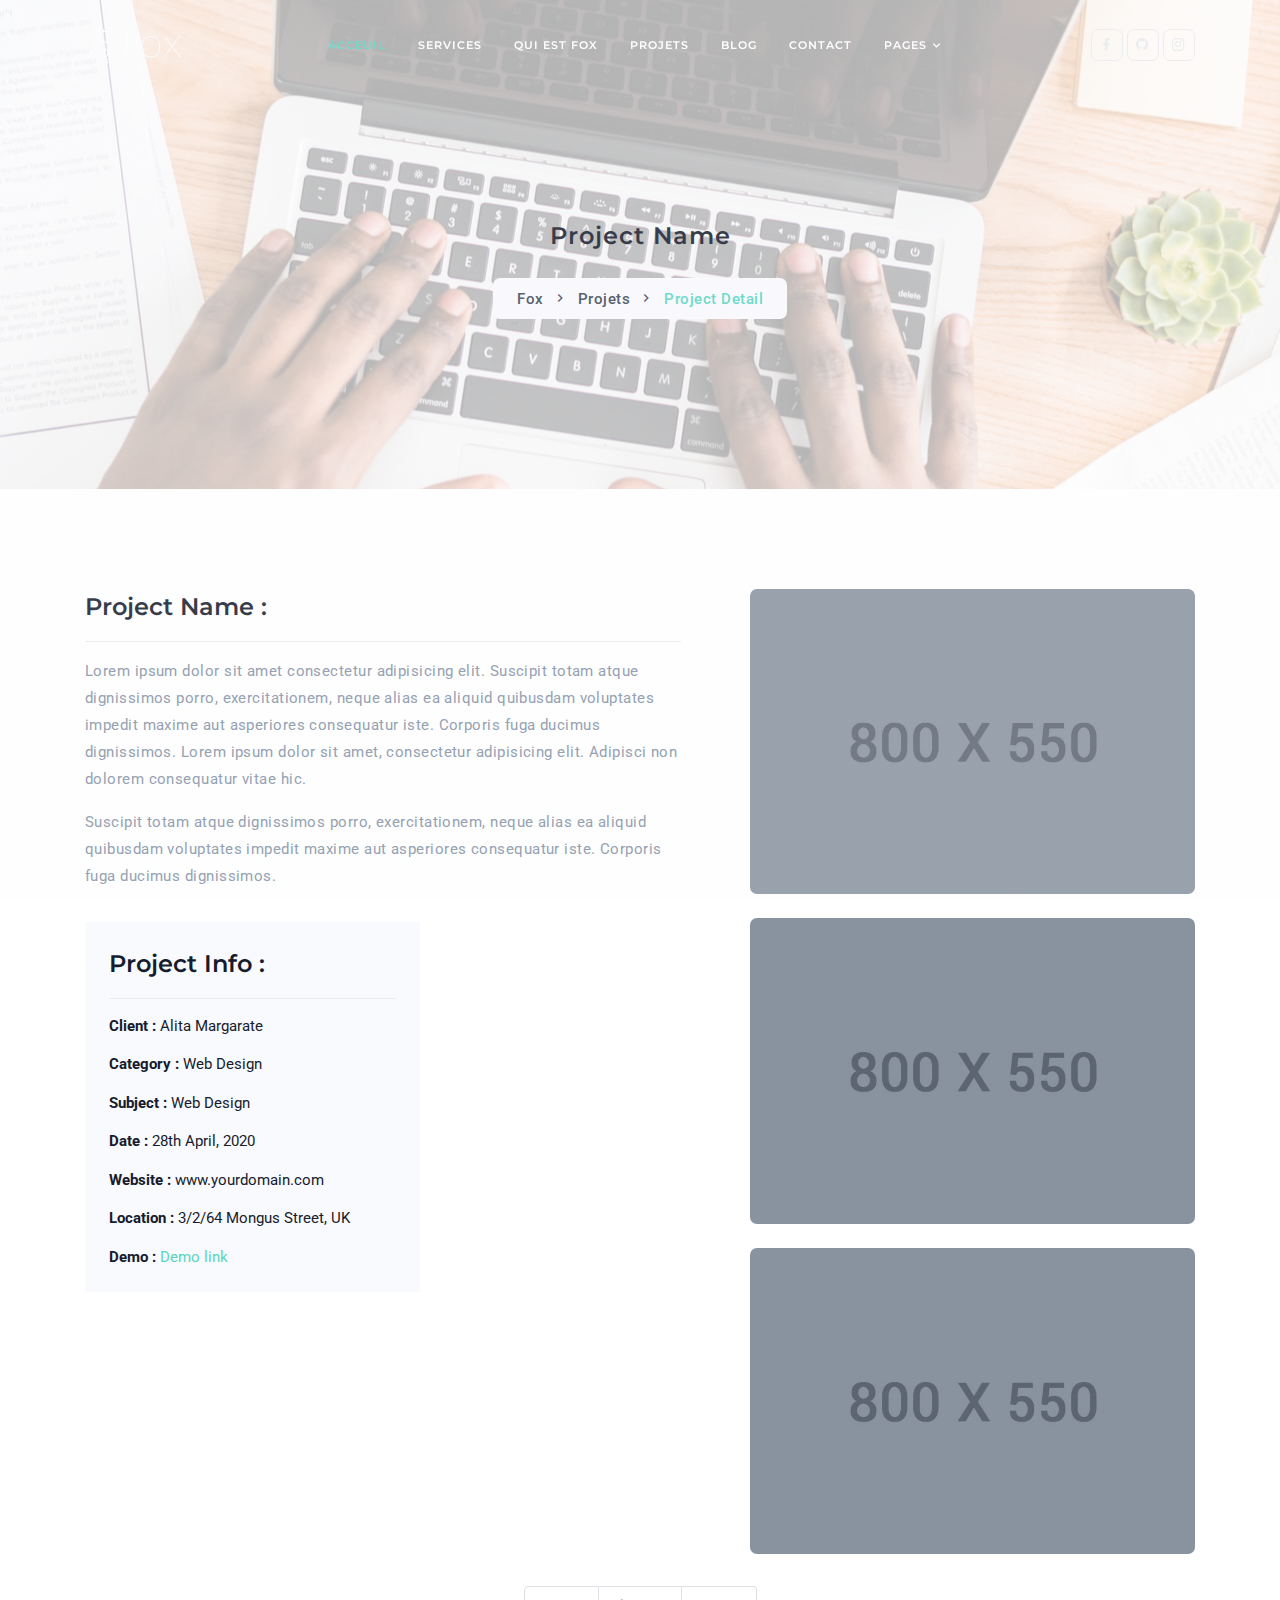
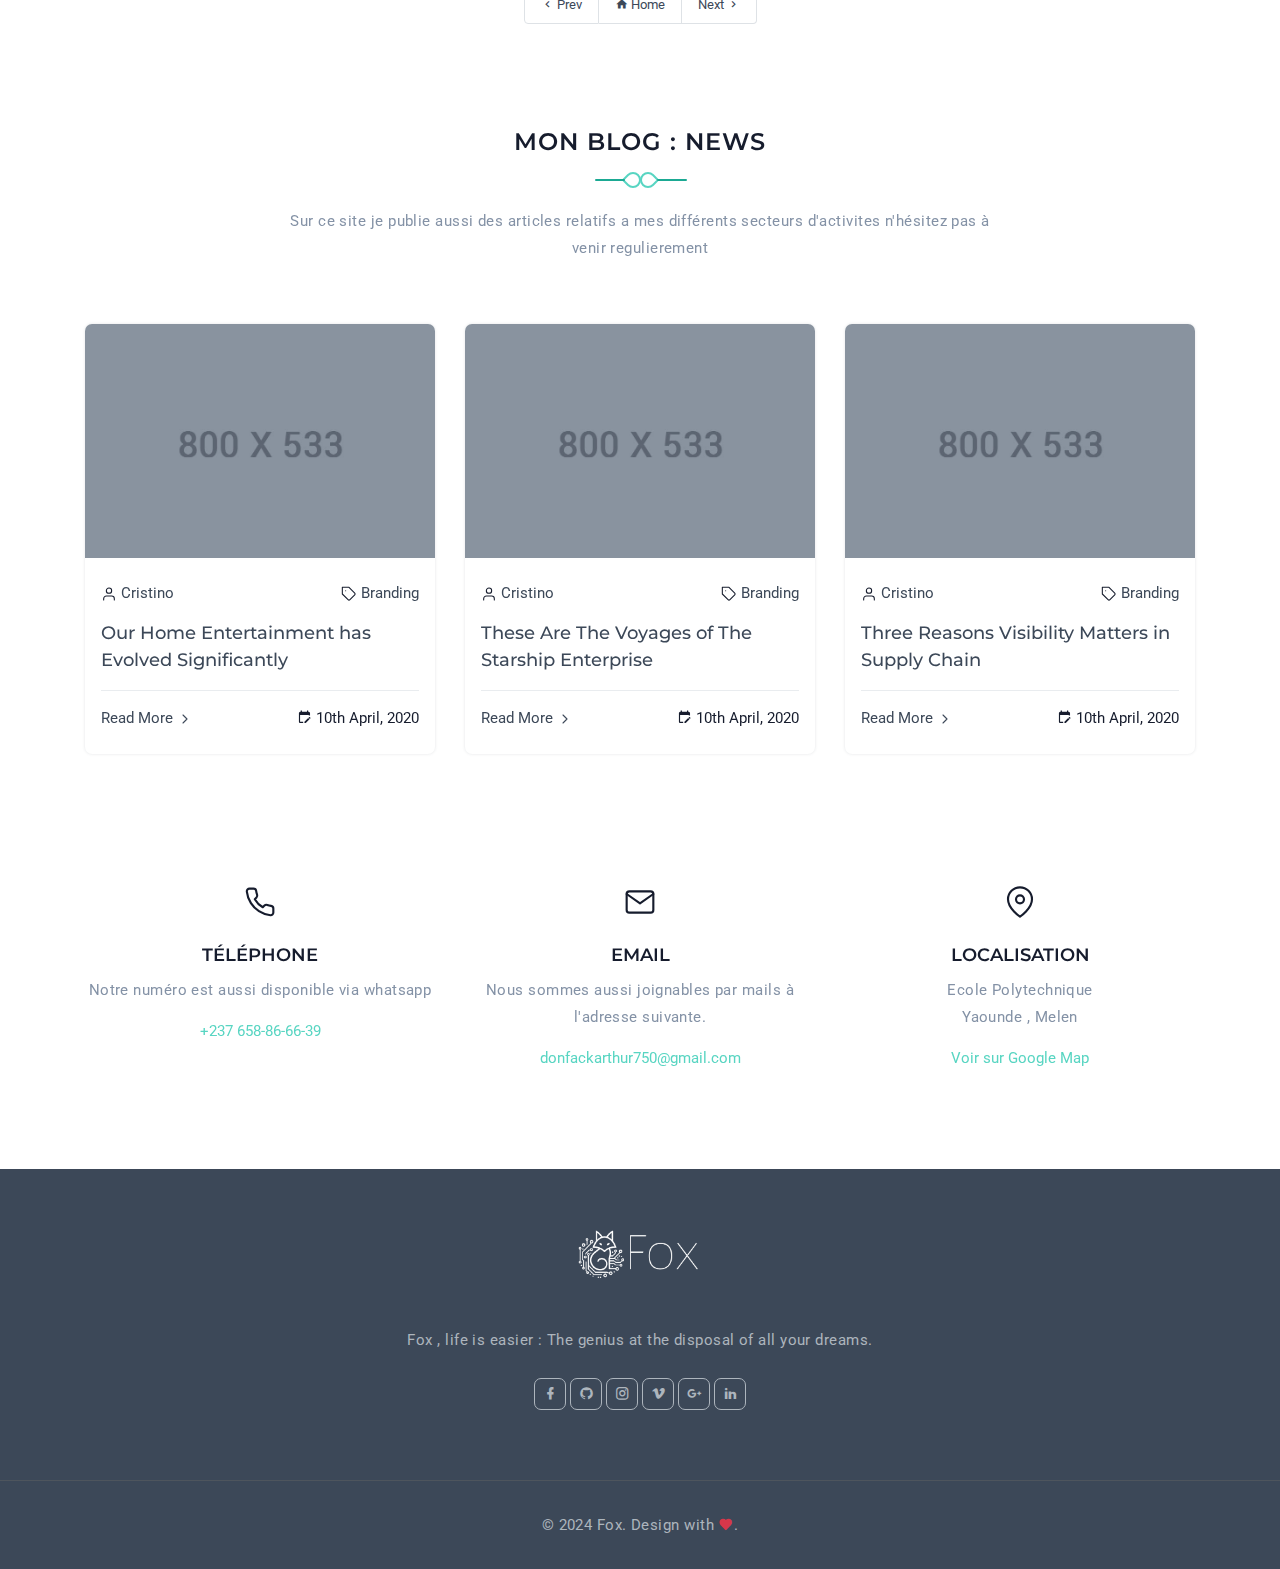
<file: page-portfolio-detail.html>
<!DOCTYPE html>
<html lang="en">

<head>
    <meta charset="utf-8" />
    <title>Fox - Service d'ingénierie Informatique</title>
    <meta name="viewport" content="width=device-width, initial-scale=1.0">
    <meta name="description" content="Premium Bootstrap 4 Landing Page Template" />
    <meta name="keywords" content="bootstrap 4, premium, marketing, multipurpose" />
    <meta content="Shreethemes" name="author" />
    <!-- favicon -->
    <link rel="shortcut icon" href="images/favicon.png">
    <!-- Bootstrap -->
    <link href="css/bootstrap.min.css" rel="stylesheet" type="text/css" />
    <!-- Magnific -->
    <link href="css/magnific-popup.css" rel="stylesheet" type="text/css" />
    <!-- Icon -->
    <link href="css/materialdesignicons.min.css" rel="stylesheet" type="text/css" />

    <!-- SLICK SLIDER -->
    <link rel="stylesheet" href="css/owl.carousel.min.css" />
    <link rel="stylesheet" href="css/owl.theme.css" />
    <link rel="stylesheet" href="css/owl.transitions.css" />
    <!-- Custom Css -->
    <link href="css/style.css" rel="stylesheet" type="text/css" id="theme-opt" />
    <link href="css/colors/default.css" rel="stylesheet" id="color-opt">
    <link rel='stylesheet'
        href='https://cdn-uicons.flaticon.com/2.5.1/uicons-solid-straight/css/uicons-solid-straight.css'>

</head>

<body>
    <!-- Loader -->
    <div id="preloader">
        <div id="status">
            <div class="logo">
                <img src="images/logo-loader.png" height="150" class="d-block mx-auto" alt="">
            </div>
            <div class="spinner">
                <div class="bounce1"></div>
                <div class="bounce2"></div>
                <div class="bounce3"></div>
            </div>
        </div>
    </div>
    <!-- Loader -->

    <!-- Navbar Start -->
    <nav class="navbar navbar-expand-lg fixed-top navbar-custom navbar-light sticky">
        <div class="container">
            <a class="navbar-brand" href="#">
                <img src="images/logo-fox-dark.png" class="l-dark" height="40" alt="">
                <img src="images/logo-fox-light.png" class="l-light" height="40" alt="">
            </a>
            <button class="navbar-toggler" type="button" data-toggle="collapse" data-target="#navbarCollapse"
                aria-controls="navbarCollapse" aria-expanded="false" aria-label="Toggle navigation">
                <span data-feather="menu" class="fea icon-md"></span>
            </button><!--end button-->

            <div class="collapse navbar-collapse" id="navbarCollapse">
                <ul class="navbar-nav mx-auto">
                    <li class="nav-item active">
                        <a class="nav-link" href="#home">Acceuil</a>
                    </li><!--end nav item-->
                    <li class="nav-item">
                        <a class="nav-link" href="#services">Services</a>
                    </li><!--end nav item-->
                    <li class="nav-item">
                        <a class="nav-link" href="#resume">Qui est Fox</a>
                    </li><!--end nav item-->
                    <li class="nav-item">
                        <a class="nav-link" href="#projects">Projets</a>
                    </li><!--end nav item-->
                    <li class="nav-item">
                        <a class="nav-link" href="#news">Blog</a>
                    </li><!--end nav item-->
                    <li class="nav-item">
                        <a class="nav-link" href="#contact">Contact</a>
                    </li><!--end nav item-->
                    <li class="nav-item dropdown">
                        <a class="nav-link dropdown-toggle" href="javascript:void(0)" id="navbarDropdown" role="button"
                            data-toggle="dropdown" aria-haspopup="true" aria-expanded="false">Pages
                        </a>
                        <div class="dropdown-menu rounded m-0" aria-labelledby="navbarDropdown">
                            <div class="container mx-0 mx-md-0">
                                <div class="row">
                                    <div class="col-md-12">
                                        <a class="dropdown-item" href="page-blog.html">Blog</a>
                                        <a class="dropdown-item" href="page-blog-detail.html">Blog Detail</a>
                                        <a class="dropdown-item" href="page-portfolio.html">Portfolio</a>
                                        <a class="dropdown-item" href="page-portfolio-detail.html">Portfolio Detail</a>
                                    </div><!--end col-->
                                </div><!--end row-->
                            </div><!--end container-->
                        </div>
                    </li><!--end nav item-->
                </ul>

                <ul class="list-unstyled mb-0 mt-2 mt-sm-0 social-icon light-social-icon">
                    <li class="list-inline-item"><a href="javascript:void(0)"><i class="mdi mdi-facebook"></i></a></li>
                    <li class="list-inline-item"><a href="javascript:void(0)"><i class="mdi mdi-github-circle"></i></a>
                    </li>
                    <li class="list-inline-item"><a href="javascript:void(0)"><i class="mdi mdi-instagram"></i></a></li>
                </ul>
            </div>
        </div><!--end container-->
    </nav><!--end navbar-->
    <!-- Navbar End -->
        <!-- Home Start -->
        <section class="bg-half d-table w-100" style="background: url('images/bg-folio.jpg')center center;">
            <div class="bg-overlay bg-overlay-white"></div>
            <div class="container">
                <div class="row mt-5 justify-content-center">
                    <div class="col-lg-12 text-center">
                        <div class="page-next-level">
                            <h4 class="title"> Project Name </h4>
                            <ul class="page-next bg-light d-inline-block py-2 px-4 mt-3 rounded mb-0">
                                <li><a href="index.html" class="text-dark">Fox</a></li>
                                <li><a href="page-portfolio.html" class="text-dark">Projets</a></li> 
                                <li>
                                    <span class="text-primary"> Project Detail</span> 
                                </li> 
                            </ul>
                        </div>
                    </div>  <!--end col-->
                </div><!--end row-->
            </div> <!--end container-->
        </section><!--end section-->
        <!-- Home End -->

        <!-- Work Start -->
        <section class="section">
            <div class="container">
                <div class="row">
                    <!-- WORK START -->
                    <div class="col-lg-7 col-md-6 order-2 order-md-1 mt-4 mt-sm-0 pt-2 pt-sm-0">
                        <div class="row mr-lg-4">
                            <div class="col-lg-12">
                                <div class="work-details">
                                    <h4 class="title mb-3 border-bottom pb-3">Project Name :</h4>
                                    <p class="text-muted">Lorem ipsum dolor sit amet consectetur adipisicing elit. Suscipit totam atque dignissimos porro, exercitationem, neque alias ea aliquid quibusdam voluptates impedit maxime aut asperiores consequatur iste. Corporis fuga ducimus dignissimos. Lorem ipsum dolor sit amet, consectetur adipisicing elit. Adipisci non dolorem consequatur vitae hic.</p>
                                    <p class="text-muted mb-0">Suscipit totam atque dignissimos porro, exercitationem, neque alias ea aliquid quibusdam voluptates impedit maxime aut asperiores consequatur iste. Corporis fuga ducimus dignissimos.</p>
                                </div>
                            </div><!--end col-->
                            
                            <div class="col-lg-7 mt-4 pt-2">
                                <div class="work-details bg-light p-4">
                                    <h4 class="title border-bottom pb-3 mb-3">Project Info :</h4>
                                    <ul class="list-unstyled mb-0">
                                        <li class="mt-3">
                                            <b>Client :</b>
                                            <span>Alita Margarate</span>
                                        </li>
                                        <li class="mt-3">
                                            <b>Category :</b>
                                            <span>Web Design</span>
                                        </li>
                                        <li class="mt-3">
                                            <b>Subject :</b>
                                            <span>Web Design</span>
                                        </li>
                                        <li class="mt-3">
                                            <b>Date :</b>
                                            <span>28th April, 2020</span>
                                        </li>
                                        <li class="mt-3">
                                            <b>Website :</b>
                                            <span>www.yourdomain.com</span>
                                        </li>
                                        <li class="mt-3">
                                            <b>Location :</b>
                                            <span>3/2/64 Mongus Street, UK</span>
                                        </li>
                                        <li class="mt-3">
                                            <b>Demo :</b>
                                            <span><a href="https://1.envato.market/9a71E" target="_blank" class="text-primary">Demo link</a></span>
                                        </li>
                                    </ul>                          
                                </div>
                            </div><!--end col-->
                        </div><!--end row-->
                    </div><!--end col-->

                    <div class="col-lg-5 col-md-6 order-1 order-md-2">
                        <div class="port-images sticky-sidebar">
                            <img src="images/portfolio/1.jpg" class="img-fluid mx-auto d-block rounded" alt="img">
                            <img src="images/portfolio/2.jpg" class="img-fluid mx-auto d-block rounded mt-4" alt="img">
                            <img src="images/portfolio/3.jpg" class="img-fluid mx-auto d-block rounded mt-4" alt="img">
                        </div>
                    </div><!--end col-->
                </div><!--end row-->

                <div class="row mt-4 pt-2">
                    <div class="col-12">                                
                        <ul class="pagination justify-content-center mb-0 list-unstyled">
                            <li><a href="#" class="pr-3 pl-3 pt-2 pb-2"> <i class="mdi mdi-chevron-left"></i> Prev</a></li>
                            <li><a href="page-portfolio.html" class="pr-3 pl-3 pt-2 pb-2"><i class="mdi mdi-home"></i> Home</a></li>
                            <li><a href="#" class="pr-3 pl-3 pt-2 pb-2">Next <i class="mdi mdi-chevron-right"></i></a></li>
                        </ul><!--end pagination-->
                    </div><!--end col-->
                </div>
            </div><!--end container-->
            
            <div class="container mt-100 mt-60">
                <div class="row justify-content-center">
                    <div class="col-12 text-center">
                        <div class="section-title">
                            <div class="titles">
                                <h4 class="title title-line text-uppercase mb-4 pb-4">Mon Blog : News</h4>
                                <span></span>
                            </div>
                            <p class="text-muted mx-auto para-desc mb-0">Sur ce site je publie aussi des articles relatifs a mes différents secteurs d'activites n'hésitez pas à venir regulierement </p>
                        </div>
                    </div><!--end col-->
                </div><!--end row-->

                <div class="row">
                    <div class="col-lg-4 col-md-6 col-12 mt-4 pt-2">
                        <div class="blog-post rounded shadow">
                            <img src="images/blog/01.jpg" class="img-fluid rounded-top" alt="">
                            <div class="content pt-4 pb-4 p-3">
                                <ul class="list-unstyled d-flex justify-content-between post-meta">
                                            <li><i data-feather="user" class="fea icon-sm mr-1"></i><a href="javascript:void(0)" class="text-dark">Cristino</a></li> 
                                            <li><i data-feather="tag" class="fea icon-sm mr-1"></i><a href="javascript:void(0)" class="text-dark">Branding</a></li>                                    
                                        </ul>  
                                <h5 class="mb-3"><a href="page-blog-detail.html" class="title text-dark">Our Home Entertainment has Evolved Significantly</a></h5> 
                                <ul class="list-unstyled mb-0 pt-3 border-top d-flex justify-content-between">
                                    <li><a href="javascript:void(0)" class="text-dark">Read More <i data-feather="chevron-right" class="fea icon-sm"></i></a></li>
                                    <li><i class="mdi mdi-calendar-edit mr-1"></i>10th April, 2020</li>
                                </ul>
                            </div><!--end content-->
                        </div><!--end blog post-->
                    </div><!--end col-->

                    <div class="col-lg-4 col-md-6 col-12 mt-4 pt-2">
                        <div class="blog-post rounded shadow">
                            <img src="images/blog/02.jpg" class="img-fluid rounded-top" alt="">
                            <div class="content pt-4 pb-4 p-3">
                                <ul class="list-unstyled d-flex justify-content-between post-meta">
                                            <li><i data-feather="user" class="fea icon-sm mr-1"></i><a href="javascript:void(0)" class="text-dark">Cristino</a></li> 
                                            <li><i data-feather="tag" class="fea icon-sm mr-1"></i><a href="javascript:void(0)" class="text-dark">Branding</a></li>                                    
                                        </ul> 
                                <h5 class="mb-3"><a href="page-blog-detail.html" class="title text-dark">These Are The Voyages of The Starship Enterprise</a></h5>
                                <ul class="list-unstyled mb-0 pt-3 border-top d-flex justify-content-between">
                                    <li><a href="javascript:void(0)" class="text-dark">Read More <i data-feather="chevron-right" class="fea icon-sm"></i></a></li>
                                    <li><i class="mdi mdi-calendar-edit mr-1"></i>10th April, 2020</li>
                                </ul>
                            </div><!--end content-->
                        </div><!--end blog post-->
                    </div><!--end col-->

                    <div class="col-lg-4 col-md-6 col-12 mt-4 pt-2">
                        <div class="blog-post rounded shadow">
                            <img src="images/blog/03.jpg" class="img-fluid rounded-top" alt="">
                            <div class="content pt-4 pb-4 p-3">
                                <ul class="list-unstyled d-flex justify-content-between post-meta">
                                            <li><i data-feather="user" class="fea icon-sm mr-1"></i><a href="javascript:void(0)" class="text-dark">Cristino</a></li> 
                                            <li><i data-feather="tag" class="fea icon-sm mr-1"></i><a href="javascript:void(0)" class="text-dark">Branding</a></li>                                    
                                        </ul> 
                                <h5 class="mb-3"><a href="page-blog-detail.html" class="title text-dark">Three Reasons Visibility Matters in Supply Chain</a></h5>
                                <ul class="list-unstyled mb-0 pt-3 border-top d-flex justify-content-between">
                                    <li><a href="javascript:void(0)" class="text-dark">Read More <i data-feather="chevron-right" class="fea icon-sm"></i></a></li>
                                    <li><i class="mdi mdi-calendar-edit mr-1"></i>10th April, 2020</li>
                                </ul>
                            </div><!--end content-->
                        </div><!--end blog post-->
                    </div><!--end col-->
                </div><!--end row-->
            </div><!--end container-->
            
            <div class="container mt-100 mt-60">
                <div class="row">
                    <div class="col-md-4 mt-4 pt-2">
                        <div class="contact-detail text-center">
                            <div class="icon">
                                <i data-feather="phone" class="fea icon-md"></i>
                            </div>
                            <div class="content mt-4">
                                <h5 class="title text-uppercase">Téléphone</h5>
                                <p class="text-muted">Notre numéro est aussi disponible via whatsapp</p>
                                <a href="https://wa.me/+237658866639" class="text-primary">+237 658-86-66-39</a>
                            </div>  
                        </div>
                    </div><!--end col-->
                    
                    <div class="col-md-4 mt-4 pt-2">
                        <div class="contact-detail text-center">
                            <div class="icon">
                                <i data-feather="mail" class="fea icon-md"></i>
                            </div>
                            <div class="content mt-4">
                                <h5 class="title text-uppercase">Email</h5>
                                <p class="text-muted">Nous sommes aussi joignables par mails à l'adresse suivante.</p>
                                <a href="mailto:donfackarthur750@gmail.com" class="text-primary">donfackarthur750@gmail.com</a>
                            </div>  
                        </div>
                    </div><!--end col-->
                    
                    <div class="col-md-4 mt-4 pt-2">
                        <div class="contact-detail text-center">
                            <div class="icon">
                                <i data-feather="map-pin" class="fea icon-md"></i>
                            </div>
                            <div class="content mt-4">
                                <h5 class="title text-uppercase">Localisation</h5>
                                <p class="text-muted">Ecole Polytechnique <br>Yaounde , Melen</p>
                                <a href="https://www.google.com/maps/embed?pb=!1m18!1m12!1m3!1d11259.250745290274!2d11.48950953853385!3d3.864576176802713!2m3!1f0!2f0!3f0!3m2!1i1024!2i768!4f13.1!3m3!1m2!1s0x108bcfa23aace247%3A0xe07671abb10169f9!2s%C3%89cole%20Nationale%20Sup%C3%A9rieure%20Polytechnique%20de%20Yaound%C3%A9!5e0!3m2!1sfr!2scm!4v1725645641232!5m2!1sfr!2scm" class="video-play-icon text-primary">Voir sur Google Map</a>
                            </div>  
                        </div>
                    </div><!--end col-->
                </div><!--end row-->
            </div><!--end container-->
        </section><!--end section-->
        <!-- Contact End -->

         <!-- Footer Start -->
         <footer class="footer bg-dark">
            <div class="container">
                <div class="row justify-content-center">
                    <div class="col-12 text-center">
                        <a href="#"><img src="images/logo-fox-light.png" height="50" alt=""></a>
                        <p class="para-desc mx-auto mt-5">Fox , life is easier : The genius at the disposal of all your dreams.</p>
                        <ul class="list-unstyled mb-0 mt-4 social-icon">
                            <li class="list-inline-item"><a href="javascript:void(0)"><i class="mdi mdi-facebook"></i></a></li>
                            <li class="list-inline-item"><a href="javascript:void(0)"><i class="mdi mdi-github-circle"></i></a></li>
                            <li class="list-inline-item"><a href="javascript:void(0)"><i class="mdi mdi-instagram"></i></a></li>
                            <li class="list-inline-item"><a href="javascript:void(0)"><i class="mdi mdi-vimeo"></i></a></li>
                            <li class="list-inline-item"><a href="javascript:void(0)"><i class="mdi mdi-google-plus"></i></a></li>
                            <li class="list-inline-item"><a href="javascript:void(0)"><i class="mdi mdi-linkedin"></i></a></li>
                        </ul>
                    </div><!--end col-->
                </div><!--end row-->
            </div><!--end container-->
        </footer><!--end footer-->
        <footer class="footer footer-bar bg-dark">
            <div class="container text-foot text-center">
                <p class="mb-0">© 2024 Fox. Design with <i class="mdi mdi-heart text-danger"></i>.</p>
            </div><!--end container-->
        </footer><!--end footer-->
        <!-- Footer End -->
        
        <!-- Back to top -->
        <a href="#" class="back-to-top rounded text-center" id="back-to-top"> 
            <i class="mdi mdi-chevron-up d-block"> </i> 
        </a>
        <!-- Back to top -->

        <!-- javascript -->
       
        <!-- javascript -->
        <script src="js/jquery.min.js"></script>
        <script src="js/bootstrap.bundle.min.js"></script>
        <script src="js/jquery.easing.min.js"></script>
        <script src="js/scrollspy.min.js"></script>
        <!-- SLIDER -->
        <script src="js/owl.carousel.min.js "></script>
        <!-- Magnific Popup -->
        <script src="js/jquery.magnific-popup.min.js"></script>
        <!-- Feather icon -->
        <script src="js/feather.min.js"></script>
        <!-- Main Js -->
        <script src="js/app.js"></script>
    </body>

</html>
</file>
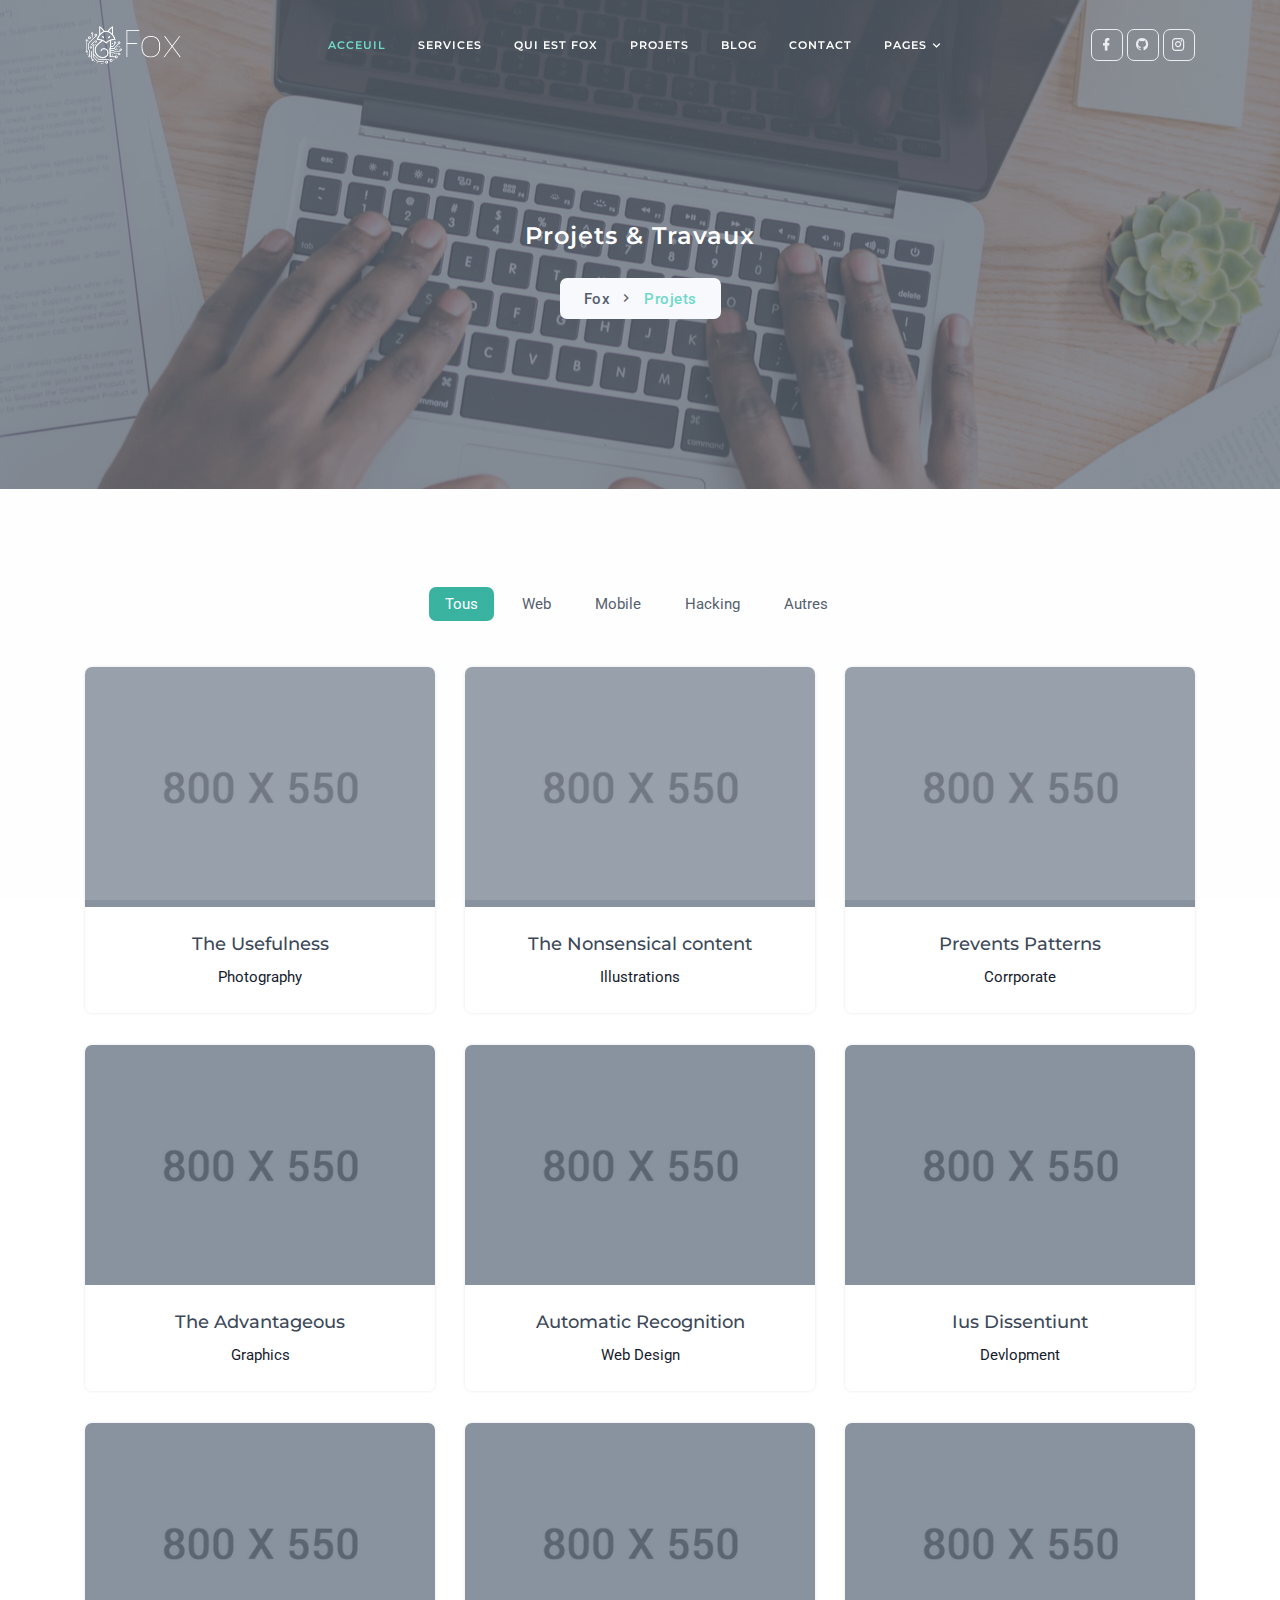
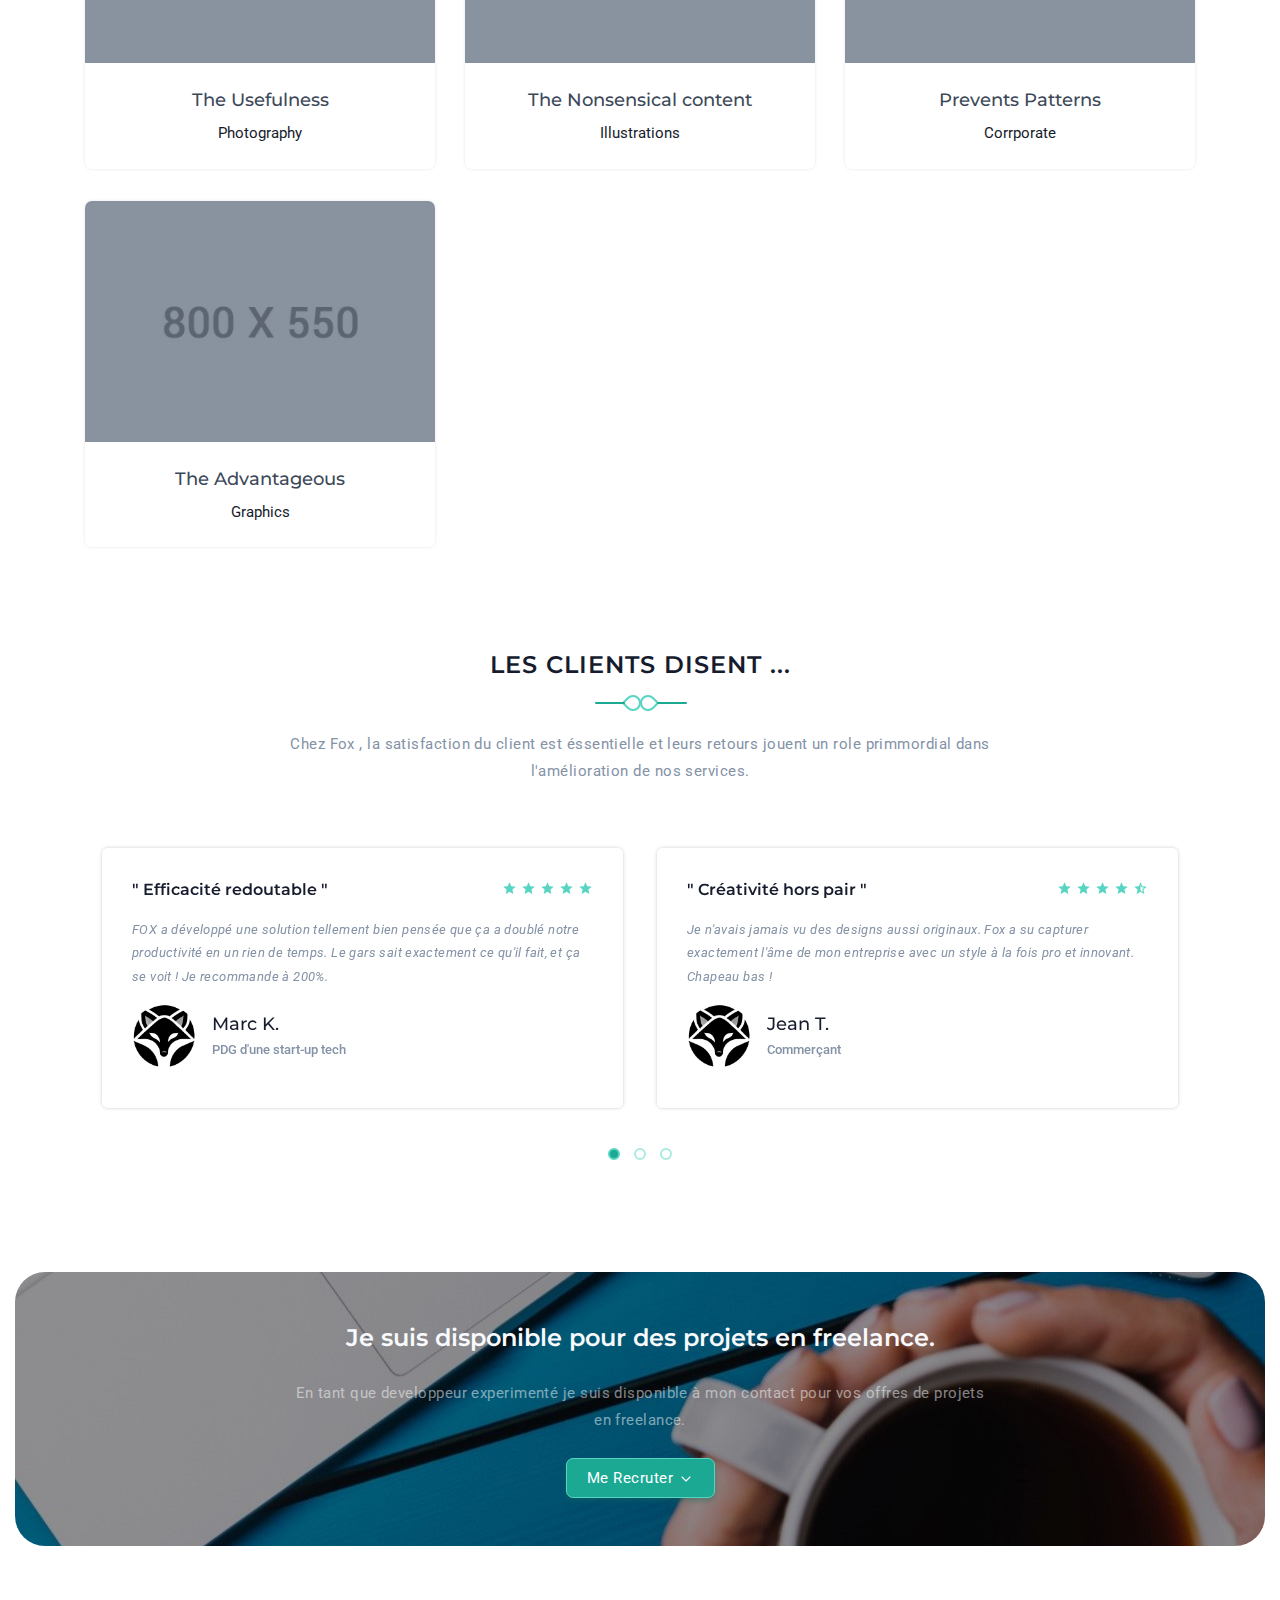
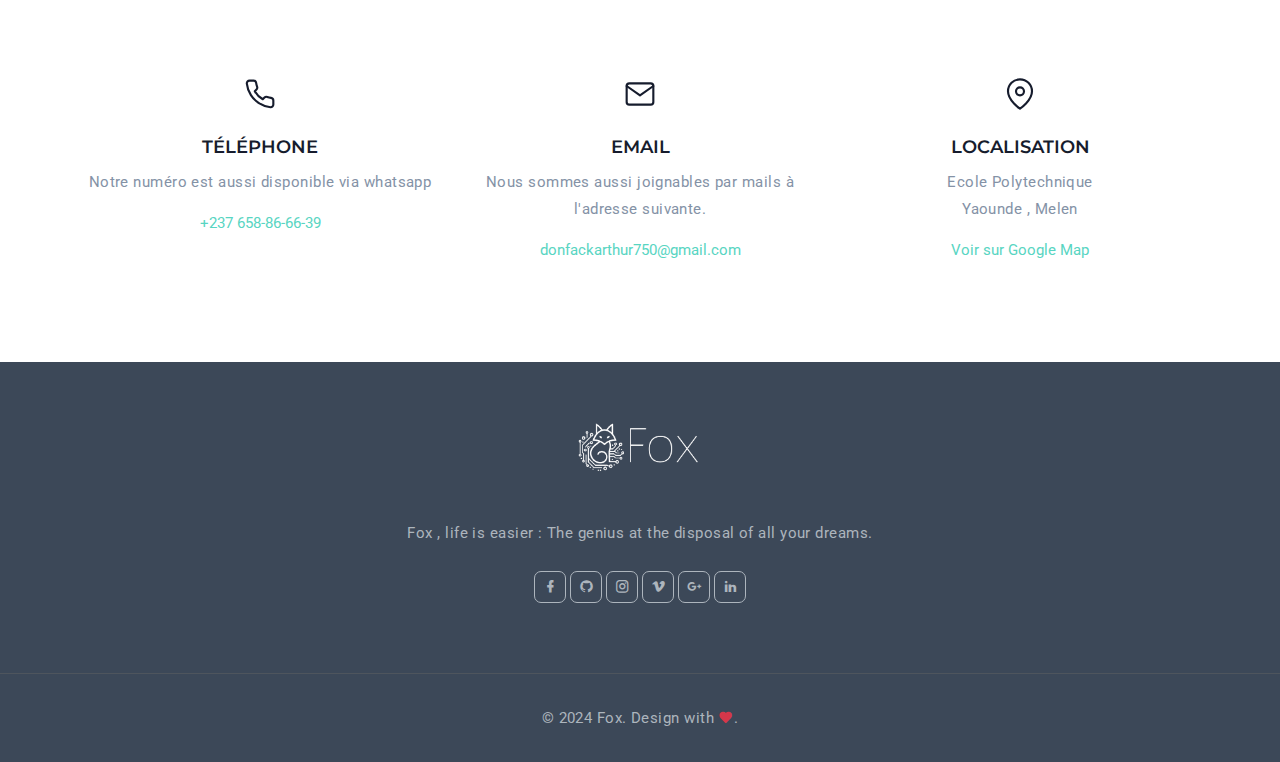
<file: page-portfolio.html>
<!DOCTYPE html>
<html lang="en">

<head>
    <meta charset="utf-8" />
    <title>Fox - Service d'ingénierie Informatique</title>
    <meta name="viewport" content="width=device-width, initial-scale=1.0">
    <meta name="description" content="Premium Bootstrap 4 Landing Page Template" />
    <meta name="keywords" content="bootstrap 4, premium, marketing, multipurpose" />
    <meta content="Shreethemes" name="author" />
    <!-- favicon -->
    <link rel="shortcut icon" href="images/favicon.png">
    <!-- Bootstrap -->
    <link href="css/bootstrap.min.css" rel="stylesheet" type="text/css" />
    <!-- Magnific -->
    <link href="css/magnific-popup.css" rel="stylesheet" type="text/css" />
    <!-- Icon -->
    <link href="css/materialdesignicons.min.css" rel="stylesheet" type="text/css" />

    <!-- SLICK SLIDER -->
    <link rel="stylesheet" href="css/owl.carousel.min.css" />
    <link rel="stylesheet" href="css/owl.theme.css" />
    <link rel="stylesheet" href="css/owl.transitions.css" />
    <!-- Custom Css -->
    <link href="css/style.css" rel="stylesheet" type="text/css" id="theme-opt" />
    <link href="css/colors/default.css" rel="stylesheet" id="color-opt">
    <link rel='stylesheet'
        href='https://cdn-uicons.flaticon.com/2.5.1/uicons-solid-straight/css/uicons-solid-straight.css'>

</head>

<body>
    <!-- Loader -->
     <div class="cache" hidden="true">u</div>
    <div id="preloader">
        <div id="status">
            <div class="logo">
                <img src="images/logo-loader.png" height="150" class="d-block mx-auto" alt="">
            </div>
            <div class="spinner">
                <div class="bounce1"></div>
                <div class="bounce2"></div>
                <div class="bounce3"></div>
            </div>
        </div>
    </div>
    <!-- Loader -->

    <!-- Navbar Start -->
    <nav class="navbar navbar-expand-lg fixed-top navbar-custom navbar-light sticky">
        <div class="container">
            <a class="navbar-brand" href="#">
                <img src="images/logo-fox-dark.png" class="l-dark" height="40" alt="">
                <img src="images/logo-fox-light.png" class="l-light" height="40" alt="">
            </a>
            <button class="navbar-toggler" type="button" data-toggle="collapse" data-target="#navbarCollapse"
                aria-controls="navbarCollapse" aria-expanded="false" aria-label="Toggle navigation">
                <span data-feather="menu" class="fea icon-md"></span>
            </button><!--end button-->

            <div class="collapse navbar-collapse" id="navbarCollapse">
                <ul class="navbar-nav mx-auto">
                    <li class="nav-item active">
                        <a class="nav-link" href="#home">Acceuil</a>
                    </li><!--end nav item-->
                    <li class="nav-item">
                        <a class="nav-link" href="#services">Services</a>
                    </li><!--end nav item-->
                    <li class="nav-item">
                        <a class="nav-link" href="#resume">Qui est Fox</a>
                    </li><!--end nav item-->
                    <li class="nav-item">
                        <a class="nav-link" href="#projects">Projets</a>
                    </li><!--end nav item-->
                    <li class="nav-item">
                        <a class="nav-link" href="#news">Blog</a>
                    </li><!--end nav item-->
                    <li class="nav-item">
                        <a class="nav-link" href="#contact">Contact</a>
                    </li><!--end nav item-->
                    <li class="nav-item dropdown">
                        <a class="nav-link dropdown-toggle" href="javascript:void(0)" id="navbarDropdown" role="button"
                            data-toggle="dropdown" aria-haspopup="true" aria-expanded="false">Pages
                        </a>
                        <div class="dropdown-menu rounded m-0" aria-labelledby="navbarDropdown">
                            <div class="container mx-0 mx-md-0">
                                <div class="row">
                                    <div class="col-md-12">
                                        <a class="dropdown-item" href="page-blog.html">Blog</a>
                                        <a class="dropdown-item" href="page-blog-detail.html">Blog Detail</a>
                                        <a class="dropdown-item" href="page-portfolio.html">Portfolio</a>
                                        <a class="dropdown-item" href="page-portfolio-detail.html">Portfolio Detail</a>
                                    </div><!--end col-->
                                </div><!--end row-->
                            </div><!--end container-->
                        </div>
                    </li><!--end nav item-->
                </ul>

                <ul class="list-unstyled mb-0 mt-2 mt-sm-0 social-icon light-social-icon">
                    <li class="list-inline-item"><a href="javascript:void(0)"><i class="mdi mdi-facebook"></i></a></li>
                    <li class="list-inline-item"><a href="javascript:void(0)"><i class="mdi mdi-github-circle"></i></a>
                    </li>
                    <li class="list-inline-item"><a href="javascript:void(0)"><i class="mdi mdi-instagram"></i></a></li>
                </ul>
            </div>
        </div><!--end container-->
    </nav><!--end navbar-->
    <!-- Navbar End -->

    <!-- Home Start -->
    <section class="bg-half d-table w-100" style="background: url('images/bg-folio.jpg')center center;">
        <div class="bg-overlay bg-overlay-black"></div>
        <div class="container">
            <div class="row mt-5 justify-content-center">
                <div class="col-lg-12 text-center">
                    <div class="page-next-level">
                        <h4 class="title text-white"> Projets & Travaux </h4>
                        <ul class="page-next bg-light d-inline-block py-2 px-4 mt-3 rounded mb-0">
                            <li><a href="index.html" class="text-dark">Fox</a></li>
                            <li>
                                <span class="text-primary"> Projets</span>
                            </li>
                        </ul>
                    </div>
                </div> <!--end col-->
            </div><!--end row-->
        </div> <!--end container-->
    </section><!--end section-->
    <!-- Home End -->

    <!-- Projects End -->
    <section class="section">
        <div class="container">
            <div class="row justify-content-center">
                <div class="col-lg-12">
                    <ul class="portfolioFilter text-center mb-0 list-unstyled">
                        <li class="list-inline-item mb-3"><a href="#" data-filter="*" class="active text-dark mr-2 py-2 px-3 rounded">Tous</a></li>
                        <li class="list-inline-item mb-3"><a href="#" data-filter=".natural" class="text-dark mr-2 py-2 px-3 rounded">Web</a></li>
                        <li class="list-inline-item mb-3"><a href="#" data-filter=".creative" class="text-dark mr-2 py-2 px-3 rounded">Mobile</a></li>
                        <li class="list-inline-item mb-3"><a href="#" data-filter=".personal" class="text-dark mr-2 py-2 px-3 rounded">Hacking</a></li>
                        <li class="list-inline-item mb-3"><a href="#" data-filter=".photography" class="text-dark mr-2 py-2 px-3 rounded">Autres</a></li>
                    </ul>
                </div><!--end col-->
            </div><!--end row-->

            <div class="portfolioContainer row">
                <div class="col-lg-4 col-md-6 mt-4 pt-2 natural personal">
                    <div class="portfolio-box rounded shadow position-relative overflow-hidden">
                        <div class="portfolio-box-img position-relative overflow-hidden">
                            <img src="images/portfolio/1.jpg" class="img-fluid" alt="member-image">
                            <div class="overlay-work">
                                <div class="work-content text-center">
                                    <a href="images/portfolio/1.jpg"
                                        class="text-light work-icon bg-dark d-inline-block rounded-pill mfp-image"><i
                                            data-feather="camera" class="fea icon-sm image-icon"></i></a>
                                </div>
                            </div>
                        </div>
                        <div class="gallary-title py-4 text-center">
                            <h5><a href="page-portfolio-detail.html" class="title text-dark">The Usefulness</a></h5>
                            <span>Photography</span>
                        </div>
                    </div>
                </div><!--end col-->

                <div class="col-lg-4 col-md-6 mt-4 pt-2 creative personal photography">
                    <div class="portfolio-box rounded shadow position-relative overflow-hidden">
                        <div class="portfolio-box-img position-relative overflow-hidden">
                            <img src="images/portfolio/2.jpg" class="img-fluid" alt="member-image">
                            <div class="overlay-work">
                                <div class="work-content text-center">
                                    <a href="http://vimeo.com/287684225"
                                        class="play-btn video-play-icon text-light work-icon bg-dark d-inline-block rounded-pill"><i
                                            data-feather="video" class="fea icon-sm image-icon"></i></a>
                                </div>
                            </div>
                        </div>
                        <div class="gallary-title py-4 text-center">
                            <h5><a href="page-portfolio-detail.html" class="title text-dark">The Nonsensical content</a>
                            </h5>
                            <span>Illustrations</span>
                        </div>
                    </div>
                </div><!--end col-->

                <div class="col-lg-4 col-md-6 mt-4 pt-2 natural creative">
                    <div class="portfolio-box rounded shadow position-relative overflow-hidden">
                        <div class="portfolio-box-img position-relative overflow-hidden">
                            <img src="images/portfolio/4.jpg" class="img-fluid" alt="member-image">
                            <div class="overlay-work">
                                <div class="work-content text-center">
                                    <a href="images/portfolio/4.jpg"
                                        class="text-light work-icon bg-dark d-inline-block rounded-pill mfp-image"><i
                                            data-feather="camera" class="fea icon-sm image-icon"></i></a>
                                </div>
                            </div>
                        </div>
                        <div class="gallary-title py-4 text-center">
                            <h5><a href="page-portfolio-detail.html" class="title text-dark">Prevents Patterns</a></h5>
                            <span>Corrporate</span>
                        </div>
                    </div>
                </div><!--end col-->

                <div class="col-lg-4 col-md-6 mt-4 pt-2  personal photography">
                    <div class="portfolio-box rounded shadow position-relative overflow-hidden">
                        <div class="portfolio-box-img position-relative overflow-hidden">
                            <img src="images/portfolio/6.jpg" class="img-fluid" alt="member-image">
                            <div class="overlay-work">
                                <div class="work-content text-center">
                                    <a href="images/portfolio/6.jpg"
                                        class="text-light work-icon bg-dark d-inline-block rounded-pill mfp-image"><i
                                            data-feather="camera" class="fea icon-sm image-icon"></i></a>
                                </div>
                            </div>
                        </div>
                        <div class="gallary-title py-4 text-center">
                            <h5><a href="page-portfolio-detail.html" class="title text-dark">The Advantageous</a></h5>
                            <span>Graphics</span>
                        </div>
                    </div>
                </div><!--end col-->

                <div class="col-lg-4 col-md-6 mt-4 pt-2 creative photography">
                    <div class="portfolio-box rounded shadow position-relative overflow-hidden">
                        <div class="portfolio-box-img position-relative overflow-hidden">
                            <img src="images/portfolio/3.jpg" class="img-fluid" alt="member-image">
                            <div class="overlay-work">
                                <div class="work-content text-center">
                                    <a href="http://vimeo.com/287684225"
                                        class="play-btn video-play-icon text-light work-icon bg-dark d-inline-block rounded-pill"><i
                                            data-feather="video" class="fea icon-sm image-icon"></i></a>
                                </div>
                            </div>
                        </div>
                        <div class="gallary-title py-4 text-center">
                            <h5><a href="page-portfolio-detail.html" class="title text-dark">Automatic Recognition</a>
                            </h5>
                            <span>Web Design</span>
                        </div>
                    </div>
                </div><!--end col-->

                <div class="col-lg-4 col-md-6 mt-4 pt-2 natural creative">
                    <div class="portfolio-box rounded shadow position-relative overflow-hidden">
                        <div class="portfolio-box-img position-relative overflow-hidden">
                            <img src="images/portfolio/5.jpg" class="img-fluid" alt="member-image">
                            <div class="overlay-work">
                                <div class="work-content text-center">
                                    <a href="images/portfolio/5.jpg"
                                        class="text-light work-icon bg-dark d-inline-block rounded-pill mfp-image"><i
                                            data-feather="camera" class="fea icon-sm image-icon"></i></a>
                                </div>
                            </div>
                        </div>
                        <div class="gallary-title py-4 text-center">
                            <h5><a href="page-portfolio-detail.html" class="title text-dark"> Ius Dissentiunt </a></h5>
                            <span>Devlopment</span>
                        </div>
                    </div>
                </div><!--end col-->

                <div class="col-lg-4 col-md-6 mt-4 pt-2 natural personal">
                    <div class="portfolio-box rounded shadow position-relative overflow-hidden">
                        <div class="portfolio-box-img position-relative overflow-hidden">
                            <img src="images/portfolio/8.jpg" class="img-fluid" alt="member-image">
                            <div class="overlay-work">
                                <div class="work-content text-center">
                                    <a href="images/portfolio/8.jpg"
                                        class="text-light work-icon bg-dark d-inline-block rounded-pill mfp-image"><i
                                            data-feather="camera" class="fea icon-sm image-icon"></i></a>
                                </div>
                            </div>
                        </div>
                        <div class="gallary-title py-4 text-center">
                            <h5><a href="page-portfolio-detail.html" class="title text-dark">The Usefulness</a></h5>
                            <span>Photography</span>
                        </div>
                    </div>
                </div><!--end col-->

                <div class="col-lg-4 col-md-6 mt-4 pt-2 creative personal photography">
                    <div class="portfolio-box rounded shadow position-relative overflow-hidden">
                        <div class="portfolio-box-img position-relative overflow-hidden">
                            <img src="images/portfolio/7.jpg" class="img-fluid" alt="member-image">
                            <div class="overlay-work">
                                <div class="work-content text-center">
                                    <a href="http://vimeo.com/287684225"
                                        class="play-btn video-play-icon text-light work-icon bg-dark d-inline-block rounded-pill"><i
                                            data-feather="video" class="fea icon-sm image-icon"></i></a>
                                </div>
                            </div>
                        </div>
                        <div class="gallary-title py-4 text-center">
                            <h5><a href="page-portfolio-detail.html" class="title text-dark">The Nonsensical content</a>
                            </h5>
                            <span>Illustrations</span>
                        </div>
                    </div>
                </div><!--end col-->

                <div class="col-lg-4 col-md-6 mt-4 pt-2 natural creative">
                    <div class="portfolio-box rounded shadow position-relative overflow-hidden">
                        <div class="portfolio-box-img position-relative overflow-hidden">
                            <img src="images/portfolio/9.jpg" class="img-fluid" alt="member-image">
                            <div class="overlay-work">
                                <div class="work-content text-center">
                                    <a href="images/portfolio/9.jpg"
                                        class="text-light work-icon bg-dark d-inline-block rounded-pill mfp-image"><i
                                            data-feather="camera" class="fea icon-sm image-icon"></i></a>
                                </div>
                            </div>
                        </div>
                        <div class="gallary-title py-4 text-center">
                            <h5><a href="page-portfolio-detail.html" class="title text-dark">Prevents Patterns</a></h5>
                            <span>Corrporate</span>
                        </div>
                    </div>
                </div><!--end col-->

                <div class="col-lg-4 col-md-6 mt-4 pt-2  personal photography">
                    <div class="portfolio-box rounded shadow position-relative overflow-hidden">
                        <div class="portfolio-box-img position-relative overflow-hidden">
                            <img src="images/portfolio/1.jpg" class="img-fluid" alt="member-image">
                            <div class="overlay-work">
                                <div class="work-content text-center">
                                    <a href="images/portfolio/1.jpg"
                                        class="text-light work-icon bg-dark d-inline-block rounded-pill mfp-image"><i
                                            data-feather="camera" class="fea icon-sm image-icon"></i></a>
                                </div>
                            </div>
                        </div>
                        <div class="gallary-title py-4 text-center">
                            <h5><a href="page-portfolio-detail.html" class="title text-dark">The Advantageous</a></h5>
                            <span>Graphics</span>
                        </div>
                    </div>
                </div><!--end col-->
            </div><!-- End row -->
        </div><!--end container-->

        <div class="container mt-100 mt-60">
            <div class="row justify-content-center">
                <div class="col-12 text-center">
                    <div class="section-title">
                        <div class="titles">
                            <h4 class="title title-line text-uppercase mb-4 pb-4">Les clients disent ...</h4>
                            <span></span>
                        </div>
                        <p class="text-muted mx-auto para-desc mb-0">Chez Fox , la satisfaction du client est éssentielle et leurs retours jouent un role primmordial dans l'amélioration de nos services.</p>
                    </div>
                </div><!--end col-->
            </div><!--end row-->

            <div class="row">
                <div class="col-12">
                    <div id="clients-testi" class="owl-carousel mt-3">
                        <!--Start Client-->
                        <div class="client-review border rounded m-3 mb-4 position-relative shadow">
                            <div class="review-star">
                                <ul class="list-unstyled float-right mb-0">
                                    <li class="list-inline-item text-primary"><i class="mdi mdi-star"></i></li>
                                    <li class="list-inline-item text-primary"><i class="mdi mdi-star"></i></li>
                                    <li class="list-inline-item text-primary"><i class="mdi mdi-star"></i></li>
                                    <li class="list-inline-item text-primary"><i class="mdi mdi-star"></i></li>
                                    <li class="list-inline-item text-primary"><i class="mdi mdi-star"></i></li>
                                </ul>

                                <div class="review-base">
                                    <h6 class="title">" Efficacité redoutable "</h6>
                                </div>
                            </div><!--end review star-->

                            <p class="text-muted review-para font-italic mt-3 mb-3" style="font-size: 13px;">FOX a développé une solution tellement bien pensée que ça a doublé notre productivité en un rien de temps. Le gars sait exactement ce qu'il fait, et ça se voit ! Je recommande à 200%.</p>
                            <div class="reviewer d-flex align-items-center">
                                <img src="images/client/c.png" class="img-fluid rounded-circle avatar avatar-small mr-3" alt="">
                                <div class="content">
                                    <h5 class="name mb-0">Marc K.</h5>
                                    <small class="designation text-muted">PDG d'une start-up tech</small>
                                </div>
                            </div><!--end reviewer-->
                        </div><!--end client review-->
                        <!--End Client-->

                        <!--Start Client-->                            
                        <div class="client-review border rounded m-3 mb-4 position-relative shadow">
                            <div class="review-star">
                                <ul class="list-unstyled float-right mb-0">
                                    <li class="list-inline-item text-primary"><i class="mdi mdi-star"></i></li>
                                    <li class="list-inline-item text-primary"><i class="mdi mdi-star"></i></li>
                                    <li class="list-inline-item text-primary"><i class="mdi mdi-star"></i></li>
                                    <li class="list-inline-item text-primary"><i class="mdi mdi-star"></i></li>
                                    <li class="list-inline-item text-primary"><i class="mdi mdi-star-half"></i></li>
                                </ul>

                                <div class="review-base">
                                    <h6 class="title">" Créativité hors pair "</h6>
                                </div>
                            </div><!--end review star-->

                            <p class="text-muted review-para font-italic mt-3 mb-3" style="font-size: 13px;">Je n'avais jamais vu des designs aussi originaux. Fox a su capturer exactement l'âme de mon entreprise avec un style à la fois pro et innovant. Chapeau bas !</p>
                            <div class="reviewer d-flex align-items-center">
                                <img src="images/client/c.png" class="img-fluid rounded-circle avatar avatar-small mr-3" alt="">
                                <div class="content">
                                    <h5 class="name mb-0">Jean T.

                                    </h5>
                                    <small class="designation text-muted">Commerçant</small>
                                </div>
                            </div><!--end reviewer-->
                        </div><!--end client review-->
                        <!--End Client-->

                        <!--Start Client-->                            
                        <div class="client-review border rounded m-3 mb-4 position-relative shadow">
                            <div class="review-star">
                                <ul class="list-unstyled float-right mb-0">
                                    <li class="list-inline-item text-primary"><i class="mdi mdi-star"></i></li>
                                    <li class="list-inline-item text-primary"><i class="mdi mdi-star"></i></li>
                                    <li class="list-inline-item text-primary"><i class="mdi mdi-star"></i></li>
                                    <li class="list-inline-item text-primary"><i class="mdi mdi-star"></i></li>
                                    <li class="list-inline-item text-primary"><i class="mdi mdi-star"></i></li>
                                </ul>

                                <div class="review-base">
                                    <h6 class="title">" Service client au top "</h6>
                                </div>
                            </div><!--end review star-->

                            <p class="text-muted review-para font-italic mt-3 mb-3" style="font-size: 13px;">Non seulement ils livrent des solutions efficaces, mais en plus, ils sont super sympas et à l'écoute. Toujours prêts à améliorer ou adapter le projet selon mes besoins.</p>
                            <div class="reviewer d-flex align-items-center">
                                <img src="images/client/c.png" class="img-fluid rounded-circle avatar avatar-small mr-3" alt="">
                                <div class="content">
                                    <h5 class="name mb-0">Alice M.</h5>
                                    <small class="designation text-muted">Développeuse indépendante

                                    </small>
                                </div>
                            </div><!--end reviewer-->
                        </div><!--end client review-->
                        <!--End Client-->

                        <!--Start Client-->
                        <div class="client-review border rounded m-3 mb-4 position-relative shadow">
                            <div class="review-star">
                                <ul class="list-unstyled float-right mb-0">
                                    <li class="list-inline-item text-primary"><i class="mdi mdi-star"></i></li>
                                    <li class="list-inline-item text-primary"><i class="mdi mdi-star"></i></li>
                                    <li class="list-inline-item text-primary"><i class="mdi mdi-star"></i></li>
                                    <li class="list-inline-item text-primary"><i class="mdi mdi-star"></i></li>
                                    <li class="list-inline-item text-primary"><i class="mdi mdi-star"></i></li>
                                </ul>

                                <div class="review-base">
                                    <h6 class="title">" Prix imbattables "</h6>
                                </div>
                            </div><!--end review star-->

                            <p class="text-muted review-para font-italic mt-3 mb-3" style="font-size: 13px;">Franchement, pour la qualité du service, je ne m'attendais pas à ce que ce soit aussi abordable. FOX m'a impressionné à tous les niveaux, de la technique aux tarifs.</p>
                            <div class="reviewer d-flex align-items-center">
                                <img src="images/client/c.png" class="img-fluid rounded-circle avatar avatar-small mr-3" alt="">
                                <div class="content">
                                    <h5 class="name mb-0">David P.t</h5>
                                    <small class="designation text-muted">Freelance en e-commerce</small>
                                </div>
                            </div><!--end reviewer-->
                        </div><!--end client review-->
                        <!--End Client-->

                        <!--Start Client-->                            
                        <div class="client-review border rounded m-3 mb-4 position-relative shadow">
                            <div class="review-star">
                                <ul class="list-unstyled float-right mb-0">
                                    <li class="list-inline-item text-primary"><i class="mdi mdi-star"></i></li>
                                    <li class="list-inline-item text-primary"><i class="mdi mdi-star"></i></li>
                                    <li class="list-inline-item text-primary"><i class="mdi mdi-star"></i></li>
                                    <li class="list-inline-item text-primary"><i class="mdi mdi-star-half"></i></li>
                                    <li class="list-inline-item text-primary"><i class="mdi mdi-star-outline"></i></li>
                                </ul>

                                <div class="review-base">
                                    <h6 class="title">" Innovation garantie "</h6>
                                </div>
                            </div><!--end review star-->

                            <p class="text-muted review-para font-italic mt-3 mb-3" style="font-size: 13px;">Le projet que FOX a réalisé pour nous est tout simplement révolutionnaire. Ils sont venus avec des idées auxquelles je n'aurais jamais pensé, tout en restant proches de notre vision.</p>
                            <div class="reviewer d-flex align-items-center">
                                <img src="images/client/c.png" class="img-fluid rounded-circle avatar avatar-small mr-3" alt="">
                                <div class="content">
                                    <h5 class="name mb-0">Sarah B.</h5>
                                    <small class="designation text-muted">Directrice marketing</small>
                                </div>
                            </div><!--end reviewer-->
                        </div><!--end client review-->
                        <!--End Client-->

                        <!--Start Client-->                            
                        <div class="client-review border rounded m-3 mb-4 position-relative shadow">
                            <div class="review-star">
                                <ul class="list-unstyled float-right mb-0">
                                    <li class="list-inline-item text-primary"><i class="mdi mdi-star"></i></li>
                                    <li class="list-inline-item text-primary"><i class="mdi mdi-star"></i></li>
                                    <li class="list-inline-item text-primary"><i class="mdi mdi-star"></i></li>
                                    <li class="list-inline-item text-primary"><i class="mdi mdi-star"></i></li>
                                    <li class="list-inline-item text-primary"><i class="mdi mdi-star"></i></li>
                                </ul>

                                <div class="review-base">
                                    <h6 class="title">" Sérieux "</h6>
                                </div>
                            </div><!--end review star-->

                            <p class="text-muted review-para font-italic mt-3 mb-3" style="font-size: 13px;">Je pouvais leur écrire à n'importe quelle heure, et ils répondaient avec des solutions directes et concrètes. Travail de qualité, dans les temps. Que demander de plus ?</p>
                            <div class="reviewer d-flex align-items-center">
                                <img src="images/client/c.png" class="img-fluid rounded-circle avatar avatar-small mr-3" alt="">
                                <div class="content">
                                    <h5 class="name mb-0">Kouamé J.</h5>
                                    <small class="designation text-muted">Entrepreneur</small>
                                </div>
                            </div><!--end reviewer-->
                        </div><!--end client review-->
                        <!--End Client-->
                    </div><!--end testi review-->  
                </div><!--end col-->
            </div><!--end row-->
        </div>

        <div class="container-fluid mt-100 mt-60">
            <div class="rounded-pill py-5" style="background: url('images/hireme.jpg') center center;">
                <div class="container">
                    <div class="row justify-content-center">
                        <div class="col-12 text-center">
                            <h4 class="text-light title-dark">Je suis disponible pour des projets en freelance.</h4>
                            <p class="text-white-50 mx-auto mt-4 para-desc">En tant que developpeur experimenté je suis disponible à mon contact pour vos offres de projets en freelance.</p>
                            <div class="mt-4">
                                <a href="#contact" class="btn btn-primary mouse-down">Me Recruter <i data-feather="chevron-down" class="fea icon-sm"></i></a>
                            </div>
                        </div><!--end col-->
                    </div><!--end row-->
                </div><!--end container-->
            </div><!--end div-->
        </div><!--end container fluid-->

        <div class="container mt-100 mt-60">
           
            <div class="row">
                <div class="col-md-4 mt-4 pt-2">
                    <div class="contact-detail text-center">
                        <div class="icon">
                            <i data-feather="phone" class="fea icon-md"></i>
                        </div>
                        <div class="content mt-4">
                            <h5 class="title text-uppercase">Téléphone</h5>
                            <p class="text-muted">Notre numéro est aussi disponible via whatsapp</p>
                            <a href="https://wa.me/+237658866639" class="text-primary">+237 658-86-66-39</a>
                        </div>  
                    </div>
                </div><!--end col-->
                
                <div class="col-md-4 mt-4 pt-2">
                    <div class="contact-detail text-center">
                        <div class="icon">
                            <i data-feather="mail" class="fea icon-md"></i>
                        </div>
                        <div class="content mt-4">
                            <h5 class="title text-uppercase">Email</h5>
                            <p class="text-muted">Nous sommes aussi joignables par mails à l'adresse suivante.</p>
                            <a href="mailto:donfackarthur750@gmail.com" class="text-primary">donfackarthur750@gmail.com</a>
                        </div>  
                    </div>
                </div><!--end col-->
                
                <div class="col-md-4 mt-4 pt-2">
                    <div class="contact-detail text-center">
                        <div class="icon">
                            <i data-feather="map-pin" class="fea icon-md"></i>
                        </div>
                        <div class="content mt-4">
                            <h5 class="title text-uppercase">Localisation</h5>
                            <p class="text-muted">Ecole Polytechnique <br>Yaounde , Melen</p>
                            <a href="https://www.google.com/maps/embed?pb=!1m18!1m12!1m3!1d11259.250745290274!2d11.48950953853385!3d3.864576176802713!2m3!1f0!2f0!3f0!3m2!1i1024!2i768!4f13.1!3m3!1m2!1s0x108bcfa23aace247%3A0xe07671abb10169f9!2s%C3%89cole%20Nationale%20Sup%C3%A9rieure%20Polytechnique%20de%20Yaound%C3%A9!5e0!3m2!1sfr!2scm!4v1725645641232!5m2!1sfr!2scm" class="video-play-icon text-primary">Voir sur Google Map</a>
                        </div>  
                    </div>
                </div><!--end col-->
            </div><!--end row-->
        </div><!--end container-->

    </section><!--end section-->
    <!-- Contact End -->

        <!-- Footer Start -->
        <footer class="footer bg-dark">
            <div class="container">
                <div class="row justify-content-center">
                    <div class="col-12 text-center">
                        <a href="#"><img src="images/logo-fox-light.png" height="50" alt=""></a>
                        <p class="para-desc mx-auto mt-5">Fox , life is easier : The genius at the disposal of all your dreams.</p>
                        <ul class="list-unstyled mb-0 mt-4 social-icon">
                            <li class="list-inline-item"><a href="javascript:void(0)"><i class="mdi mdi-facebook"></i></a></li>
                            <li class="list-inline-item"><a href="javascript:void(0)"><i class="mdi mdi-github-circle"></i></a></li>
                            <li class="list-inline-item"><a href="javascript:void(0)"><i class="mdi mdi-instagram"></i></a></li>
                            <li class="list-inline-item"><a href="javascript:void(0)"><i class="mdi mdi-vimeo"></i></a></li>
                            <li class="list-inline-item"><a href="javascript:void(0)"><i class="mdi mdi-google-plus"></i></a></li>
                            <li class="list-inline-item"><a href="javascript:void(0)"><i class="mdi mdi-linkedin"></i></a></li>
                        </ul>
                    </div><!--end col-->
                </div><!--end row-->
            </div><!--end container-->
        </footer><!--end footer-->
        <footer class="footer footer-bar bg-dark">
            <div class="container text-foot text-center">
                <p class="mb-0">© 2024 Fox. Design with <i class="mdi mdi-heart text-danger"></i>.</p>
            </div><!--end container-->
        </footer><!--end footer-->
        <!-- Footer End -->
        
        <!-- Back to top -->
        <a href="#" class="back-to-top rounded text-center" id="back-to-top"> 
            <i class="mdi mdi-chevron-up d-block"> </i> 
        </a>
        <!-- Back to top -->

        <!-- javascript -->
        
        <!-- javascript -->
        <script src="js/jquery.min.js"></script>
        <script src="js/bootstrap.bundle.min.js"></script>
        <script src="js/jquery.easing.min.js"></script>
        <script src="js/scrollspy.min.js"></script>
        <!-- SLIDER -->
        <script src="js/owl.carousel.min.js "></script>
        <!-- Magnific Popup -->
        <script src="js/jquery.magnific-popup.min.js"></script>
        <!-- Feather icon -->
        <script src="js/feather.min.js"></script>
        <!-- Main Js -->
        <script src="js/app.js"></script>
    </body>

</html>
</file>
<file: css/style.css>
/* Template Name: Cristino - Responsive Personal Template
   Author: Shreethemes
   Email: shreethemes@gmail.com
   Website: http://www.shreethemes.in
   Version: 1.6.0
   Created: May 2020
   File Description: Main Css file of the template
*/
/***********************/
/*       INDEX         */
/*======================
 *    01.  Variables   *
 *    02.  Components  *
 *    03.  General     *
 *    04.  Helper      *
 *    05.  Menu        *
 *    06.  Home        *
 *    07.  About       *
 *    08.  Service     *
 *    09.  Counter     *
 *    10.  Resume      *
 *    11.  C.T.A       *
 *    12.  Portfolio   *
 *    13.  Testi       *
 *    14.  Blog        *
 *    15.  Contact     *
 *    16.  Footer      *
 ======================*/
@import url("https://fonts.googleapis.com/css?family=Montserrat:400,500,600,700|Roboto&display=swap");
h1 {
  font-size: 42px !important;
}

h2 {
  font-size: 36px !important;
}

h3 {
  font-size: 30px !important;
}

h4 {
  font-size: 24px !important;
}

h5 {
  font-size: 18px !important;
}

h6 {
  font-size: 16px !important;
}

.display-1 {
  font-size: 80px !important;
}

.display-2 {
  font-size: 72px !important;
}

.display-3 {
  font-size: 64px !important;
}

.display-4 {
  font-size: 56px !important;
}

.bg-primary {
  background-color: #58d5c2 !important;
}

.text-primary {
  color: #58d5c2 !important;
}

a.text-primary:hover, a.text-primary:focus {
  color: #1ba993 !important;
}

.bg-secondary {
  background-color: #5a6d90 !important;
}

.text-secondary {
  color: #5a6d90 !important;
}

a.text-secondary:hover, a.text-secondary:focus {
  color: #465571 !important;
}

.bg-success {
  background-color: #25b865 !important;
}

.text-success {
  color: #25b865 !important;
}

a.text-success:hover, a.text-success:focus {
  color: #1c8e4e !important;
}

.bg-warning {
  background-color: #f9a836 !important;
}

.text-warning {
  color: #f9a836 !important;
}

a.text-warning:hover, a.text-warning:focus {
  color: #f59207 !important;
}

.bg-info {
  background-color: #44bed0 !important;
}

.text-info {
  color: #44bed0 !important;
}

a.text-info:hover, a.text-info:focus {
  color: #2da3b4 !important;
}

.bg-danger {
  background-color: #d6374a !important;
}

.text-danger {
  color: #d6374a !important;
}

a.text-danger:hover, a.text-danger:focus {
  color: #b52536 !important;
}

.bg-dark {
  background-color: #3c4858 !important;
}

.text-dark {
  color: #3c4858 !important;
}

a.text-dark:hover, a.text-dark:focus {
  color: #272f3a !important;
}

.bg-muted {
  background-color: #8492a6 !important;
}

.text-muted {
  color: #8492a6 !important;
}

a.text-muted:hover, a.text-muted:focus {
  color: #68788f !important;
}

.bg-light {
  background-color: #f9fafd !important;
}

.text-light {
  color: #f9fafd !important;
}

a.text-light:hover, a.text-light:focus {
  color: #d3daf0 !important;
}

.bg-blue {
  background-color: #2d84fb !important;
}

.text-blue {
  color: #2d84fb !important;
}

a.text-blue:hover, a.text-blue:focus {
  color: #0568f0 !important;
}

.bg-footer {
  background-color: #465467 !important;
}

.text-footer {
  color: #465467 !important;
}

a.text-footer:hover, a.text-footer:focus {
  color: #323c49 !important;
}

.bg-purple {
  background-color: #662e9b !important;
}

.text-purple {
  color: #662e9b !important;
}

a.text-purple:hover, a.text-purple:focus {
  color: #4c2274 !important;
}

.bg-light-green {
  background-color: #67c56e !important;
}

.text-light-green {
  color: #67c56e !important;
}

a.text-light-green:hover, a.text-light-green:focus {
  color: #45b44d !important;
}

.bg-yellow {
  background-color: #f89d36 !important;
}

.text-yellow {
  color: #f89d36 !important;
}

a.text-yellow:hover, a.text-yellow:focus {
  color: #f38508 !important;
}

.bg-light-yellow {
  background-color: #eaba6b !important;
}

.text-light-yellow {
  color: #eaba6b !important;
}

a.text-light-yellow:hover, a.text-light-yellow:focus {
  color: #e4a53e !important;
}

.list-inline-item:not(:last-child) {
  margin-right: 0px;
  margin-bottom: 10px;
}

.rounded {
  border-radius: 7px !important;
}

.rounded-top {
  border-top-left-radius: 7px !important;
  border-top-right-radius: 7px !important;
}

.rounded-left {
  border-top-left-radius: 7px !important;
  border-bottom-left-radius: 7px !important;
}

.rounded-bottom {
  border-bottom-left-radius: 7px !important;
  border-bottom-right-radius: 7px !important;
}

.rounded-right {
  border-top-right-radius: 7px !important;
  border-bottom-right-radius: 7px !important;
}

.rounded-pill {
  border-radius: 30px !important;
}

.border {
  border: 1px solid #e9ecef !important;
}

.border-top {
  border-top: 1px solid #e9ecef !important;
}

.border-bottom {
  border-bottom: 1px solid #e9ecef !important;
}

.border-left {
  border-left: 1px solid #e9ecef !important;
}

.border-right {
  border-right: 1px solid #e9ecef !important;
}

.modal-open {
  padding-right: 0 !important;
}

.small, small {
  font-size: 85%;
  font-weight: 500;
}

.shadow {
  -webkit-box-shadow: 0 0 3px rgba(60, 72, 88, 0.15) !important;
          box-shadow: 0 0 3px rgba(60, 72, 88, 0.15) !important;
}

@media (max-width: 768px) {
  .display-1 {
    font-size: 56px !important;
  }
  .display-2 {
    font-size: 50px !important;
  }
  .display-3 {
    font-size: 42px !important;
  }
  .display-4 {
    font-size: 36px !important;
  }
}

.btn-primary {
  background-color: #58d5c2 !important;
  border: 1px solid #58d5c2 !important;
  color: #ffffff !important;
  -webkit-box-shadow: 0 3px 5px 0 #106b5d61;
          box-shadow: 0 3px 5px 0 #106b5d61;
}

.btn-primary:hover, .btn-primary:focus, .btn-primary:active, .btn-primary.active, .btn-primary.focus {
  background-color: #1ba993 !important;
  border-color: #1ba993 !important;
  color: #ffffff !important;
}

.btn-outline-primary {
  border: 1px solid #58d5c2;
  color: #58d5c2;
  background-color: transparent;
}

.btn-outline-primary:hover, .btn-outline-primary:focus, .btn-outline-primary:active, .btn-outline-primary.active, .btn-outline-primary.focus, .btn-outline-primary:not(:disabled):not(.disabled):active {
  background-color: #58d5c2;
  border-color: #58d5c2;
  color: #ffffff !important;
  -webkit-box-shadow: 0 3px 5px 0 #106b5d61;
          box-shadow: 0 3px 5px 0 #106b5d61;
}

.btn-secondary {
  background-color: #5a6d90 !important;
  border: 1px solid #5a6d90 !important;
  color: #ffffff !important;
  -webkit-box-shadow: 0 3px 5px 0 rgba(90, 109, 144, 0.3);
          box-shadow: 0 3px 5px 0 rgba(90, 109, 144, 0.3);
}

.btn-secondary:hover, .btn-secondary:focus, .btn-secondary:active, .btn-secondary.active, .btn-secondary.focus {
  background-color: #465571 !important;
  border-color: #465571 !important;
  color: #ffffff !important;
}

.btn-outline-secondary {
  border: 1px solid #5a6d90;
  color: #5a6d90;
  background-color: transparent;
}

.btn-outline-secondary:hover, .btn-outline-secondary:focus, .btn-outline-secondary:active, .btn-outline-secondary.active, .btn-outline-secondary.focus, .btn-outline-secondary:not(:disabled):not(.disabled):active {
  background-color: #5a6d90;
  border-color: #5a6d90;
  color: #ffffff !important;
  -webkit-box-shadow: 0 3px 5px 0 rgba(90, 109, 144, 0.3);
          box-shadow: 0 3px 5px 0 rgba(90, 109, 144, 0.3);
}

.btn-success {
  background-color: #25b865 !important;
  border: 1px solid #25b865 !important;
  color: #ffffff !important;
  -webkit-box-shadow: 0 3px 5px 0 rgba(37, 184, 101, 0.3);
          box-shadow: 0 3px 5px 0 rgba(37, 184, 101, 0.3);
}

.btn-success:hover, .btn-success:focus, .btn-success:active, .btn-success.active, .btn-success.focus {
  background-color: #1c8e4e !important;
  border-color: #1c8e4e !important;
  color: #ffffff !important;
}

.btn-outline-success {
  border: 1px solid #25b865;
  color: #25b865;
  background-color: transparent;
}

.btn-outline-success:hover, .btn-outline-success:focus, .btn-outline-success:active, .btn-outline-success.active, .btn-outline-success.focus, .btn-outline-success:not(:disabled):not(.disabled):active {
  background-color: #25b865;
  border-color: #25b865;
  color: #ffffff !important;
  -webkit-box-shadow: 0 3px 5px 0 rgba(37, 184, 101, 0.3);
          box-shadow: 0 3px 5px 0 rgba(37, 184, 101, 0.3);
}

.btn-warning {
  background-color: #f9a836 !important;
  border: 1px solid #f9a836 !important;
  color: #ffffff !important;
  -webkit-box-shadow: 0 3px 5px 0 rgba(249, 168, 54, 0.3);
          box-shadow: 0 3px 5px 0 rgba(249, 168, 54, 0.3);
}

.btn-warning:hover, .btn-warning:focus, .btn-warning:active, .btn-warning.active, .btn-warning.focus {
  background-color: #f59207 !important;
  border-color: #f59207 !important;
  color: #ffffff !important;
}

.btn-outline-warning {
  border: 1px solid #f9a836;
  color: #f9a836;
  background-color: transparent;
}

.btn-outline-warning:hover, .btn-outline-warning:focus, .btn-outline-warning:active, .btn-outline-warning.active, .btn-outline-warning.focus, .btn-outline-warning:not(:disabled):not(.disabled):active {
  background-color: #f9a836;
  border-color: #f9a836;
  color: #ffffff !important;
  -webkit-box-shadow: 0 3px 5px 0 rgba(249, 168, 54, 0.3);
          box-shadow: 0 3px 5px 0 rgba(249, 168, 54, 0.3);
}

.btn-info {
  background-color: #44bed0 !important;
  border: 1px solid #44bed0 !important;
  color: #ffffff !important;
  -webkit-box-shadow: 0 3px 5px 0 rgba(68, 190, 208, 0.3);
          box-shadow: 0 3px 5px 0 rgba(68, 190, 208, 0.3);
}

.btn-info:hover, .btn-info:focus, .btn-info:active, .btn-info.active, .btn-info.focus {
  background-color: #2da3b4 !important;
  border-color: #2da3b4 !important;
  color: #ffffff !important;
}

.btn-outline-info {
  border: 1px solid #44bed0;
  color: #44bed0;
  background-color: transparent;
}

.btn-outline-info:hover, .btn-outline-info:focus, .btn-outline-info:active, .btn-outline-info.active, .btn-outline-info.focus, .btn-outline-info:not(:disabled):not(.disabled):active {
  background-color: #44bed0;
  border-color: #44bed0;
  color: #ffffff !important;
  -webkit-box-shadow: 0 3px 5px 0 rgba(68, 190, 208, 0.3);
          box-shadow: 0 3px 5px 0 rgba(68, 190, 208, 0.3);
}

.btn-danger {
  background-color: #d6374a !important;
  border: 1px solid #d6374a !important;
  color: #ffffff !important;
  -webkit-box-shadow: 0 3px 5px 0 rgba(214, 55, 74, 0.3);
          box-shadow: 0 3px 5px 0 rgba(214, 55, 74, 0.3);
}

.btn-danger:hover, .btn-danger:focus, .btn-danger:active, .btn-danger.active, .btn-danger.focus {
  background-color: #b52536 !important;
  border-color: #b52536 !important;
  color: #ffffff !important;
}

.btn-outline-danger {
  border: 1px solid #d6374a;
  color: #d6374a;
  background-color: transparent;
}

.btn-outline-danger:hover, .btn-outline-danger:focus, .btn-outline-danger:active, .btn-outline-danger.active, .btn-outline-danger.focus, .btn-outline-danger:not(:disabled):not(.disabled):active {
  background-color: #d6374a;
  border-color: #d6374a;
  color: #ffffff !important;
  -webkit-box-shadow: 0 3px 5px 0 rgba(214, 55, 74, 0.3);
          box-shadow: 0 3px 5px 0 rgba(214, 55, 74, 0.3);
}

.btn-dark {
  background-color: #3c4858 !important;
  border: 1px solid #3c4858 !important;
  color: #ffffff !important;
  -webkit-box-shadow: 0 3px 5px 0 rgba(60, 72, 88, 0.3);
          box-shadow: 0 3px 5px 0 rgba(60, 72, 88, 0.3);
}

.btn-dark:hover, .btn-dark:focus, .btn-dark:active, .btn-dark.active, .btn-dark.focus {
  background-color: #272f3a !important;
  border-color: #272f3a !important;
  color: #ffffff !important;
}

.btn-outline-dark {
  border: 1px solid #3c4858;
  color: #3c4858;
  background-color: transparent;
}

.btn-outline-dark:hover, .btn-outline-dark:focus, .btn-outline-dark:active, .btn-outline-dark.active, .btn-outline-dark.focus, .btn-outline-dark:not(:disabled):not(.disabled):active {
  background-color: #3c4858;
  border-color: #3c4858;
  color: #ffffff !important;
  -webkit-box-shadow: 0 3px 5px 0 rgba(60, 72, 88, 0.3);
          box-shadow: 0 3px 5px 0 rgba(60, 72, 88, 0.3);
}

.btn-muted {
  background-color: #8492a6 !important;
  border: 1px solid #8492a6 !important;
  color: #ffffff !important;
  -webkit-box-shadow: 0 3px 5px 0 rgba(132, 146, 166, 0.3);
          box-shadow: 0 3px 5px 0 rgba(132, 146, 166, 0.3);
}

.btn-muted:hover, .btn-muted:focus, .btn-muted:active, .btn-muted.active, .btn-muted.focus {
  background-color: #68788f !important;
  border-color: #68788f !important;
  color: #ffffff !important;
}

.btn-outline-muted {
  border: 1px solid #8492a6;
  color: #8492a6;
  background-color: transparent;
}

.btn-outline-muted:hover, .btn-outline-muted:focus, .btn-outline-muted:active, .btn-outline-muted.active, .btn-outline-muted.focus, .btn-outline-muted:not(:disabled):not(.disabled):active {
  background-color: #8492a6;
  border-color: #8492a6;
  color: #ffffff !important;
  -webkit-box-shadow: 0 3px 5px 0 rgba(132, 146, 166, 0.3);
          box-shadow: 0 3px 5px 0 rgba(132, 146, 166, 0.3);
}

.btn-light {
  background-color: #f9fafd !important;
  border: 1px solid #f9fafd !important;
  color: #ffffff !important;
  -webkit-box-shadow: 0 3px 5px 0 rgba(249, 250, 253, 0.3);
          box-shadow: 0 3px 5px 0 rgba(249, 250, 253, 0.3);
}

.btn-light:hover, .btn-light:focus, .btn-light:active, .btn-light.active, .btn-light.focus {
  background-color: #d3daf0 !important;
  border-color: #d3daf0 !important;
  color: #ffffff !important;
}

.btn-outline-light {
  border: 1px solid #f9fafd;
  color: #f9fafd;
  background-color: transparent;
}

.btn-outline-light:hover, .btn-outline-light:focus, .btn-outline-light:active, .btn-outline-light.active, .btn-outline-light.focus, .btn-outline-light:not(:disabled):not(.disabled):active {
  background-color: #f9fafd;
  border-color: #f9fafd;
  color: #ffffff !important;
  -webkit-box-shadow: 0 3px 5px 0 rgba(249, 250, 253, 0.3);
          box-shadow: 0 3px 5px 0 rgba(249, 250, 253, 0.3);
}

.btn-blue {
  background-color: #2d84fb !important;
  border: 1px solid #2d84fb !important;
  color: #ffffff !important;
  -webkit-box-shadow: 0 3px 5px 0 rgba(45, 132, 251, 0.3);
          box-shadow: 0 3px 5px 0 rgba(45, 132, 251, 0.3);
}

.btn-blue:hover, .btn-blue:focus, .btn-blue:active, .btn-blue.active, .btn-blue.focus {
  background-color: #0568f0 !important;
  border-color: #0568f0 !important;
  color: #ffffff !important;
}

.btn-outline-blue {
  border: 1px solid #2d84fb;
  color: #2d84fb;
  background-color: transparent;
}

.btn-outline-blue:hover, .btn-outline-blue:focus, .btn-outline-blue:active, .btn-outline-blue.active, .btn-outline-blue.focus, .btn-outline-blue:not(:disabled):not(.disabled):active {
  background-color: #2d84fb;
  border-color: #2d84fb;
  color: #ffffff !important;
  -webkit-box-shadow: 0 3px 5px 0 rgba(45, 132, 251, 0.3);
          box-shadow: 0 3px 5px 0 rgba(45, 132, 251, 0.3);
}

.btn-footer {
  background-color: #465467 !important;
  border: 1px solid #465467 !important;
  color: #ffffff !important;
  -webkit-box-shadow: 0 3px 5px 0 rgba(70, 84, 103, 0.3);
          box-shadow: 0 3px 5px 0 rgba(70, 84, 103, 0.3);
}

.btn-footer:hover, .btn-footer:focus, .btn-footer:active, .btn-footer.active, .btn-footer.focus {
  background-color: #323c49 !important;
  border-color: #323c49 !important;
  color: #ffffff !important;
}

.btn-outline-footer {
  border: 1px solid #465467;
  color: #465467;
  background-color: transparent;
}

.btn-outline-footer:hover, .btn-outline-footer:focus, .btn-outline-footer:active, .btn-outline-footer.active, .btn-outline-footer.focus, .btn-outline-footer:not(:disabled):not(.disabled):active {
  background-color: #465467;
  border-color: #465467;
  color: #ffffff !important;
  -webkit-box-shadow: 0 3px 5px 0 rgba(70, 84, 103, 0.3);
          box-shadow: 0 3px 5px 0 rgba(70, 84, 103, 0.3);
}

.btn-purple {
  background-color: #662e9b !important;
  border: 1px solid #662e9b !important;
  color: #ffffff !important;
  -webkit-box-shadow: 0 3px 5px 0 rgba(102, 46, 155, 0.3);
          box-shadow: 0 3px 5px 0 rgba(102, 46, 155, 0.3);
}

.btn-purple:hover, .btn-purple:focus, .btn-purple:active, .btn-purple.active, .btn-purple.focus {
  background-color: #4c2274 !important;
  border-color: #4c2274 !important;
  color: #ffffff !important;
}

.btn-outline-purple {
  border: 1px solid #662e9b;
  color: #662e9b;
  background-color: transparent;
}

.btn-outline-purple:hover, .btn-outline-purple:focus, .btn-outline-purple:active, .btn-outline-purple.active, .btn-outline-purple.focus, .btn-outline-purple:not(:disabled):not(.disabled):active {
  background-color: #662e9b;
  border-color: #662e9b;
  color: #ffffff !important;
  -webkit-box-shadow: 0 3px 5px 0 rgba(102, 46, 155, 0.3);
          box-shadow: 0 3px 5px 0 rgba(102, 46, 155, 0.3);
}

.btn-light-green {
  background-color: #67c56e !important;
  border: 1px solid #67c56e !important;
  color: #ffffff !important;
  -webkit-box-shadow: 0 3px 5px 0 rgba(103, 197, 110, 0.3);
          box-shadow: 0 3px 5px 0 rgba(103, 197, 110, 0.3);
}

.btn-light-green:hover, .btn-light-green:focus, .btn-light-green:active, .btn-light-green.active, .btn-light-green.focus {
  background-color: #45b44d !important;
  border-color: #45b44d !important;
  color: #ffffff !important;
}

.btn-outline-light-green {
  border: 1px solid #67c56e;
  color: #67c56e;
  background-color: transparent;
}

.btn-outline-light-green:hover, .btn-outline-light-green:focus, .btn-outline-light-green:active, .btn-outline-light-green.active, .btn-outline-light-green.focus, .btn-outline-light-green:not(:disabled):not(.disabled):active {
  background-color: #67c56e;
  border-color: #67c56e;
  color: #ffffff !important;
  -webkit-box-shadow: 0 3px 5px 0 rgba(103, 197, 110, 0.3);
          box-shadow: 0 3px 5px 0 rgba(103, 197, 110, 0.3);
}

.btn-yellow {
  background-color: #f89d36 !important;
  border: 1px solid #f89d36 !important;
  color: #ffffff !important;
  -webkit-box-shadow: 0 3px 5px 0 rgba(248, 157, 54, 0.3);
          box-shadow: 0 3px 5px 0 rgba(248, 157, 54, 0.3);
}

.btn-yellow:hover, .btn-yellow:focus, .btn-yellow:active, .btn-yellow.active, .btn-yellow.focus {
  background-color: #f38508 !important;
  border-color: #f38508 !important;
  color: #ffffff !important;
}

.btn-outline-yellow {
  border: 1px solid #f89d36;
  color: #f89d36;
  background-color: transparent;
}

.btn-outline-yellow:hover, .btn-outline-yellow:focus, .btn-outline-yellow:active, .btn-outline-yellow.active, .btn-outline-yellow.focus, .btn-outline-yellow:not(:disabled):not(.disabled):active {
  background-color: #f89d36;
  border-color: #f89d36;
  color: #ffffff !important;
  -webkit-box-shadow: 0 3px 5px 0 rgba(248, 157, 54, 0.3);
          box-shadow: 0 3px 5px 0 rgba(248, 157, 54, 0.3);
}

.btn-light-yellow {
  background-color: #eaba6b !important;
  border: 1px solid #eaba6b !important;
  color: #ffffff !important;
  -webkit-box-shadow: 0 3px 5px 0 rgba(234, 186, 107, 0.3);
          box-shadow: 0 3px 5px 0 rgba(234, 186, 107, 0.3);
}

.btn-light-yellow:hover, .btn-light-yellow:focus, .btn-light-yellow:active, .btn-light-yellow.active, .btn-light-yellow.focus {
  background-color: #e4a53e !important;
  border-color: #e4a53e !important;
  color: #ffffff !important;
}

.btn-outline-light-yellow {
  border: 1px solid #eaba6b;
  color: #eaba6b;
  background-color: transparent;
}

.btn-outline-light-yellow:hover, .btn-outline-light-yellow:focus, .btn-outline-light-yellow:active, .btn-outline-light-yellow.active, .btn-outline-light-yellow.focus, .btn-outline-light-yellow:not(:disabled):not(.disabled):active {
  background-color: #eaba6b;
  border-color: #eaba6b;
  color: #ffffff !important;
  -webkit-box-shadow: 0 3px 5px 0 rgba(234, 186, 107, 0.3);
          box-shadow: 0 3px 5px 0 rgba(234, 186, 107, 0.3);
}

.btn {
  padding: 8px 20px;
  outline: none;
  text-decoration: none;
  font-size: 15px;
  letter-spacing: 0.5px;
  -webkit-transition: all 0.3s;
  transition: all 0.3s;
  border-radius: 7px;
}

.btn:focus {
  -webkit-box-shadow: none !important;
          box-shadow: none !important;
}

.btn.btn-sm {
  padding: 7px 16px;
  font-size: 10px;
}

.btn.btn-lg {
  padding: 14px 30px;
  font-size: 16px;
}

.btn.searchbtn {
  padding: 6px 20px;
}

.btn.btn-pills {
  border-radius: 30px;
}

.btn.btn-light {
  color: #3c4858 !important;
  background: #f9fafd !important;
  border: 1px solid #dee2e6 !important;
}

.btn.btn-light:hover, .btn.btn-light:focus, .btn.btn-light:active, .btn.btn-light.active, .btn.btn-light.focus {
  background-color: #f1f4fa !important;
  color: #3c4858 !important;
}

.btn.btn-outline-light {
  border: 1px solid #dee2e6 !important;
  color: #3c4858 !important;
  background-color: transparent;
}

.btn.btn-outline-light:hover, .btn.btn-outline-light:focus, .btn.btn-outline-light:active, .btn.btn-outline-light.active, .btn.btn-outline-light.focus {
  background-color: #f9fafd !important;
  color: #3c4858 !important;
}

.btn.btn-icon {
  display: inline-block;
  height: 35px;
  text-align: center;
  width: 35px;
  line-height: 32px;
  padding: 0;
}

button:not(:disabled) {
  outline: none;
  border: 0;
}

.avatar.avatar-small {
  height: 64px;
  width: 64px;
}

.avatar.avatar-md {
  height: 192px;
  width: 192px;
}

.avatar.avatar-lg {
  height: 256px;
  width: 256px;
}

.progress-box .progress {
  height: 8px;
  overflow: visible;
}

.progress-box .progress .progress-bar {
  -webkit-animation: animate-positive 3s !important;
          animation: animate-positive 3s !important;
  overflow: visible !important;
  border-radius: 5px;
}

.progress-box .progress .progress-value {
  position: absolute;
  top: -30px;
  right: -15px;
  font-size: 13px;
}

@-webkit-keyframes animate-positive {
  0% {
    width: 0;
  }
}

@keyframes animate-positive {
  0% {
    width: 0;
  }
}

.nav-pills .nav-link {
  color: #161c2d !important;
  margin: auto 15px;
  border: 1px solid #e9ecef;
}

.nav-pills .nav-link.active {
  background-color: #58d5c2;
  color: #ffffff !important;
  border-color: #58d5c2 !important;
  -webkit-box-shadow: 0 0 3px rgba(60, 72, 88, 0.15);
          box-shadow: 0 0 3px rgba(60, 72, 88, 0.15);
}

.nav-pills a .skill-container .title {
  font-size: 14px !important;
}

.page-next-level .title {
  font-size: 28px;
  letter-spacing: 1px;
}

.page-next-level .page-next {
  letter-spacing: 0.5px;
}

.page-next-level .page-next li {
  display: inline-block;
  margin-right: 5px;
}

.page-next-level .page-next li:after {
  content: "\f142";
  font-size: 16px;
  color: #3c4858;
  font-family: 'Material Design Icons';
}

.page-next-level .page-next li:last-child {
  margin-right: 0;
}

.page-next-level .page-next li:last-child:after {
  display: none;
}

.page-next-level .page-next li a, .page-next-level .page-next li span {
  padding-right: 8px;
  -webkit-transition: all 0.2s ease;
  transition: all 0.2s ease;
  font-weight: 500;
}

.page-next-level .page-next li a:hover {
  color: #58d5c2 !important;
}

.page-next-level .page-next li span:last-child {
  padding-right: 0px;
}

.pagination {
  line-height: 20px;
  font-size: 13px;
}

.pagination li {
  display: inline;
}

.pagination li:first-child a {
  border-left-width: 1px;
  border-radius: 4px 0 0 4px;
}

.pagination li:last-child a {
  border-radius: 0 4px 4px 0;
}

.pagination li a {
  float: left;
  text-decoration: none;
  color: #3c4858;
  border: 1px solid #dee2e6;
  border-left-width: 0;
  background: #ffffff;
}

.pagination li a:hover {
  color: #ffffff;
  background: #58d5c2;
  border-color: #58d5c2;
}

.pagination .active a {
  color: #ffffff;
  background: #58d5c2 !important;
  border-color: #58d5c2;
  cursor: not-allowed;
}

#preloader {
  position: fixed;
  top: 0;
  left: 0;
  right: 0;
  bottom: 0;
  background-image: linear-gradient(45deg, #f9fafd, #f9fafd);
  z-index: 9999999;
}

#preloader #status {
  position: absolute;
  left: 0;
  right: 0;
  top: 50%;
  -webkit-transform: translateY(-50%);
          transform: translateY(-50%);
}

#preloader #status .spinner {
  margin: 30px auto 0;
  width: 70px;
  text-align: center;
}

#preloader #status .spinner > div {
  width: 18px;
  height: 18px;
  background-color: #58d5c2;
  border-radius: 5px;
  display: inline-block;
  -webkit-animation: sk-bouncedelay 1.4s infinite ease-in-out both;
          animation: sk-bouncedelay 1.4s infinite ease-in-out both;
}

#preloader #status .spinner .bounce1 {
  -webkit-animation-delay: -0.32s;
          animation-delay: -0.32s;
}

#preloader #status .spinner .bounce2 {
  -webkit-animation-delay: -0.16s;
          animation-delay: -0.16s;
}

@-webkit-keyframes sk-bouncedelay {
  0%, 80%, 100% {
    -webkit-transform: scale(0);
            transform: scale(0);
  }
  40% {
    -webkit-transform: scale(1);
            transform: scale(1);
  }
}

@keyframes sk-bouncedelay {
  0%, 80%, 100% {
    -webkit-transform: scale(0);
            transform: scale(0);
  }
  40% {
    -webkit-transform: scale(1);
            transform: scale(1);
  }
}

.social-icon li a {
  color: #adb5bd;
  border: 1px solid #adb5bd;
  display: inline-block;
  height: 32px;
  text-align: center;
  font-size: 15px;
  width: 32px;
  line-height: 30px;
  -webkit-transition: all 0.4s ease;
  transition: all 0.4s ease;
  border-radius: 7px;
}

.social-icon li a:hover {
  background-color: #58d5c2;
  border-color: #58d5c2 !important;
  color: #ffffff !important;
}

.social-icon.social li a {
  color: #161c2d;
  border-color: #161c2d;
}

.back-to-top {
  z-index: 99;
  position: fixed;
  bottom: 30px;
  right: 30px;
  width: 33px;
  height: 33px;
  line-height: 33px;
  display: none;
  color: #ffffff;
  background-color: #6c757d;
  -webkit-transition: all 0.2s ease;
  transition: all 0.2s ease;
  -webkit-box-shadow: 0 0 3px rgba(60, 72, 88, 0.15);
          box-shadow: 0 0 3px rgba(60, 72, 88, 0.15);
}

.back-to-top i {
  font-size: 16px;
}

.back-to-top:hover {
  background-color: #58d5c2;
  color: #ffffff;
}

.blockquote {
  border-left: 3px solid #dee2e6;
  font-size: 16px;
}

.fea {
  stroke-width: 1.6;
}

.fea.icon-sm {
  height: 16px;
  width: 16px;
}

.fea.icon-md-sm {
  height: 24px;
  width: 24px;
}

.fea.icon-md {
  height: 32px;
  width: 32px;
}

.fea.icon-lg {
  height: 42px;
  width: 42px;
}

.fea.icon-ex-lg {
  height: 52px;
  width: 52px;
}

.mfp-iframe-holder .mfp-content {
  max-width: 1110px;
}

.sticky-sidebar {
  position: -webkit-sticky;
  position: sticky;
  top: 80px;
}

body {
  font-family: "Roboto", sans-serif;
  overflow-x: hidden !important;
  font-size: 15px;
  color: #161c2d;
}

h1, h2, h3, h4, h5, h6, .h1, .h2, .h3, .h4, .h5, .h6 {
  font-family: "Montserrat", sans-serif;
  line-height: 1.5;
  font-weight: 600;
}

::-moz-selection {
  background: #6c757d;
  color: #ffffff;
}

::selection {
  background: #6c757d;
  color: #ffffff;
}

a {
  text-decoration: none !important;
}

p {
  letter-spacing: 0.03em;
  line-height: 1.8;
}

.section {
  padding-top: 100px;
  padding-bottom: 100px;
  position: relative;
}

.section-two {
  padding: 60px 0;
  position: relative;
}

.bg-overlay {
  background-color: rgba(60, 72, 88, 0.7);
  position: absolute;
  top: 0;
  right: 0;
  left: 0;
  bottom: 0;
  width: 100%;
  height: 100%;
}

.bg-overlay-white {
  background: #ffffff;
  opacity: 0.65;
}

.bg-over-image {
  background-color: rgba(35, 37, 47, 0.5) !important;
  background-image: url("../images/overlay.png");
  background-repeat: repeat;
}

.title-heading .sub-title {
  font-size: 18px;
  letter-spacing: 1px;
}

.title-heading .heading {
  font-weight: 700;
  font-size: 66px;
  letter-spacing: 1px;
}

.title-heading .para-desc {
  font-size: 17px;
}

.title-heading img {
  height: 200px;
  border: 5px solid #dee2e6;
}

.section-title {
  position: relative;
  margin-bottom: 30px;
}

.section-title .titles .title {
  letter-spacing: 1px;
  font-size: 26px;
  position: relative;
  display: inline-block;
  z-index: 2;
}

.section-title .titles .title.title-line:after, .section-title .titles .title.title-line:before {
  content: '';
  position: absolute;
  width: 30px;
  height: 2px;
  left: calc(50% - 45px);
  border-radius: 5px;
  top: 55px;
  background-color: #58d5c2;
}

.section-title .titles .title.title-line:before {
  left: calc(50% + 17px);
}

.section-title .titles span {
  position: absolute;
  width: 35px;
  height: 17px;
  left: calc(50% - 17px);
}

.section-title .titles span:before, .section-title .titles span:after {
  content: '';
  position: absolute;
  width: 16px;
  height: 16px;
  top: 48px;
  left: 2px;
  border: 2px solid #58d5c2;
  border-radius: 30px 30px 30px 0;
  -webkit-transform: rotate(45deg);
          transform: rotate(45deg);
}

.section-title .titles span:after {
  left: auto;
  right: 2px;
  -webkit-transform: rotate(225deg);
          transform: rotate(225deg);
}

.para-desc {
  max-width: 700px;
}

.mt-100 {
  margin-top: 100px;
}

.mb-60 {
  margin-bottom: 60px;
}

@media (max-width: 768px) {
  .mt-60 {
    margin-top: 60px;
  }
}

@media (max-width: 767px) {
  .section {
    padding: 60px 0;
  }
  .title-heading .heading {
    font-size: 40px !important;
  }
  .section-title .title {
    font-size: 24px;
  }
}

.navbar-custom {
  padding: 20px 0;
  width: 100%;
  border-radius: 0px;
  z-index: 999;
  margin-bottom: 0px;
  -webkit-transition: all 0.2s ease-in-out;
  transition: all 0.2s ease-in-out;
}

.navbar-custom .navbar-toggler {
  color: #3c4858;
  font-size: 30px;
  padding: 0px;
}

.navbar-custom .navbar-brand {
  margin-right: 0 !important;
}

.navbar-custom .navbar-brand .l-dark {
  display: none;
}

.navbar-custom .navbar-brand .l-light {
  display: inline-block;
}

.navbar-custom .navbar-nav .nav-item .nav-link {
  color: #ffffff;
  font-size: 11px;
  background-color: transparent !important;
  margin: 0 8px;
  font-weight: 600;
  letter-spacing: 1px;
  line-height: 24px;
  text-transform: uppercase;
  -webkit-transition: all 0.2s;
  transition: all 0.2s;
  font-family: "Montserrat", sans-serif;
}

.navbar-custom .navbar-nav .nav-item .nav-link:hover, .navbar-custom .navbar-nav .nav-item .nav-link:active {
  color: #58d5c2;
}

.navbar-custom .navbar-nav .nav-item.active .nav-link {
  color: #58d5c2 !important;
}

.navbar-custom .navbar-nav .dropdown-toggle::after {
  content: "\F140";
  font: normal normal normal 24px/1 "Material Design Icons";
  vertical-align: middle;
  border-top: none;
  margin: 0;
  font-size: 15px;
  float: none;
  -webkit-transform: translateX(-6px) translateY(-1px);
          transform: translateX(-6px) translateY(-1px);
}

.navbar-custom .navbar-nav .dropdown {
  position: relative;
  -webkit-transition: all 0.2s ease;
  transition: all 0.2s ease;
}

.navbar-custom .navbar-nav .dropdown .dropdown-menu {
  border-color: transparent;
  border-radius: 0;
  -webkit-box-shadow: 0 0 3px rgba(60, 72, 88, 0.15);
          box-shadow: 0 0 3px rgba(60, 72, 88, 0.15);
}

.navbar-custom .navbar-nav .dropdown .dropdown-menu:before {
  content: "";
  position: absolute;
  top: 0;
  margin-left: 45px;
  -webkit-box-sizing: border-box;
          box-sizing: border-box;
  border: 7px solid #3c4858;
  border-color: transparent transparent #ffffff #ffffff;
  -webkit-transform-origin: 0 0;
          transform-origin: 0 0;
  -webkit-transform: rotate(135deg);
          transform: rotate(135deg);
  -webkit-box-shadow: -3px 1px 3px 0px rgba(0, 0, 0, 0.06) !important;
          box-shadow: -3px 1px 3px 0px rgba(0, 0, 0, 0.06) !important;
}

.navbar-custom .navbar-nav .dropdown .dropdown-item {
  padding: 7px 0;
  -webkit-transition: all 0.2s ease;
  transition: all 0.2s ease;
  font-size: 13px;
}

.navbar-custom .navbar-nav .dropdown .dropdown-item:hover, .navbar-custom .navbar-nav .dropdown .dropdown-item:focus {
  background-color: transparent;
  color: #58d5c2;
}

.navbar-custom .navbar-nav .dropdown:hover .dropdown-menu, .navbar-custom .navbar-nav .dropdown:focus .dropdown-menu {
  display: block;
}

.navbar-custom .navbar-nav.navbar-nav-link .nav-item .nav-link {
  color: #3c4858;
}

.navbar-custom .navbar-nav.navbar-nav-link .nav-item .nav-link:hover, .navbar-custom .navbar-nav.navbar-nav-link .nav-item .nav-link:active {
  color: #58d5c2;
}

.navbar-custom .navbar-nav.navbar-nav-link.active .nav-link {
  color: #58d5c2 !important;
}

.navbar-custom .navbar-nav .nav-item:last-child .nav-link {
  margin-right: 0;
  padding-right: 0;
}

.navbar-custom .social-icon {
  margin: 0 0 0 8px;
}

.navbar-custom .social-icon li {
  margin-bottom: 0px !important;
}

.navbar-custom .social-icon li a {
  color: #3c4858;
  border-color: #3c4858;
}

.navbar-custom .social-icon.light-social-icon li a {
  color: #e9ecef;
  border-color: #e9ecef;
}

.nav-sticky.navbar-custom {
  margin-top: 0px;
  padding: 12px 0px;
  background-color: #ffffff;
  -webkit-box-shadow: 0 10px 33px rgba(0, 0, 0, 0.1);
          box-shadow: 0 10px 33px rgba(0, 0, 0, 0.1);
  color: #3c4858 !important;
}

.nav-sticky.navbar-custom .navbar-brand {
  margin-right: 0 !important;
}

.nav-sticky.navbar-custom .navbar-brand .l-dark {
  display: inline-block;
}

.nav-sticky.navbar-custom .navbar-brand .l-light {
  display: none;
}

.nav-sticky.navbar-custom .navbar-nav {
  margin-top: 0px;
}

.nav-sticky.navbar-custom .navbar-nav .nav-item .nav-link {
  color: #2f3545;
}

.nav-sticky.navbar-custom .navbar-nav .nav-item .nav-link:hover, .nav-sticky.navbar-custom .navbar-nav .nav-item .nav-link:active {
  color: #58d5c2 !important;
}

.nav-sticky.navbar-custom .navbar-nav .nav-item.active .nav-link .nav-link {
  color: #58d5c2 !important;
}

.nav-sticky.navbar-custom.sticky-light {
  background-color: #ffffff;
}

.nav-sticky .navbar-brand {
  color: #3c4858 !important;
}

.nav-sticky .social-icon.light-social-icon li a {
  color: #3c4858;
  border-color: #3c4858;
}

.nav-sticky .dropdown-menu {
  border: none;
}

.nav-sticky .dropdown-menu::before {
  -webkit-box-shadow: -3px 1px 3px 0px rgba(0, 0, 0, 0.06) !important;
          box-shadow: -3px 1px 3px 0px rgba(0, 0, 0, 0.06) !important;
}

@media (min-width: 992px) {
  .navbar-custom .navbar-nav .dropdown .dropdown-menu {
    margin-top: 12px !important;
  }
}

@media (max-width: 1023px) {
  .navbar-custom .nav-social {
    display: none;
  }
}

@media (max-width: 991px) {
  .navbar-custom {
    background-color: #ffffff !important;
    padding: 10px 0px !important;
  }
  .navbar-custom .navbar-nav .nav-item .nav-link {
    color: #161c2d !important;
  }
  .navbar-custom .navbar-nav .nav-item .dropdown-toggle:after {
    float: right;
  }
  .navbar-custom .navbar-nav .dropdown .dropdown-menu {
    -webkit-box-shadow: none !important;
            box-shadow: none !important;
  }
  .navbar-custom .navbar-nav .dropdown .dropdown-menu:before {
    display: none;
  }
  .navbar-custom .navbar-brand .l-dark {
    display: inline-block !important;
  }
  .navbar-custom .navbar-brand .l-light {
    display: none;
  }
  .navbar-custom .social-icon {
    margin-top: 12px !important;
  }
  .navbar-custom .social-icon.light-social-icon li a {
    color: #3c4858;
    border-color: #3c4858;
  }
}

@media only screen and (min-width: 768px) {
  .navbar .nav-item .dropdown-menu-right::before {
    margin-left: 160px !important;
  }
  .navbar .nav-item .dropdown .dropdown-menu:before {
    top: 52px;
  }
}

@media (max-width: 768px) {
  .navbar-nav .nav-item .dropdown-menu-right::before {
    margin-left: 45px !important;
  }
  .navbar-custom .container {
    width: 90%;
  }
}

@media (max-height: 480px) {
  .navbar-nav {
    max-height: 200px;
    overflow-y: auto;
  }
}

.home-center {
  display: table;
  width: 100%;
  height: 100%;
}

.home-desc-center {
  display: table-cell;
  vertical-align: middle;
}

.bg-home {
  padding: 260px 0;
  background-size: cover;
  -ms-flex-item-align: center;
      -ms-grid-row-align: center;
      align-self: center;
  position: relative;
  background-position: center center;
}

.bg-half {
  padding: 170px 0;
  background-size: cover;
  -ms-flex-item-align: center;
      -ms-grid-row-align: center;
      align-self: center;
  position: relative;
  background-position: center center;
}

.mouse-icon {
  position: absolute;
  left: 0;
  right: 0;
  height: 42px;
  border: 2px solid #495057;
  bottom: 30px;
  margin: auto;
  width: 30px;
  z-index: 2;
  -webkit-box-shadow: 0 0 3px rgba(60, 72, 88, 0.15);
          box-shadow: 0 0 3px rgba(60, 72, 88, 0.15);
}

.mouse-icon.mouse-icon-white {
  border-color: #f9fafd;
}

.mouse-icon.mouse-icon-white .wheel {
  background: #f9fafd;
}

.mouse-icon .wheel {
  background: #495057;
  height: 8px;
  margin-left: auto;
  margin-right: auto;
  top: 30px;
  width: 2px;
}

.mover {
  -webkit-animation: mover 1s infinite alternate;
          animation: mover 1s infinite alternate;
}

@-webkit-keyframes mover {
  0% {
    -webkit-transform: translateY(0);
            transform: translateY(0);
  }
  100% {
    -webkit-transform: translateY(-10px);
            transform: translateY(-10px);
  }
}

@keyframes mover {
  0% {
    -webkit-transform: translateY(0);
            transform: translateY(0);
  }
  100% {
    -webkit-transform: translateY(-10px);
            transform: translateY(-10px);
  }
}

.bg-modern {
  padding: 80px 0 0;
  background-size: cover;
  -ms-flex-item-align: center;
      -ms-grid-row-align: center;
      align-self: center;
  position: relative;
  background-position: center center;
}

.bg-modern.bg-animation-right:after {
  content: "";
  position: absolute;
  right: 0px;
  top: 0px;
  width: 70%;
  height: 100%;
  background: #58d5c2 none repeat scroll 0 0;
  -webkit-clip-path: polygon(60% 0, 100% 0, 100% 100%, 35% 100%);
          clip-path: polygon(60% 0, 100% 0, 100% 100%, 35% 100%);
}

.clip-home {
  -webkit-clip-path: polygon(0 0, 100% 0, 100% 83%, 50% 100%, 0 83%);
          clip-path: polygon(0 0, 100% 0, 100% 83%, 50% 100%, 0 83%);
}

#sThemes-layout {
  background: url("../images/boxed.png") fixed repeat;
}

#sThemes-layout .sThemesbox {
  background: #ffffff;
  -webkit-box-shadow: 0 0 3px rgba(60, 72, 88, 0.15);
          box-shadow: 0 0 3px rgba(60, 72, 88, 0.15);
  max-width: 1170px;
  margin: 0 auto;
}

#sThemes-layout .sThemesbox .boxed-home {
  max-width: 1170px;
  margin: 0 auto;
}

.glitch-img {
  position: absolute;
  width: 100%;
  height: 100%;
  top: 0;
  left: 0;
  z-index: -1 !important;
}

.home-shape {
  display: block;
  position: absolute;
  width: 100%;
  height: auto;
  bottom: -1px;
  left: 0;
}

.home-shape img {
  width: 100%;
  height: auto;
}

@media (max-width: 1024px) {
  .bg-modern.bg-animation-right:after {
    width: 50%;
  }
}

@media (max-width: 768px) {
  .bg-modern.bg-animation-right:after {
    width: 60%;
    -webkit-clip-path: polygon(80% 0, 100% 0, 100% 100%, 30% 100%);
            clip-path: polygon(80% 0, 100% 0, 100% 100%, 30% 100%);
  }
}

@media (max-width: 767px) {
  .bg-home, .bg-half {
    padding: 150px 0;
    height: auto;
  }
  .bg-pages {
    padding: 150px 0 90px;
  }
  .bg-modern.bg-animation-right:after {
    display: none;
  }
}

.about-hero:before {
  content: '';
  position: absolute;
  top: 0px;
  right: 3%;
  left: 3%;
  bottom: 0%;
  border-radius: 7px;
  border: 16px solid #e9ecef;
}

.interests-desc {
  -webkit-transition: all 0.2s ease;
  transition: all 0.2s ease;
}

.interests-desc .hobbies:before {
  content: '';
  position: absolute;
  width: 1px;
  height: 100%;
  top: 0;
  left: 55px;
  background: #e9ecef;
  z-index: 1;
}

.interests-desc .icon {
  width: 40px;
  -webkit-transition: all 0.2s ease;
  transition: all 0.2s ease;
}

.interests-desc .title {
  font-weight: 500;
}

.interests-desc:hover {
  background: #ffffff !important;
  -webkit-box-shadow: 0 10px 25px rgba(60, 72, 88, 0.15);
          box-shadow: 0 10px 25px rgba(60, 72, 88, 0.15);
  -webkit-transform: translateY(-5px);
          transform: translateY(-5px);
}

.interests-desc:hover .icon {
  color: #58d5c2;
}

.service-wrapper {
  -webkit-transition: all 0.2s ease;
  transition: all 0.2s ease;
}

.service-wrapper .content .title {
  -webkit-transition: all 0.2s ease;
  transition: all 0.2s ease;
  font-weight: 500;
}

.service-wrapper.border-footer:after {
  content: "";
  position: absolute;
  left: 0;
  right: 0;
  bottom: 0;
  width: 70px;
  height: 2px;
  margin: 0 auto;
  background-color: transparent;
  -webkit-transition: all .5s ease-in-out;
  transition: all .5s ease-in-out;
}

.service-wrapper .big-icon {
  position: absolute;
  right: 0;
  bottom: 0;
  opacity: 0.02;
}

.service-wrapper .big-icon .icons {
  height: 50px;
  width: 50px;
  -webkit-transition: all 0.5s ease;
  transition: all 0.5s ease;
}

.service-wrapper:hover {
  -webkit-box-shadow: 0 10px 25px rgba(60, 72, 88, 0.15);
          box-shadow: 0 10px 25px rgba(60, 72, 88, 0.15);
  background: #ffffff;
  -webkit-transform: translateY(-5px);
          transform: translateY(-5px);
  border-color: transparent !important;
}

.service-wrapper:hover:after {
  width: 95%;
  background-color: #58d5c2;
}

.service-wrapper:hover .content .title {
  color: #58d5c2;
}

.service-wrapper:hover .big-icon {
  z-index: -1;
  opacity: 0.04;
}

.service-wrapper:hover .big-icon .icons {
  height: 200px;
  width: 200px;
  color: #58d5c2;
}

.main-icon {
  border: 2px solid #ced4da;
  height: 40px;
  width: 40px;
  line-height: 0;
  text-align: center;
}

.timeline-page:after {
  background-color: #ced4da !important;
  content: "";
  height: 95%;
  left: 0;
  margin: auto;
  position: absolute;
  right: 0;
  top: 0;
  width: 2px;
}

.timeline-page .timeline-item .date-label-left, .timeline-page .timeline-item .duration-right {
  margin-right: 15px;
}

.timeline-page .timeline-item .date-label-left:after, .timeline-page .timeline-item .duration-right:after {
  border: 2px solid #161c2d;
  content: "";
  position: absolute;
  top: 12px;
  width: 12px;
  height: 12px;
  z-index: 1;
  background-color: #f8f9fa;
  border-radius: 30px;
}

.timeline-page .timeline-item .date-label-left {
  float: right;
  margin-right: 15px;
}

.timeline-page .timeline-item .date-label-left:after {
  right: -37px;
}

.timeline-page .timeline-item .duration-right {
  float: left;
  margin-left: 15px;
}

.timeline-page .timeline-item .duration-right:after {
  left: -37px;
}

.timeline-page .timeline-item .event {
  -webkit-transition: all 0.2s ease;
  transition: all 0.2s ease;
}

.timeline-page .timeline-item .event .title {
  font-weight: 500;
  -webkit-transition: all 0.2s ease;
  transition: all 0.2s ease;
}

.timeline-page .timeline-item .event .company {
  font-size: 13px;
}

.timeline-page .timeline-item .event.event-description-right {
  text-align: left;
  margin-left: 15px;
}

.timeline-page .timeline-item .event.event-description-left {
  text-align: right;
  margin-right: 15px;
}

.timeline-page .timeline-item .event .timeline-subtitle {
  font-size: 14px;
}

.timeline-page .timeline-item .event:hover {
  -webkit-box-shadow: 0 10px 25px rgba(60, 72, 88, 0.15);
          box-shadow: 0 10px 25px rgba(60, 72, 88, 0.15);
  -webkit-transform: translateY(-5px);
          transform: translateY(-5px);
  border-color: transparent !important;
}

.timeline-page .timeline-item .event:hover .title {
  color: #58d5c2;
}

@media (min-width: 768px) {
  .main-icon {
    margin: 0 auto;
  }
}

@media (max-width: 767px) {
  .timeline-page {
    margin-left: 18px;
  }
  .timeline-page:after {
    margin: 0;
  }
  .timeline-page .timeline-item .duration {
    float: left !important;
    margin: 0 0 30px 15px !important;
    text-align: left !important;
  }
  .timeline-page .timeline-item .duration:after {
    left: -21px !important;
  }
  .timeline-page .timeline-item .duration .event {
    text-align: left !important;
    margin-left: 15px;
  }
  .timeline-page .timeline-item .event-description-left {
    text-align: left !important;
    margin: 0 0 0 15px;
  }
}

.cta-full .container-fluid {
  max-width: 100%;
}

.cta-full .container-fluid .padding-less.img {
  background: scroll center no-repeat;
  background-size: cover;
  position: absolute;
  height: 100%;
}

.cta-full .cta-full-img-box {
  padding: 100px 10%;
}

.cta-full .cta-full-head {
  font-size: 22px;
  letter-spacing: 0.8px;
}

@media (max-width: 768px) {
  .cta-full .padding-less {
    position: relative !important;
    height: 300px !important;
  }
  .cta-full .cta-full-content {
    text-align: left !important;
  }
}

@media (max-width: 767px) {
  .cta-full .cta-full-img-box {
    padding: 60px 10%;
  }
}

.portfolioFilter li a {
  -webkit-transition: all 0.4s ease-in-out;
  transition: all 0.4s ease-in-out;
  line-height: 30px;
}

.portfolioFilter li a:hover, .portfolioFilter li a.active {
  color: #ffffff !important;
  background-color: #58d5c2;
}

.portfolio-box {
  -webkit-transition: all 0.2s ease;
  transition: all 0.2s ease;
}

.portfolio-box .portfolio-box-img img {
  -webkit-transition: all 0.5s ease;
  transition: all 0.5s ease;
}

.portfolio-box .portfolio-box-img .overlay-work {
  position: absolute;
  top: 0;
  right: 0;
  bottom: 0;
  left: 0;
  opacity: 0;
  -webkit-transition: all 0.5s ease;
  transition: all 0.5s ease;
  background-color: rgba(60, 72, 88, 0.65);
}

.portfolio-box .portfolio-box-img .overlay-work .work-content {
  position: absolute;
  bottom: 50%;
  -webkit-transform: translateY(50%);
          transform: translateY(50%);
  right: 0;
  left: 0;
}

.portfolio-box .portfolio-box-img .overlay-work .work-content .work-icon {
  height: 45px;
  width: 45px;
  line-height: 43px;
  -webkit-transform: translateY(40px);
          transform: translateY(40px);
  -webkit-transition: all 0.5s ease;
  transition: all 0.5s ease;
}

.portfolio-box .portfolio-box-img .overlay-work .work-content .work-icon .image-icon {
  stroke-width: 2 !important;
}

.portfolio-box .portfolio-box-img .overlay-work .work-content .work-icon:hover {
  color: #58d5c2 !important;
}

.portfolio-box .portfolio-box-img .overlay-work .work-content a:hover {
  background: #ffffff !important;
}

.portfolio-box .gallary-title {
  background: white;
}

.portfolio-box .gallary-title .title {
  -webkit-transition: all 0.5s ease;
  transition: all 0.5s ease;
  font-weight: 500;
}

.portfolio-box .gallary-title .title:hover {
  color: #58d5c2 !important;
}

.portfolio-box:hover {
  -webkit-box-shadow: 0 10px 25px rgba(60, 72, 88, 0.15) !important;
          box-shadow: 0 10px 25px rgba(60, 72, 88, 0.15) !important;
  -webkit-transform: translateY(-5px);
          transform: translateY(-5px);
}

.portfolio-box:hover .portfolio-box-img img {
  -webkit-transform: rotate(2deg) scale(1.15);
          transform: rotate(2deg) scale(1.15);
  opacity: 0.5;
}

.portfolio-box:hover .portfolio-box-img .overlay-work {
  opacity: 1;
  -webkit-transform: scale(1);
          transform: scale(1);
}

.portfolio-box:hover .portfolio-box-img .overlay-work .work-content .work-icon {
  -webkit-transform: translateY(0px);
          transform: translateY(0px);
}

.client-review {
  padding: 30px 30px 40px 30px;
}

.client-review .reviewer .content .name {
  font-weight: 500;
}

.owl-theme .owl-controls .owl-page span {
  border-radius: 30px;
  background: transparent;
  border: 2px solid #58d5c2;
}

.owl-theme .owl-controls .owl-page.active span,
.owl-theme .owl-controls.clickable .owl-page:hover span {
  background: #58d5c2;
}

.blog-post {
  -webkit-transition: all 0.2s ease;
  transition: all 0.2s ease;
}

.blog-post .content .title {
  font-weight: 500;
  -webkit-transition: all 0.2s ease;
  transition: all 0.2s ease;
}

.blog-post .content .title:hover {
  color: #58d5c2 !important;
}

.blog-post .content a {
  -webkit-transition: all 0.2s ease;
  transition: all 0.2s ease;
}

.blog-post .content a:hover {
  color: #58d5c2 !important;
}

.blog-post:hover {
  -webkit-box-shadow: 0 10px 25px rgba(60, 72, 88, 0.15) !important;
          box-shadow: 0 10px 25px rgba(60, 72, 88, 0.15) !important;
  background: #ffffff;
  -webkit-transform: translateY(-5px);
          transform: translateY(-5px);
}

.sidebar .widget .widget-search form {
  position: relative;
}

.sidebar .widget .widget-search input[type="text"], .sidebar .widget .searchform input[type="text"] {
  -webkit-box-shadow: none;
          box-shadow: none;
  padding: 12px 15px;
  height: 45px;
  font-size: 14px;
  display: block;
  width: 100%;
  outline: none !important;
  padding-right: 45px;
}

.sidebar .widget .widget-search input[type="submit"], .sidebar .widget .searchform input[type="submit"] {
  position: absolute;
  top: 5px;
  right: 10px;
  opacity: 0;
  width: 40px;
  height: 40px;
}

.sidebar .widget .widget-search .searchform:after {
  content: "\F349";
  position: absolute;
  font-family: "Material Design Icons";
  right: 16px;
  top: 15px;
  font-size: 20px;
  line-height: 20px;
  pointer-events: none;
}

.sidebar .widget .widget-title {
  font-weight: 500;
}

.sidebar .widget .catagories li {
  padding-bottom: 10px;
}

.sidebar .widget .catagories li:last-child {
  padding-bottom: 0;
}

.sidebar .widget .catagories li a {
  color: #3c4858;
  -webkit-transition: all 0.2s ease;
  transition: all 0.2s ease;
}

.sidebar .widget .catagories li a:hover {
  color: #58d5c2;
}

.sidebar .widget .post-recent {
  padding-bottom: 15px;
}

.sidebar .widget .post-recent:last-child {
  padding-bottom: 0;
}

.sidebar .widget .post-recent .post-recent-thumb {
  width: 25%;
}

.sidebar .widget .post-recent .post-recent-content {
  width: 75%;
  padding-left: 10px;
}

.sidebar .widget .post-recent .post-recent-content a {
  display: block;
  color: #3c4858;
  font-size: 15px;
  -webkit-transition: all 0.2s ease;
  transition: all 0.2s ease;
}

.sidebar .widget .post-recent .post-recent-content a:hover {
  color: #58d5c2;
}

.sidebar .widget .post-recent .post-recent-content span {
  font-size: 13px;
}

.sidebar .widget .tagcloud > a {
  background: #e9ecef;
  color: #3c4858;
  display: inline-block;
  font-size: 9px;
  letter-spacing: 1px;
  margin: 5px 10px 5px 0;
  padding: 8px 12px;
  text-transform: uppercase;
  -webkit-transition: all 0.2s ease;
  transition: all 0.2s ease;
}

.sidebar .widget .tagcloud > a:hover {
  background: #58d5c2;
  color: #ffffff;
}

.page-title {
  font-size: 20px;
}

.comment-area .media-list .media img {
  width: 80px;
}

.comment-area .media-list .media .media-body a:hover {
  color: #58d5c2 !important;
}

.comment-area .media-list .media .media-body .media-heading, .comment-area .media-list .media .media-body .media-para {
  font-size: 15px;
}

.form-group {
  position: relative;
  width: 100%;
  margin-bottom: 30px;
}

.form-group .form-control {
  outline: none;
  -webkit-box-shadow: none;
          box-shadow: none;
  border: 0;
  width: 100%;
  height: 40px;
  font-size: 14px;
  color: #161c2d;
  background: #ffffff;
  border-radius: 3px;
  -webkit-transition: all 0.2s ease;
  transition: all 0.2s ease;
}

.form-group textarea {
  height: 180px !important;
}

.error {
  margin: 8px 0px;
  display: none;
  color: #d6374a;
}

#ajaxsuccess {
  font-size: 16px;
  width: 100%;
  display: none;
  clear: both;
  margin: 8px 0px;
}

.error_message {
  padding: 10px;
  margin-bottom: 20px;
  text-align: center;
  border: 2px solid #d6374a;
  color: #d6374a;
  border-radius: 5px;
  font-size: 14px;
}

.contact-loader {
  display: none;
}

#success_page {
  text-align: center;
  margin-bottom: 50px;
}

#success_page h3 {
  color: #25b865;
}

.footer {
  padding: 60px 0;
  position: relative;
  color: #adb5bd;
  font-size: 15px;
}

.footer.footer-bar {
  padding: 30px 0;
  border-top: 1px solid #4e555d;
}
/*# sourceMappingURL=style.css.map */
</file>
<file: css/colors/default.css>
.bg-primary,
.btn-primary,
.btn-outline-primary:hover, 
.btn-outline-primary:focus, 
.btn-outline-primary:active, 
.btn-outline-primary.active, 
.btn-outline-primary.focus, 
.btn-outline-primary:not(:disabled):not(.disabled):active,
.nav-pills .nav-link.active,
.pagination li a:hover,
.pagination .active a,
#preloader #status .spinner > div,
.social-icon li a:hover,
.back-to-top:hover,
.section-title .titles .title.title-line:after, 
.section-title .titles .title.title-line:before,
.bg-modern.bg-animation-right:after,
.service-wrapper:hover:after,
.portfolioFilter li a:hover, 
.portfolioFilter li a.active,
.owl-theme .owl-controls .owl-page.active span,
.owl-theme .owl-controls.clickable .owl-page:hover span,
.sidebar .widget .tagcloud > a:hover {
    background-color: #1ba993 !important;
}

.text-primary,
.btn-outline-primary,
.page-next-level .page-next li a:hover,
.navbar-custom .navbar-nav .nav-item .nav-link:hover, 
.navbar-custom .navbar-nav .nav-item .nav-link:active,
.navbar-custom .navbar-nav .nav-item.active .nav-link,
.navbar-custom .navbar-nav .dropdown .dropdown-item:hover, 
.navbar-custom .navbar-nav .dropdown .dropdown-item:focus,
.navbar-custom .navbar-nav.navbar-nav-link .nav-item .nav-link:hover, 
.navbar-custom .navbar-nav.navbar-nav-link .nav-item .nav-link:active,
.navbar-custom .navbar-nav.navbar-nav-link.active .nav-link,
.nav-sticky.navbar-custom .navbar-nav .nav-item .nav-link:hover, 
.nav-sticky.navbar-custom .navbar-nav .nav-item .nav-link:active,
.nav-sticky.navbar-custom .navbar-nav .nav-item.active .nav-link .nav-link,
.interests-desc:hover .icon,
.service-wrapper:hover .content .title,
.service-wrapper:hover .big-icon .icons,
.timeline-page .timeline-item .event:hover .title,
.portfolio-box .portfolio-box-img .overlay-work .work-content .work-icon:hover,
.portfolio-box .gallary-title .title:hover,
.blog-post .content .title:hover,
.blog-post .content a:hover,
.sidebar .widget .catagories li a:hover,
.sidebar .widget .post-recent .post-recent-content a:hover,
.comment-area .media-list .media .media-body a:hover {
    color: #58d5c2 !important;
}

.btn-primary,
.btn-outline-primary,
.btn-outline-primary:hover, 
.btn-outline-primary:focus, 
.btn-outline-primary:active, 
.btn-outline-primary.active, 
.btn-outline-primary.focus, 
.btn-outline-primary:not(:disabled):not(.disabled):active,
.nav-pills .nav-link.active,
.pagination li a:hover,
.pagination .active a,
.social-icon li a:hover,
.section-title .titles span:before, 
.section-title .titles span:after,
.owl-theme .owl-controls .owl-page span {
    border-color: #58d5c2 !important;
}

a.text-primary:hover, 
a.text-primary:focus {
    color: #1ba993 !important;
}

.btn-primary,
.btn-outline-primary:hover, 
.btn-outline-primary:focus, 
.btn-outline-primary:active, 
.btn-outline-primary.active, 
.btn-outline-primary.focus, 
.btn-outline-primary:not(:disabled):not(.disabled):active {
    box-shadow: 0 3px 5px 0 #106b5d61;
}

.btn-primary:hover, 
.btn-primary:focus, 
.btn-primary:active, 
.btn-primary.active, 
.btn-primary.focus {
    background-color: #1ba993 !important;
    border-color: #1ba993 !important;
}
</file>
